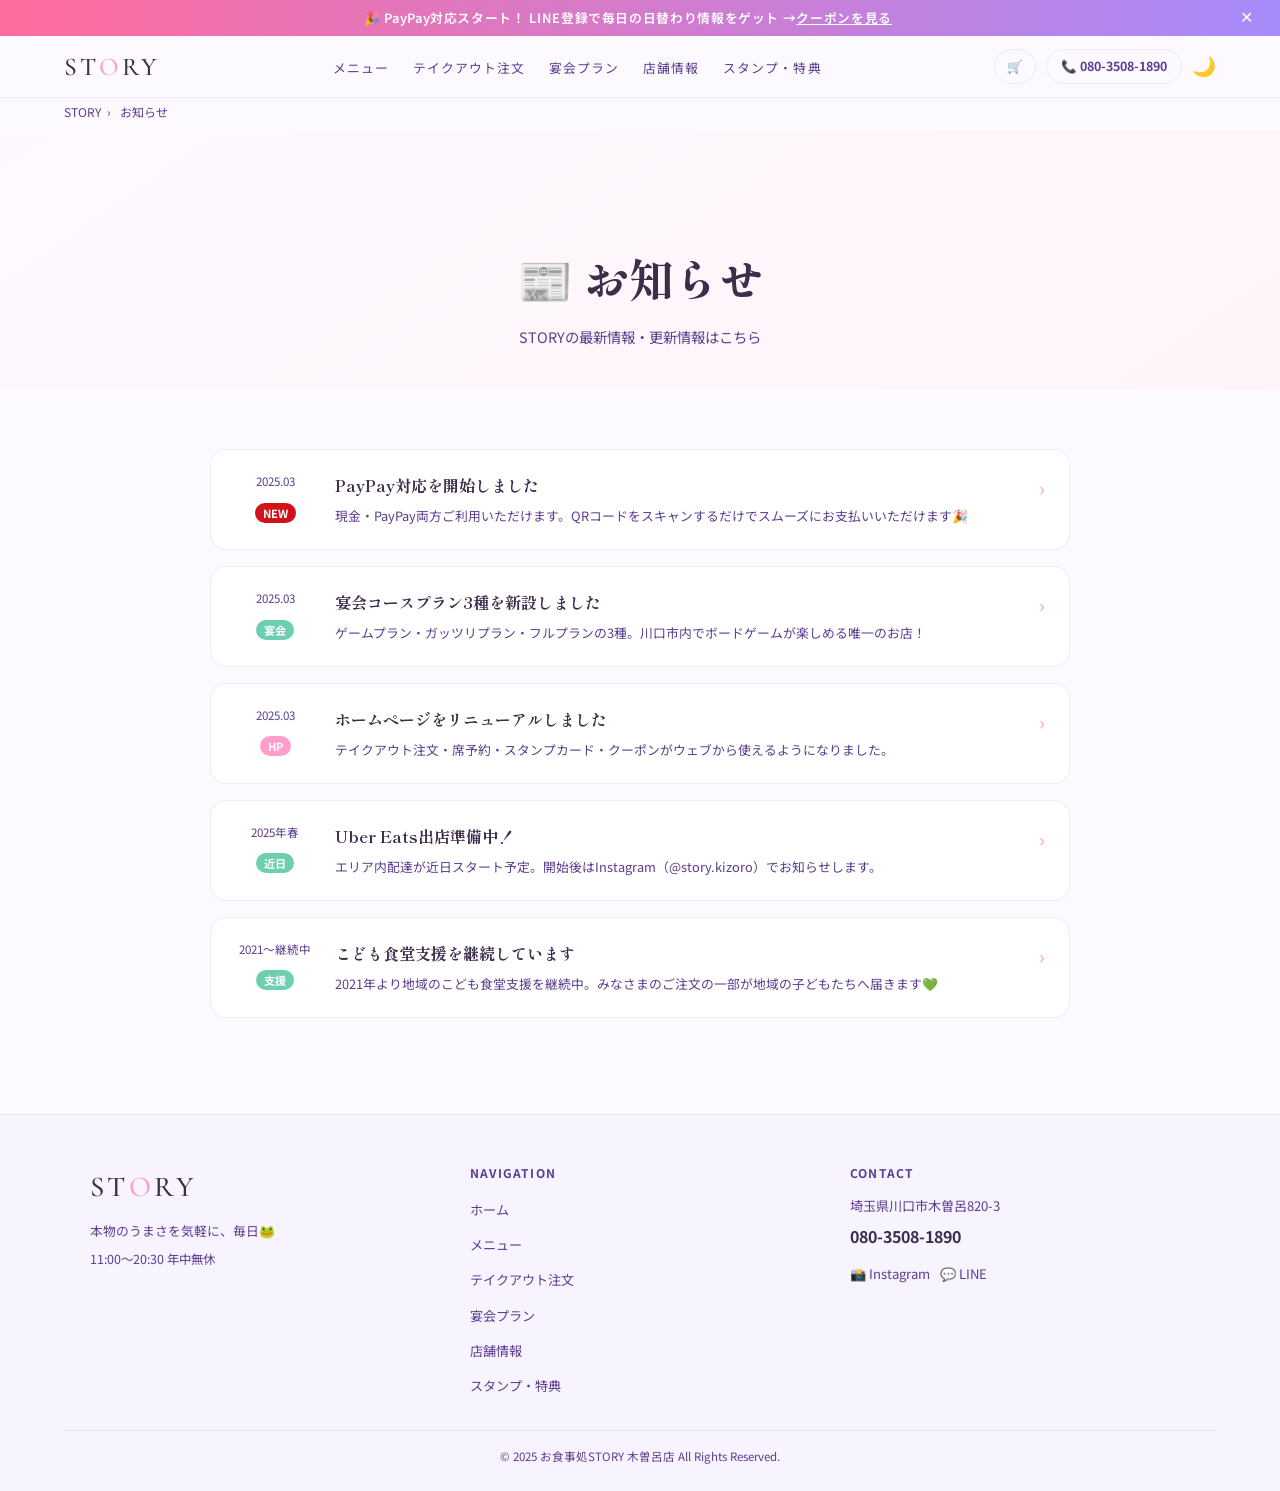
<file: news/index.html>
<!DOCTYPE html>
<html lang="ja">
<head>
<meta charset="UTF-8">
<meta name="viewport" content="width=device-width, initial-scale=1.0">
<title>お知らせ | STORY 川口市木曽呂</title>
<meta name="description" content="お食事処STORYのお知らせ・新着情報。PayPay対応・宴会プラン・Uber Eats出店情報など。">
<meta property="og:title" content="お知らせ | STORY 川口市木曽呂">
<meta property="og:type" content="website">
<meta name="theme-color" content="#ff9ecd">
<link rel="preconnect" href="https://fonts.googleapis.com">
<link rel="preconnect" href="https://fonts.gstatic.com" crossorigin>
<link href="https://fonts.googleapis.com/css2?family=Shippori+Mincho:wght@400;600;800&family=Cormorant+Garamond:wght@400;500&family=Noto+Sans+JP:wght@400;500;700&display=swap" rel="stylesheet">
<link rel="stylesheet" href="../css/style.css">
</head>
<body data-page="news">
<div id="site-header"></div>

<main id="main-content">
  <nav class="breadcrumb" aria-label="パンくずリスト">
    <a href="../index.html">STORY</a><span>›</span> お知らせ
  </nav>

  <section class="page-hero">
    <h1>📰 お知らせ</h1>
    <p>STORYの最新情報・更新情報はこちら</p>
  </section>

  <section style="padding:60px 5% 80px;">
    <div class="news-list-full" id="news-list-container">
      <p style="text-align:center;color:var(--brown);padding:40px;">読み込み中...</p>
    </div>
  </section>
</main>

<div id="site-footer"></div>

<script src="../js/data.js"></script>
<script src="../js/main.js"></script>
<script>
document.addEventListener('DOMContentLoaded', () => {
  const container = document.getElementById('news-list-container');
  if (!container || typeof NEWS_LIST === 'undefined') return;

  container.innerHTML = NEWS_LIST.map(item => `
    <a href="${item.file}" class="news-list-card fade-up">
      <div class="news-list-card-meta">
        <span class="news-list-card-date">${item.date}</span>
        <span class="news-badge ${item.badgeClass || ''}">${item.badge}</span>
      </div>
      <div class="news-list-card-body">
        <div class="news-list-card-title">${item.title}</div>
        <div class="news-list-card-summary">${item.summary}</div>
      </div>
      <span style="color:var(--amber);font-size:1.2rem;flex-shrink:0;" aria-hidden="true">›</span>
    </a>
  `).join('');
});
</script>
</body>
</html>
</file>
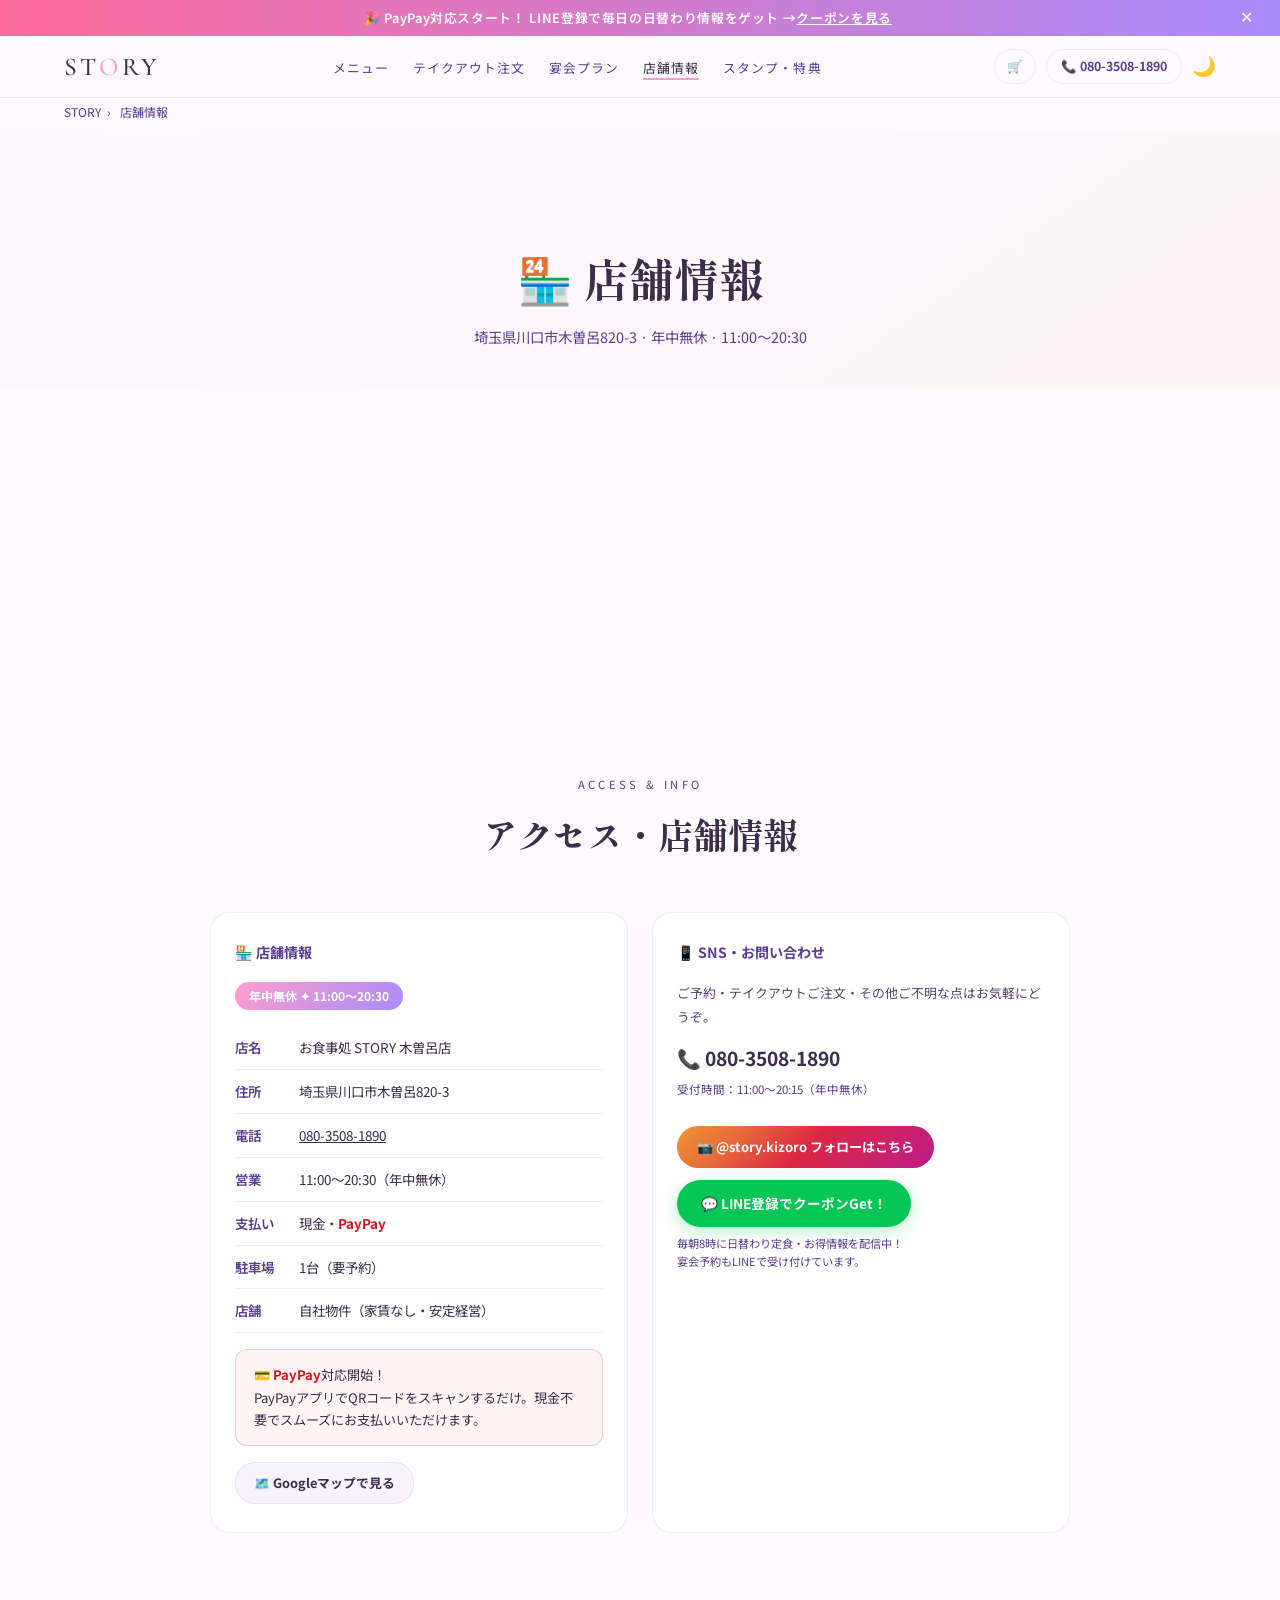
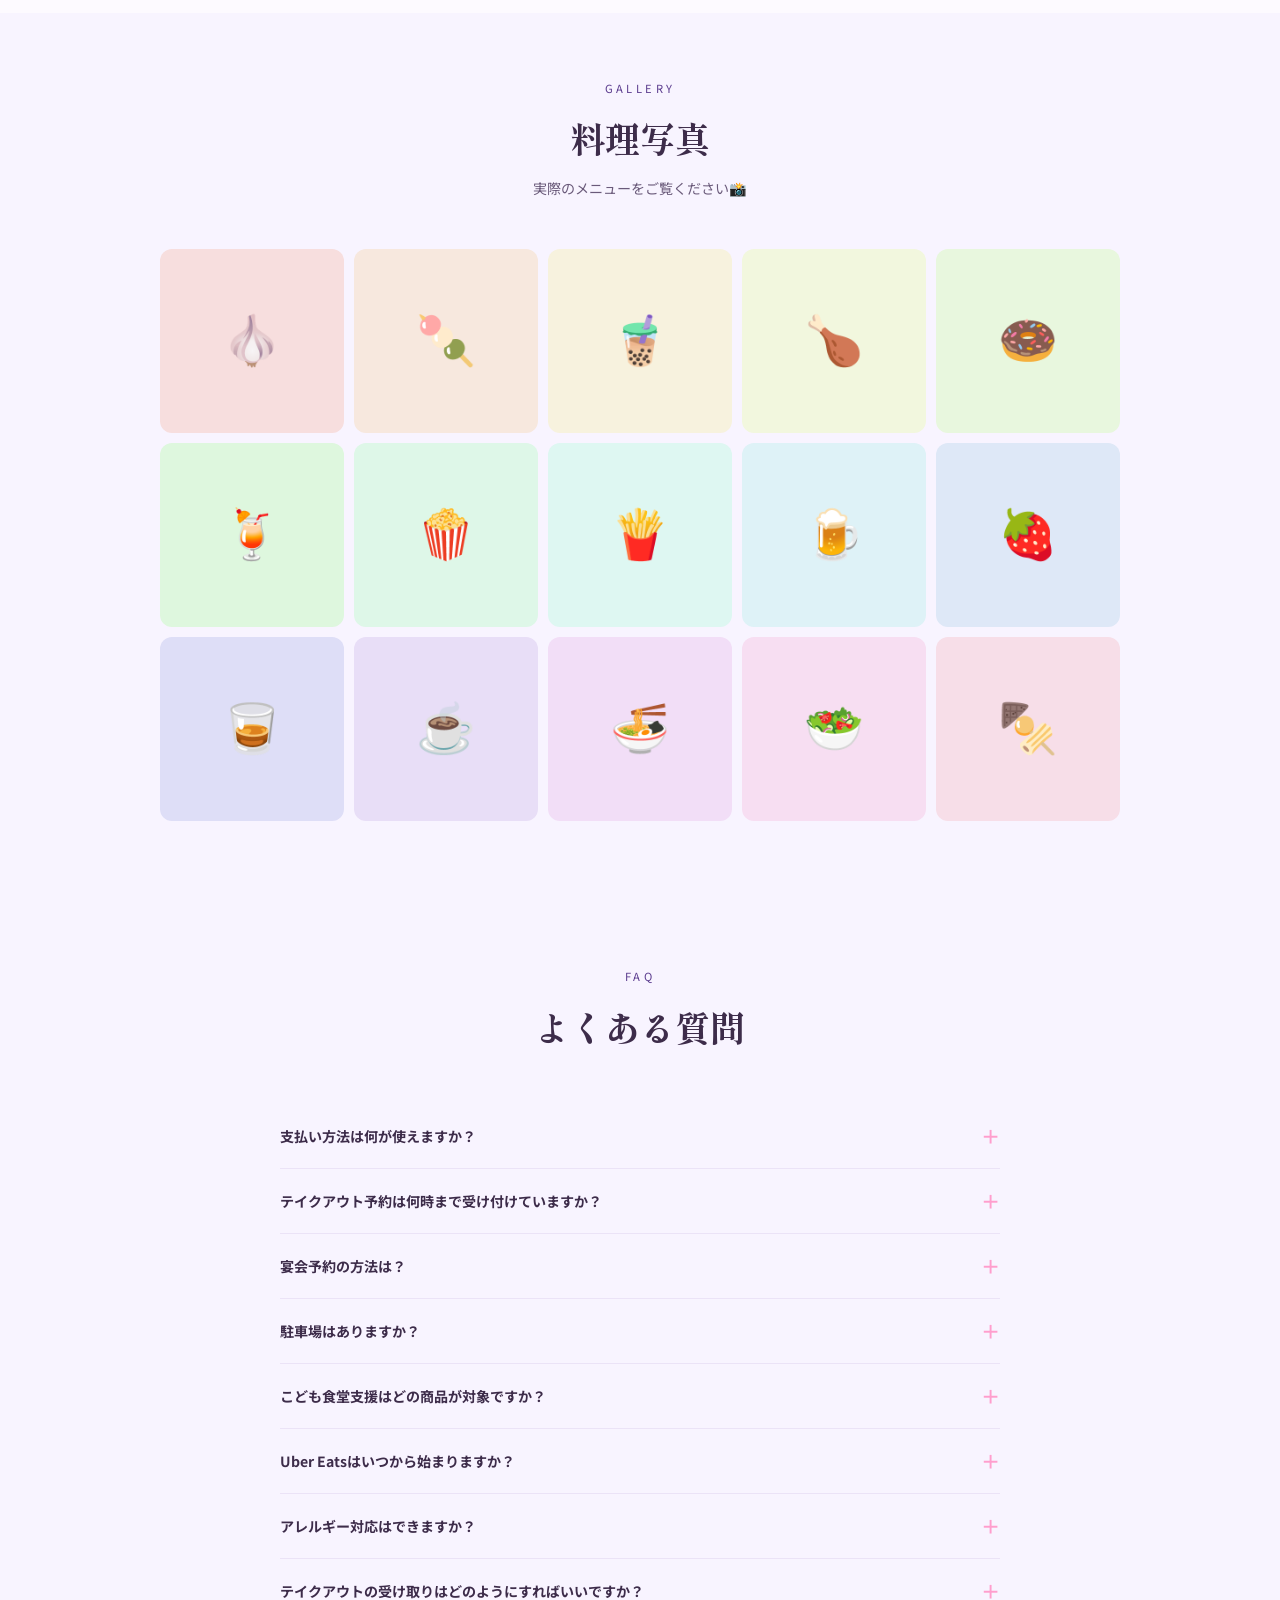
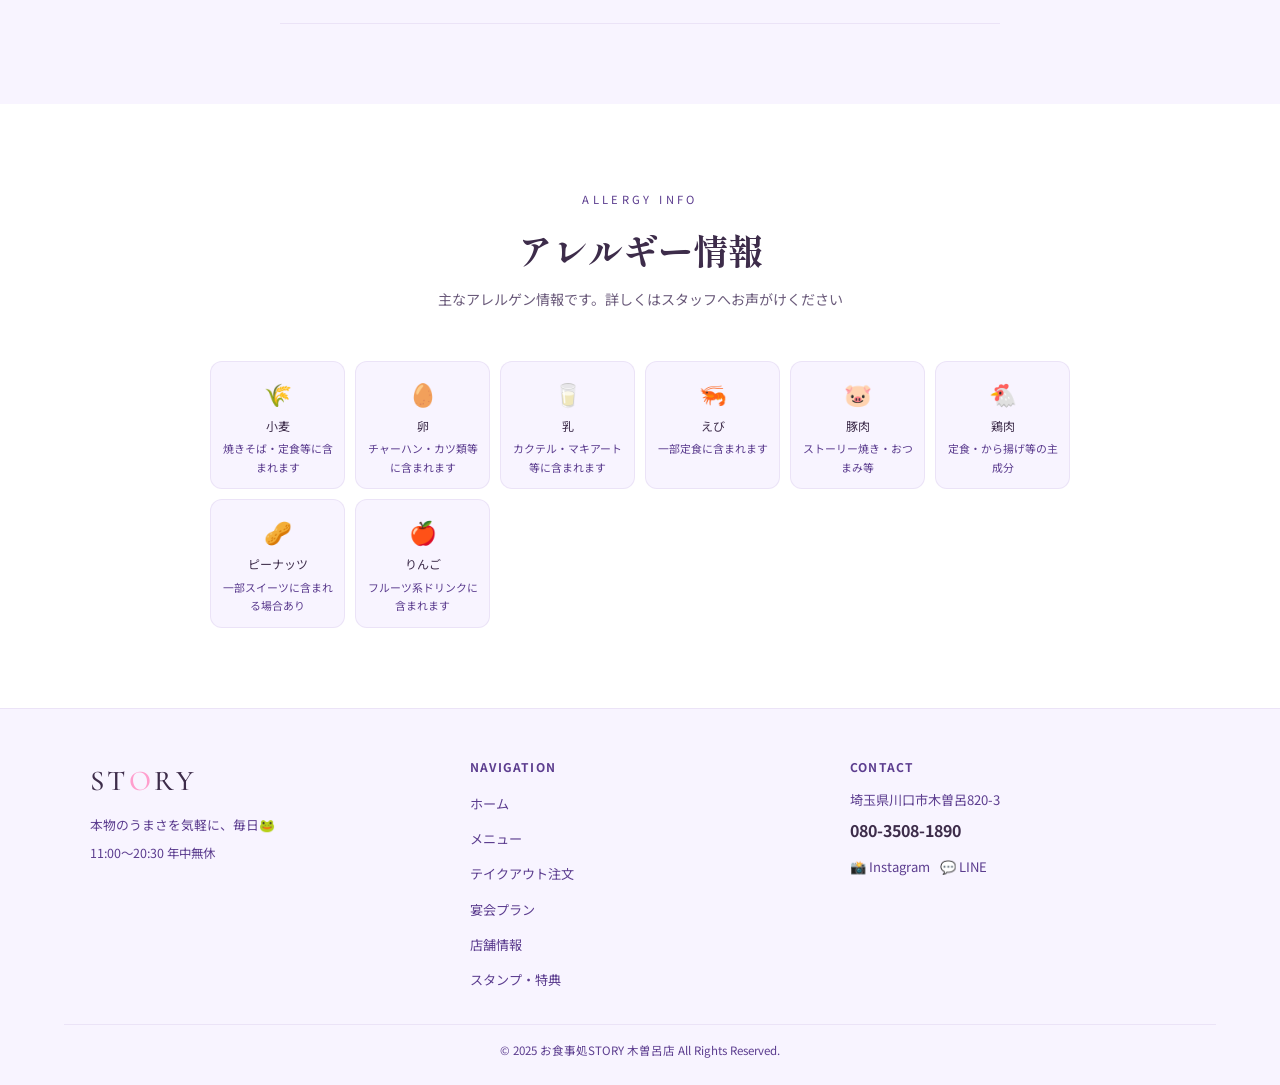
<file: about.html>
<!DOCTYPE html>
<html lang="ja">
<head>
<meta charset="UTF-8">
<meta name="viewport" content="width=device-width, initial-scale=1.0">
<title>店舗情報 | STORY 川口市木曽呂</title>
<meta name="description" content="お食事処STORY木曽呂店の店舗情報。埼玉県川口市木曽呂820-3。11:00〜20:30年中無休。PayPay対応。地図・アクセス・アレルギー情報。">
<meta property="og:title" content="店舗情報 | STORY 川口市木曽呂">
<meta property="og:type" content="website">
<meta name="theme-color" content="#ff9ecd">
<link rel="preconnect" href="https://fonts.googleapis.com">
<link rel="preconnect" href="https://fonts.gstatic.com" crossorigin>
<link href="https://fonts.googleapis.com/css2?family=Shippori+Mincho:wght@400;600;800&family=Cormorant+Garamond:wght@400;500&family=Noto+Sans+JP:wght@400;500;700&display=swap" rel="stylesheet">
<link rel="stylesheet" href="css/style.css">
</head>
<body data-page="about">
<div id="site-header"></div>

<main id="main-content">
  <nav class="breadcrumb">
    <a href="index.html">STORY</a><span>›</span> 店舗情報
  </nav>

  <section class="page-hero">
    <h1>🏪 店舗情報</h1>
    <p>埼玉県川口市木曽呂820-3 · 年中無休 · 11:00〜20:30</p>
  </section>

  <!-- Map -->
  <div id="map-section" aria-label="地図">
    <div class="map-embed-wrap">
      <iframe src="https://www.google.com/maps/embed?pb=!1m18!1m12!1m3!1d3231.7!2d139.7167!3d35.8456!2m3!1f0!2f0!3f0!3m2!1i1024!2i768!4f13.1!3m3!1m2!1s0x0%3A0x0!2zMzXCsDUwJzQ0LjIiTiAxMznCsDQzJzAwLjEiRQ!5e0!3m2!1sja!2sjp!4v1000000000000" width="100%" height="300" style="border:0;" allowfullscreen="" loading="lazy" referrerpolicy="no-referrer-when-downgrade" title="お食事処STORYの地図"></iframe>
    </div>
  </div>

  <!-- Store Info -->
  <section id="info" aria-label="店舗情報">
    <div class="section-header fade-up">
      <span class="section-eyebrow">ACCESS & INFO</span>
      <h2 class="section-title">アクセス・店舗情報</h2>
    </div>
    <div class="info-grid fade-up">
      <div class="info-card">
        <div class="info-card-title">🏪 店舗情報</div>
        <span class="hours-badge">年中無休 ✦ 11:00〜20:30</span>
        <div class="info-row"><span class="info-label">店名</span><span class="info-val">お食事処 STORY 木曽呂店</span></div>
        <div class="info-row"><span class="info-label">住所</span><span class="info-val">埼玉県川口市木曽呂820-3</span></div>
        <div class="info-row"><span class="info-label">電話</span><span class="info-val"><a href="tel:08035081890">080-3508-1890</a></span></div>
        <div class="info-row"><span class="info-label">営業</span><span class="info-val">11:00〜20:30（年中無休）</span></div>
        <div class="info-row"><span class="info-label">支払い</span><span class="info-val">現金・<strong style="color:var(--paypay)">PayPay</strong></span></div>
        <div class="info-row"><span class="info-label">駐車場</span><span class="info-val">1台（要予約）</span></div>
        <div class="info-row"><span class="info-label">店舗</span><span class="info-val">自社物件（家賃なし・安定経営）</span></div>
        <div class="paypay-notice">
          <strong>💳 PayPay</strong>対応開始！<br>
          PayPayアプリでQRコードをスキャンするだけ。現金不要でスムーズにお支払いいただけます。
        </div>
        <a href="https://www.google.com/maps/dir/?api=1&destination=埼玉県川口市木曽呂820-3" target="_blank" rel="noopener" class="map-btn">🗺️ Googleマップで見る</a>
      </div>
      <div class="info-card">
        <div class="info-card-title">📱 SNS・お問い合わせ</div>
        <p style="font-size:0.8rem;color:#5a4070;line-height:1.9;margin-bottom:12px">ご予約・テイクアウトご注文・その他ご不明な点はお気軽にどうぞ。</p>
        <a href="tel:08035081890" class="tel-link">📞 080-3508-1890</a>
        <p style="font-size:0.72rem;color:var(--brown);margin-bottom:16px">受付時間：11:00〜20:15（年中無休）</p>
        <a href="https://instagram.com/story.kizoro" target="_blank" rel="noopener" class="instagram-btn">📷 @story.kizoro フォローはこちら</a>
        <a href="https://line.me/R/ti/p/@story_kizoro" target="_blank" rel="noopener" class="line-btn">💬 LINE登録でクーポンGet！</a>
        <p style="font-size:0.7rem;color:var(--brown);margin-top:8px;line-height:1.6">毎朝8時に日替わり定食・お得情報を配信中！<br>宴会予約もLINEで受け付けています。</p>
      </div>
    </div>
  </section>

  <!-- Gallery -->
  <section id="gallery-section" style="padding:60px 5%;background:var(--warm);">
    <div class="section-header fade-up">
      <span class="section-eyebrow">GALLERY</span>
      <h2 class="section-title">料理写真</h2>
      <p class="section-lead">実際のメニューをご覧ください📸</p>
    </div>
    <div class="gallery-grid" id="gallery-grid"></div>
  </section>
  <div id="lightbox" onclick="closeLightbox()" role="dialog" aria-modal="true" aria-label="画像拡大">
    <div class="lightbox-content"></div>
  </div>

  <!-- FAQ -->
  <section id="faq" aria-label="よくある質問">
    <div class="section-header fade-up">
      <span class="section-eyebrow">FAQ</span>
      <h2 class="section-title">よくある質問</h2>
    </div>
    <div class="faq-list fade-up">
      <div class="faq-item">
        <button class="faq-q" onclick="toggleFaq(this)" aria-expanded="false">支払い方法は何が使えますか？<span class="faq-icon">＋</span></button>
        <div class="faq-a">現金とPayPayがご利用いただけます。2025年3月よりPayPay対応を開始しました。</div>
      </div>
      <div class="faq-item">
        <button class="faq-q" onclick="toggleFaq(this)" aria-expanded="false">テイクアウト予約は何時まで受け付けていますか？<span class="faq-icon">＋</span></button>
        <div class="faq-a">当日11:00〜20:15まで受け付けています。前日17:00までのご予約で時間指定受け取りが可能です。お急ぎの場合は 080-3508-1890 へ直接ご連絡ください。</div>
      </div>
      <div class="faq-item">
        <button class="faq-q" onclick="toggleFaq(this)" aria-expanded="false">宴会予約の方法は？<span class="faq-icon">＋</span></button>
        <div class="faq-a">このページの予約フォーム、お電話（080-3508-1890）、またはLINEからご予約ください。フルプランは前日17:00までの予約が必須です。</div>
      </div>
      <div class="faq-item">
        <button class="faq-q" onclick="toggleFaq(this)" aria-expanded="false">駐車場はありますか？<span class="faq-icon">＋</span></button>
        <div class="faq-a">1台分の駐車スペースがあります。事前にご予約いただくとご利用しやすいです。</div>
      </div>
      <div class="faq-item">
        <button class="faq-q" onclick="toggleFaq(this)" aria-expanded="false">こども食堂支援はどの商品が対象ですか？<span class="faq-icon">＋</span></button>
        <div class="faq-a">💚マークのついた商品が対象です。特盛ポップコーン・大人なチュロス爆盛り・生クリームタピオカ各種・濃い目のレモネードなどです。ご注文の一部が地域のこども食堂へ寄付されます。</div>
      </div>
      <div class="faq-item">
        <button class="faq-q" onclick="toggleFaq(this)" aria-expanded="false">Uber Eatsはいつから始まりますか？<span class="faq-icon">＋</span></button>
        <div class="faq-a">2025年春ごろを目標に準備中です。開始後はこのページとInstagram（@story.kizoro）でお知らせします。</div>
      </div>
      <div class="faq-item">
        <button class="faq-q" onclick="toggleFaq(this)" aria-expanded="false">アレルギー対応はできますか？<span class="faq-icon">＋</span></button>
        <div class="faq-a">ご注文時またはお電話にてお知らせください。可能な範囲で対応いたします。</div>
      </div>
      <div class="faq-item">
        <button class="faq-q" onclick="toggleFaq(this)" aria-expanded="false">テイクアウトの受け取りはどのようにすればいいですか？<span class="faq-icon">＋</span></button>
        <div class="faq-a">ご予約いただいた時間にご来店ください。お名前をスタッフにお伝えいただくとスムーズです。お支払いは受け取り時に現金またはPayPayでお願いします。</div>
      </div>
    </div>
  </section>

  <!-- Allergy -->
  <section id="allergy-section" aria-label="アレルギー情報">
    <div class="section-header fade-up">
      <span class="section-eyebrow">ALLERGY INFO</span>
      <h2 class="section-title">アレルギー情報</h2>
      <p class="section-lead">主なアレルゲン情報です。詳しくはスタッフへお声がけください</p>
    </div>
    <div class="allergy-grid fade-up">
      <div class="allergy-item"><span class="allergy-icon">🌾</span>小麦<div class="allergy-desc">焼きそば・定食等に含まれます</div></div>
      <div class="allergy-item"><span class="allergy-icon">🥚</span>卵<div class="allergy-desc">チャーハン・カツ類等に含まれます</div></div>
      <div class="allergy-item"><span class="allergy-icon">🥛</span>乳<div class="allergy-desc">カクテル・マキアート等に含まれます</div></div>
      <div class="allergy-item"><span class="allergy-icon">🦐</span>えび<div class="allergy-desc">一部定食に含まれます</div></div>
      <div class="allergy-item"><span class="allergy-icon">🐷</span>豚肉<div class="allergy-desc">ストーリー焼き・おつまみ等</div></div>
      <div class="allergy-item"><span class="allergy-icon">🐔</span>鶏肉<div class="allergy-desc">定食・から揚げ等の主成分</div></div>
      <div class="allergy-item"><span class="allergy-icon">🥜</span>ピーナッツ<div class="allergy-desc">一部スイーツに含まれる場合あり</div></div>
      <div class="allergy-item"><span class="allergy-icon">🍎</span>りんご<div class="allergy-desc">フルーツ系ドリンクに含まれます</div></div>
    </div>
  </section>
</main>

<div id="site-footer"></div>

<script src="js/data.js"></script>
<script src="js/main.js"></script>
<script src="js/gallery.js"></script>
</body>
</html>
</file>
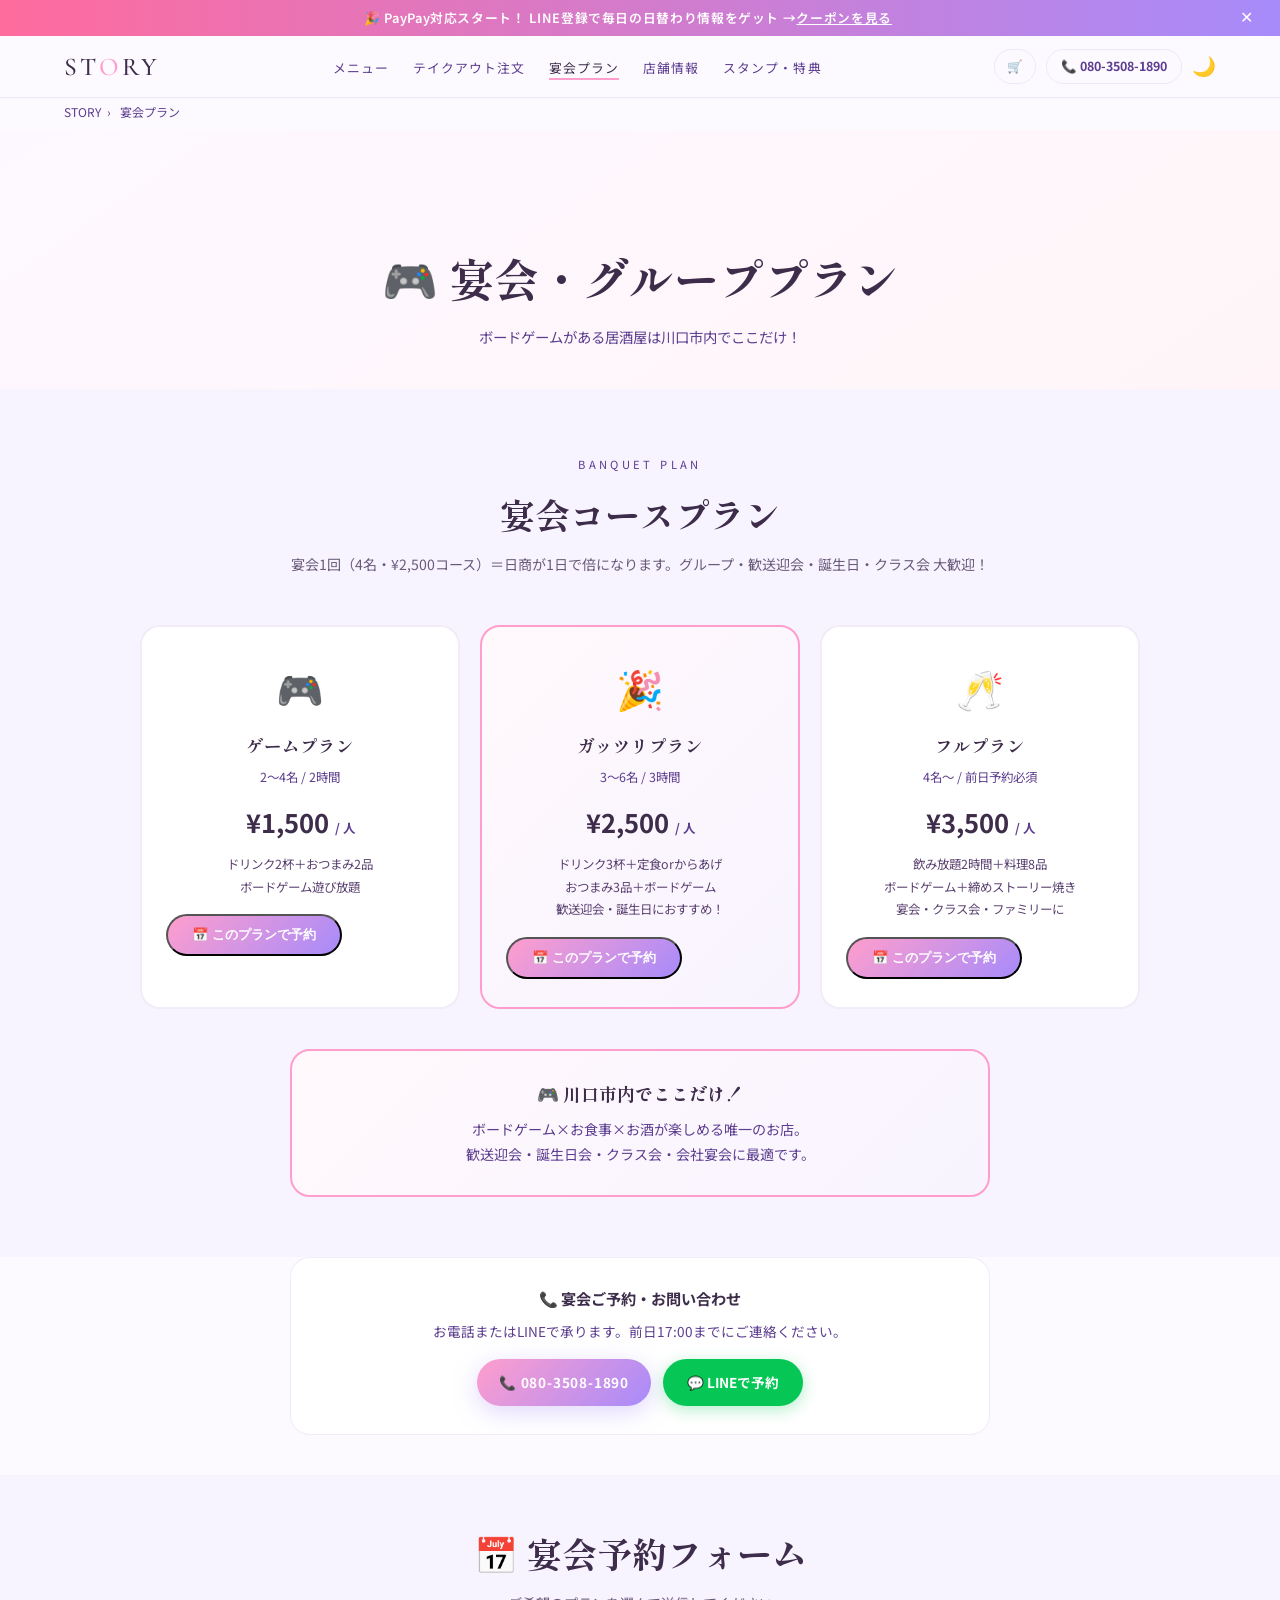
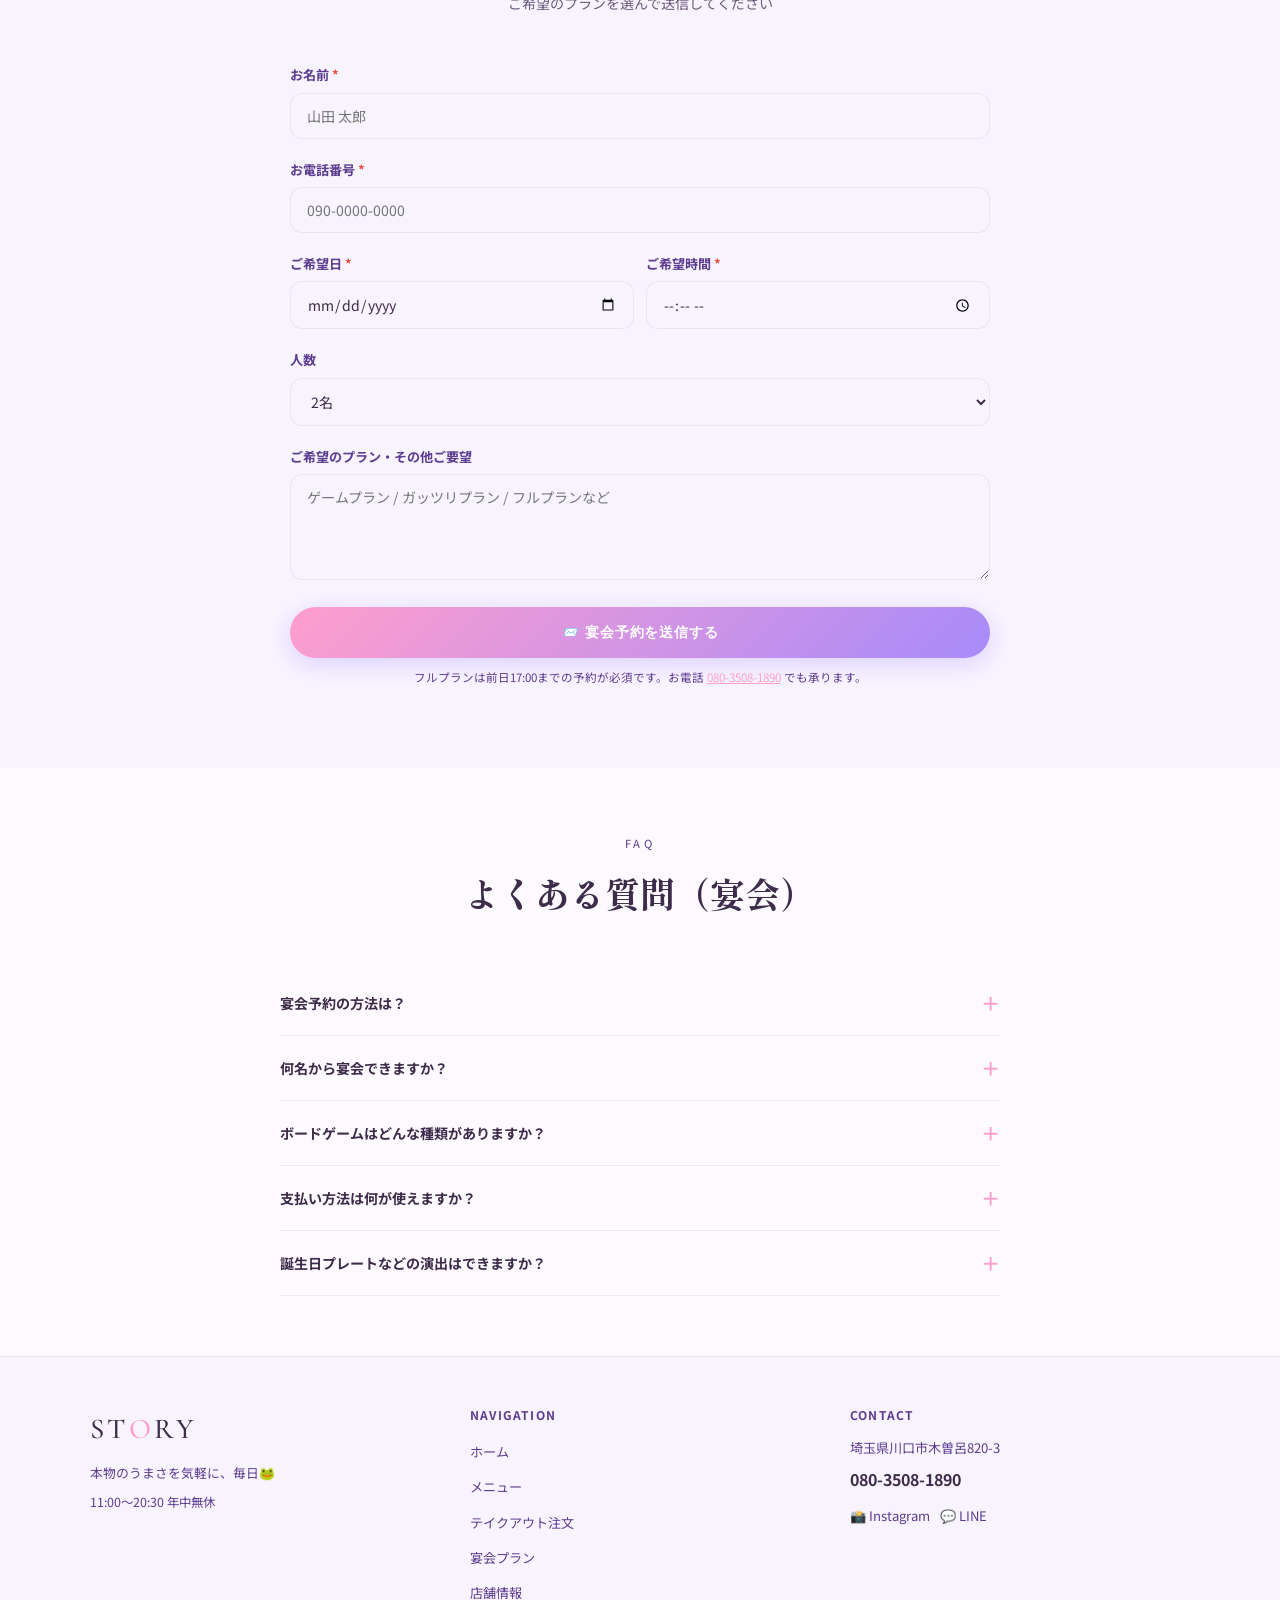
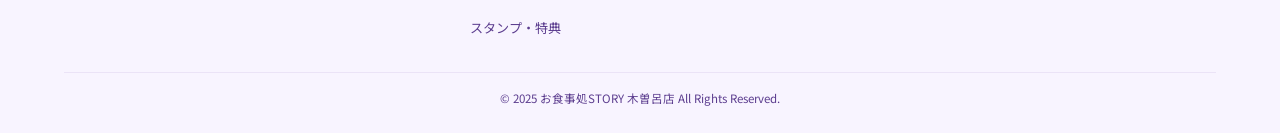
<file: banquet.html>
<!DOCTYPE html>
<html lang="ja">
<head>
<meta charset="UTF-8">
<meta name="viewport" content="width=device-width, initial-scale=1.0">
<title>宴会プラン | STORY 川口市木曽呂</title>
<meta name="description" content="STORYの宴会・グループプラン。ボードゲームがある居酒屋は川口市内でここだけ！歓送迎会・誕生日・クラス会に。">
<meta property="og:title" content="宴会プラン | STORY 川口市木曽呂">
<meta property="og:type" content="website">
<meta name="theme-color" content="#ff9ecd">
<link rel="preconnect" href="https://fonts.googleapis.com">
<link rel="preconnect" href="https://fonts.gstatic.com" crossorigin>
<link href="https://fonts.googleapis.com/css2?family=Shippori+Mincho:wght@400;600;800&family=Cormorant+Garamond:wght@400;500&family=Noto+Sans+JP:wght@400;500;700&display=swap" rel="stylesheet">
<link rel="stylesheet" href="css/style.css">
</head>
<body data-page="banquet">
<div id="site-header"></div>

<main id="main-content">
  <nav class="breadcrumb">
    <a href="index.html">STORY</a><span>›</span> 宴会プラン
  </nav>

  <section class="page-hero">
    <h1>🎮 宴会・グループプラン</h1>
    <p>ボードゲームがある居酒屋は川口市内でここだけ！</p>
  </section>

  <!-- Banquet Plans -->
  <section id="banquet-section" style="padding:60px 5%;">
    <div style="max-width:1100px;margin:0 auto;">
      <div class="section-header fade-up">
        <span class="section-eyebrow">BANQUET PLAN</span>
        <h2 class="section-title">宴会コースプラン</h2>
        <p class="section-lead">宴会1回（4名・¥2,500コース）＝日商が1日で倍になります。グループ・歓送迎会・誕生日・クラス会 大歓迎！</p>
      </div>

      <div class="banquet-grid fade-up">
        <div class="banquet-card">
          <div class="banquet-icon">🎮</div>
          <div class="banquet-name">ゲームプラン</div>
          <div class="banquet-person">2〜4名 / 2時間</div>
          <div class="banquet-price">¥1,500 <span>/ 人</span></div>
          <div class="banquet-items">ドリンク2杯＋おつまみ2品<br>ボードゲーム遊び放題</div>
          <button class="banquet-reserve-btn" onclick="selectPlan('ゲームプラン（¥1,500/人）')">📅 このプランで予約</button>
        </div>
        <div class="banquet-card featured">
          <div class="banquet-icon">🎉</div>
          <div class="banquet-name">ガッツリプラン</div>
          <div class="banquet-person">3〜6名 / 3時間</div>
          <div class="banquet-price">¥2,500 <span>/ 人</span></div>
          <div class="banquet-items">ドリンク3杯＋定食orからあげ<br>おつまみ3品＋ボードゲーム<br>歓送迎会・誕生日におすすめ！</div>
          <button class="banquet-reserve-btn" onclick="selectPlan('ガッツリプラン（¥2,500/人）')">📅 このプランで予約</button>
        </div>
        <div class="banquet-card">
          <div class="banquet-icon">🥂</div>
          <div class="banquet-name">フルプラン</div>
          <div class="banquet-person">4名〜 / 前日予約必須</div>
          <div class="banquet-price">¥3,500 <span>/ 人</span></div>
          <div class="banquet-items">飲み放題2時間＋料理8品<br>ボードゲーム＋締めストーリー焼き<br>宴会・クラス会・ファミリーに</div>
          <button class="banquet-reserve-btn" onclick="selectPlan('フルプラン（¥3,500/人）')">📅 このプランで予約</button>
        </div>
      </div>

      <!-- Callout -->
      <div class="fade-up" style="text-align:center;margin-top:40px;padding:28px;background:linear-gradient(135deg,#fff9fc,#f8f4ff);border-radius:20px;border:2px solid var(--amber);max-width:700px;margin-left:auto;margin-right:auto;">
        <p style="font-size:1.1rem;font-weight:800;font-family:'Shippori Mincho',serif;margin-bottom:8px;">🎮 川口市内でここだけ！</p>
        <p style="font-size:0.88rem;color:var(--brown);line-height:1.8;">ボードゲーム×お食事×お酒が楽しめる唯一のお店。<br>歓送迎会・誕生日会・クラス会・会社宴会に最適です。</p>
      </div>
    </div>
  </section>

  <!-- Contact CTA -->
  <section style="padding:0 5% 40px;">
    <div style="max-width:700px;margin:0 auto;text-align:center;padding:28px;background:#fff;border-radius:20px;border:1.5px solid var(--border);">
      <p style="font-size:0.95rem;font-weight:700;margin-bottom:8px;">📞 宴会ご予約・お問い合わせ</p>
      <p style="font-size:0.85rem;color:var(--brown);margin-bottom:16px;">お電話またはLINEで承ります。前日17:00までにご連絡ください。</p>
      <div style="display:flex;gap:12px;justify-content:center;flex-wrap:wrap;">
        <a href="tel:08035081890" class="btn-primary" style="padding:10px 22px;font-size:0.85rem;">📞 080-3508-1890</a>
        <a href="https://line.me/R/ti/p/@story_kizoro" target="_blank" class="line-btn" style="margin-top:0;">💬 LINEで予約</a>
      </div>
    </div>
  </section>

  <!-- Booking Form -->
  <section id="banquet-form" style="padding:40px 5% 80px;background:var(--warm);">
    <div style="max-width:700px;margin:0 auto;">
      <div class="section-header fade-up">
        <h2 class="section-title">📅 宴会予約フォーム</h2>
        <p class="section-lead">ご希望のプランを選んで送信してください</p>
      </div>
      <form onsubmit="event.preventDefault();submitBanquetForm();" class="fade-up">
        <div class="form-group">
          <label class="form-label" for="banquet-name">お名前 <span style="color:#e74c3c;" aria-hidden="true">*</span><span class="sr-only">（必須）</span></label>
          <input class="form-input" type="text" id="banquet-name" required placeholder="山田 太郎" aria-required="true">
        </div>
        <div class="form-group">
          <label class="form-label" for="banquet-tel">お電話番号 <span style="color:#e74c3c;" aria-hidden="true">*</span><span class="sr-only">（必須）</span></label>
          <input class="form-input" type="tel" id="banquet-tel" required placeholder="090-0000-0000" aria-required="true">
        </div>
        <div style="display:grid;grid-template-columns:1fr 1fr;gap:12px;">
          <div class="form-group">
            <label class="form-label" for="banquet-date">ご希望日 <span style="color:#e74c3c;" aria-hidden="true">*</span><span class="sr-only">（必須）</span></label>
            <input class="form-input" type="date" id="banquet-date" required aria-required="true">
          </div>
          <div class="form-group">
            <label class="form-label" for="banquet-time">ご希望時間 <span style="color:#e74c3c;" aria-hidden="true">*</span><span class="sr-only">（必須）</span></label>
            <input class="form-input" type="time" id="banquet-time" min="11:00" max="20:15" required aria-required="true">
          </div>
        </div>
        <div class="form-group">
          <label class="form-label" for="banquet-party">人数</label>
          <select class="form-input" id="banquet-party">
            <option>2名</option><option>3名</option><option>4名</option>
            <option>5名</option><option>6名</option><option>7名以上</option>
          </select>
        </div>
        <div class="form-group">
          <label class="form-label" for="banquet-note">ご希望のプラン・その他ご要望</label>
          <textarea class="form-input" id="banquet-note" rows="4" placeholder="ゲームプラン / ガッツリプラン / フルプランなど"></textarea>
        </div>
        <button type="submit" class="btn-primary" style="width:100%;justify-content:center;border:none;cursor:pointer;padding:16px;">📨 宴会予約を送信する</button>
        <p style="font-size:0.72rem;color:var(--brown);margin-top:10px;text-align:center;">フルプランは前日17:00までの予約が必須です。お電話 <a href="tel:08035081890" style="color:var(--amber);">080-3508-1890</a> でも承ります。</p>
      </form>
      <div id="banquet-success" role="status" aria-live="polite" style="display:none;margin-top:16px;padding:16px;background:#e8f5e9;border-radius:12px;text-align:center;color:#2e7d32;font-weight:700;">✅ 送信ありがとうございます！確認次第ご連絡いたします🐸</div>
    </div>
  </section>

  <!-- FAQ subset -->
  <section id="faq" style="padding:60px 5%;background:var(--cream);">
    <div style="max-width:800px;margin:0 auto;">
      <div class="section-header fade-up">
        <span class="section-eyebrow">FAQ</span>
        <h2 class="section-title">よくある質問（宴会）</h2>
      </div>
      <div class="faq-list fade-up">
        <div class="faq-item">
          <button class="faq-q" onclick="toggleFaq(this)" aria-expanded="false">宴会予約の方法は？<span class="faq-icon">＋</span></button>
          <div class="faq-a">このページの予約フォーム、お電話（080-3508-1890）、またはLINEからご予約ください。フルプランは前日17:00までの予約が必須です。</div>
        </div>
        <div class="faq-item">
          <button class="faq-q" onclick="toggleFaq(this)" aria-expanded="false">何名から宴会できますか？<span class="faq-icon">＋</span></button>
          <div class="faq-a">ゲームプランは2名〜、ガッツリプランは3名〜、フルプランは4名〜ご利用いただけます。大人数の場合はお電話でご相談ください。</div>
        </div>
        <div class="faq-item">
          <button class="faq-q" onclick="toggleFaq(this)" aria-expanded="false">ボードゲームはどんな種類がありますか？<span class="faq-icon">＋</span></button>
          <div class="faq-a">カタン・ドミニオン・ウノ・人狼・カードゲームなど多数ご用意しております。初心者の方でもスタッフがルールをご説明しますのでお気軽にどうぞ。</div>
        </div>
        <div class="faq-item">
          <button class="faq-q" onclick="toggleFaq(this)" aria-expanded="false">支払い方法は何が使えますか？<span class="faq-icon">＋</span></button>
          <div class="faq-a">現金とPayPayがご利用いただけます。2025年3月よりPayPay対応を開始しました。</div>
        </div>
        <div class="faq-item">
          <button class="faq-q" onclick="toggleFaq(this)" aria-expanded="false">誕生日プレートなどの演出はできますか？<span class="faq-icon">＋</span></button>
          <div class="faq-a">ご予約時にお申し付けください。可能な範囲でお誕生日のお祝い演出をご用意いたします。詳しくはお電話またはLINEでご相談ください。</div>
        </div>
      </div>
    </div>
  </section>
</main>

<div id="site-footer"></div>

<script src="js/data.js"></script>
<script src="js/main.js"></script>
<script>
function selectPlan(planName) {
  const note = document.getElementById('banquet-note');
  if (note) note.value = planName + 'でのご予約希望';
  const form = document.getElementById('banquet-form');
  if (form) form.scrollIntoView({ behavior: 'smooth' });
}

function submitBanquetForm() {
  const name = document.getElementById('banquet-name').value.trim();
  const tel = document.getElementById('banquet-tel').value.trim();
  const date = document.getElementById('banquet-date').value;
  const time = document.getElementById('banquet-time').value;
  if (!name || !tel || !date || !time) {
    alert('お名前、お電話番号、ご希望日、ご希望時間は必須です。');
    return;
  }
  const msg = document.getElementById('banquet-success');
  if (msg) { msg.style.display = 'block'; setTimeout(() => msg.style.display = 'none', 5000); }
}

// Set min date
document.addEventListener('DOMContentLoaded', () => {
  const dateInput = document.getElementById('banquet-date');
  if (dateInput) {
    const tomorrow = new Date();
    tomorrow.setDate(tomorrow.getDate() + 1);
    dateInput.min = tomorrow.toISOString().split('T')[0];
  }
});
</script>
</body>
</html>
</file>
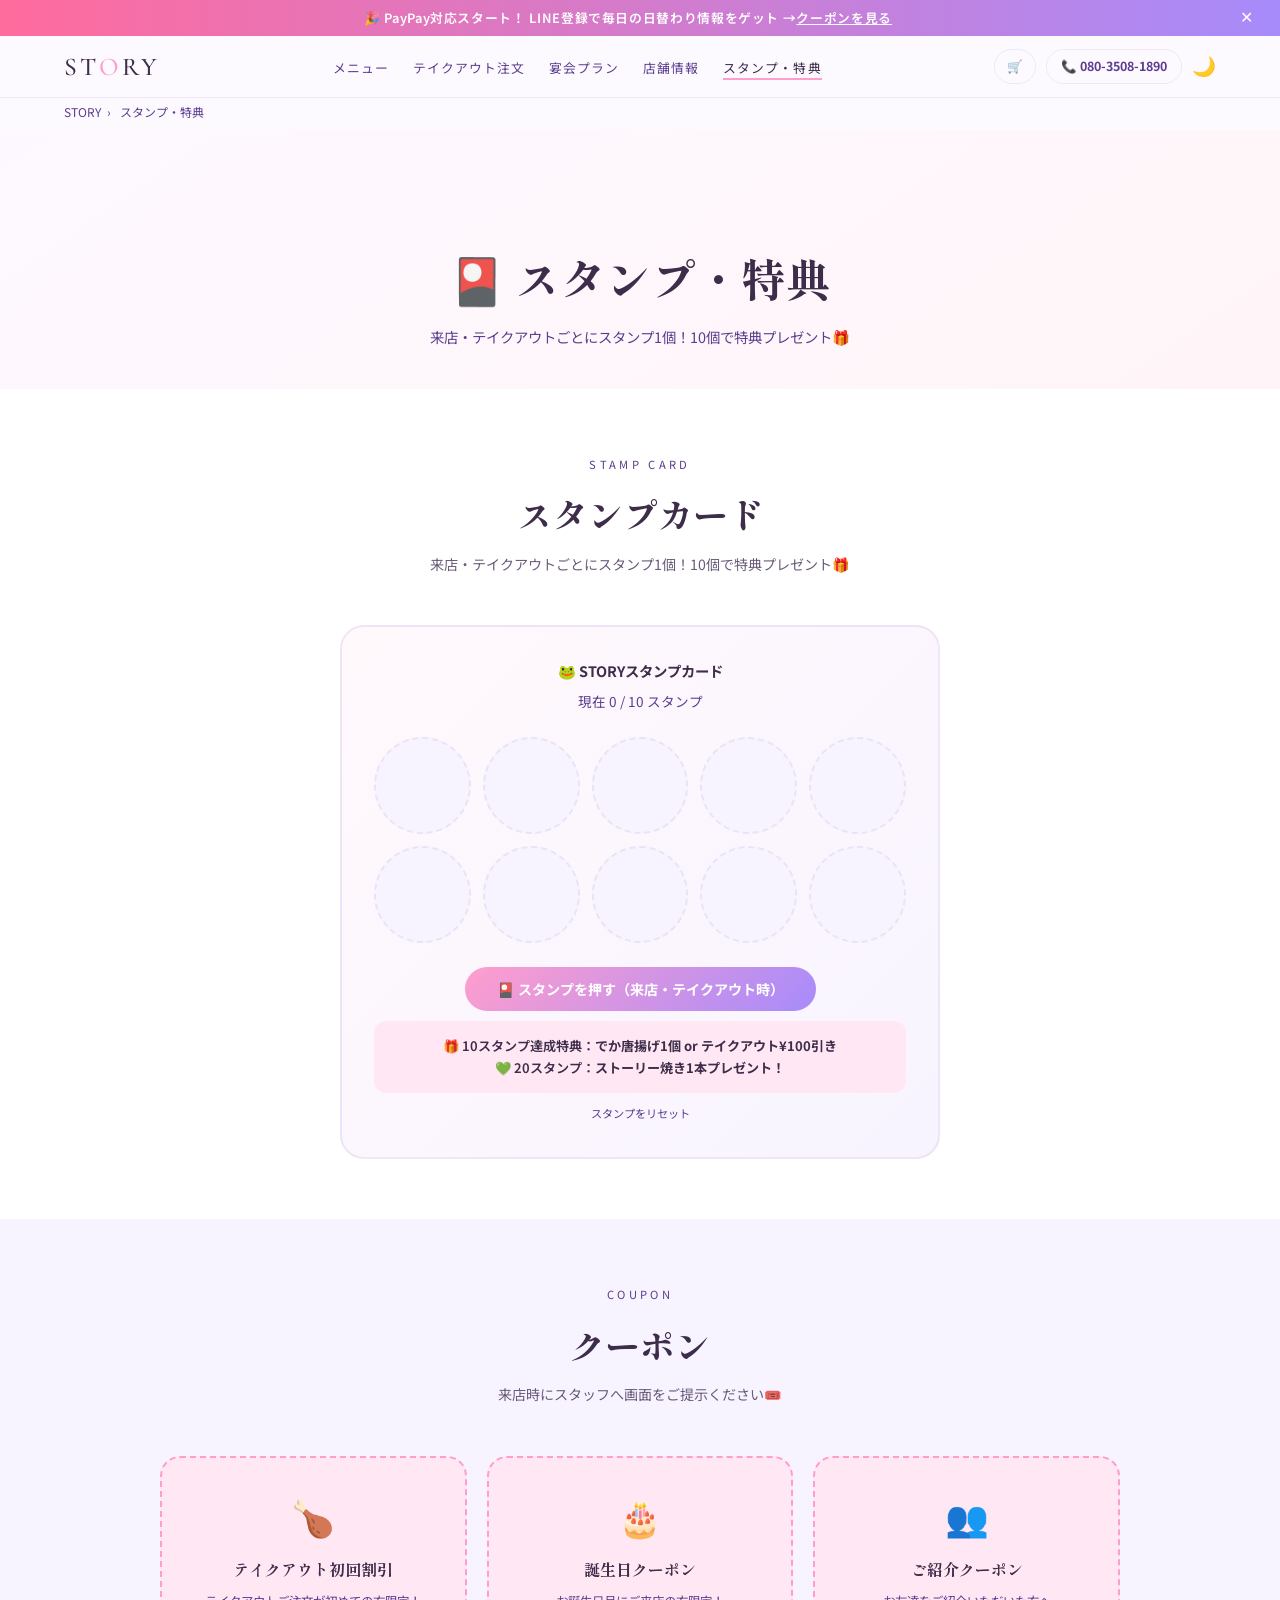
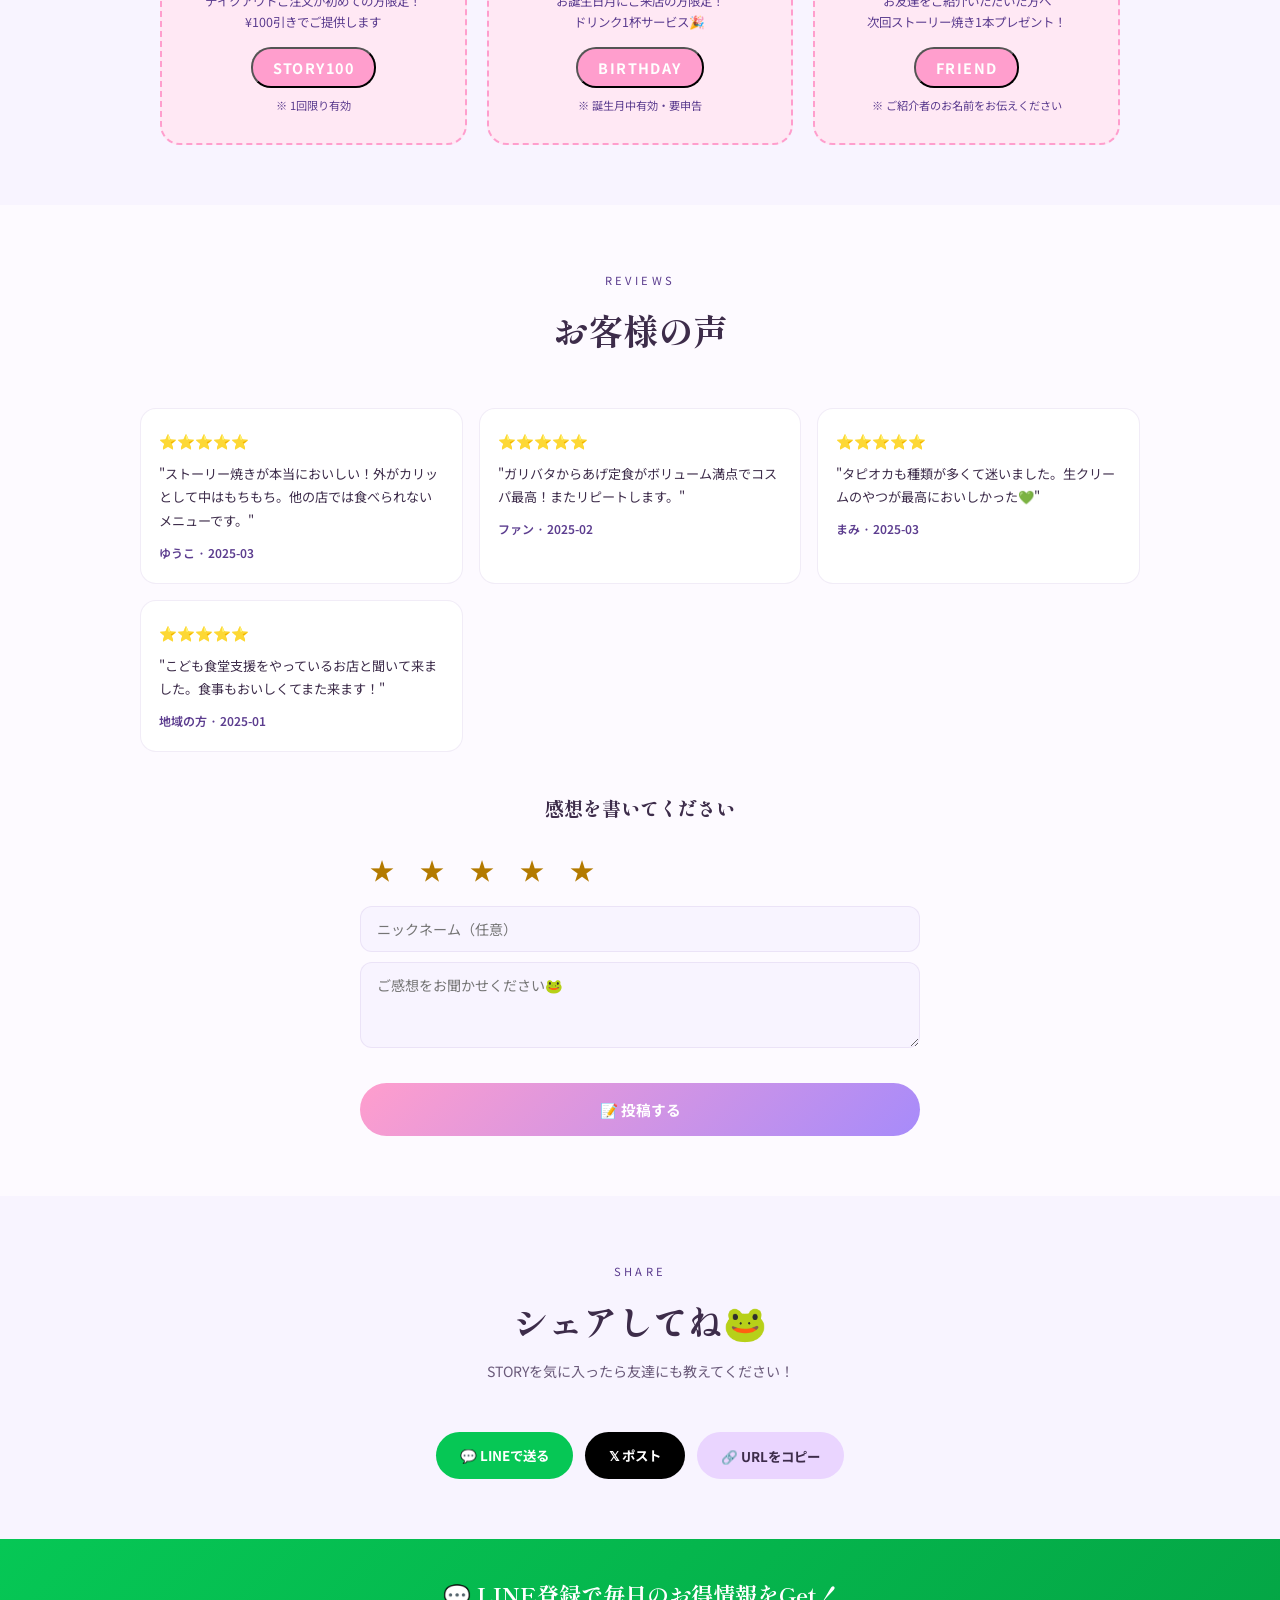
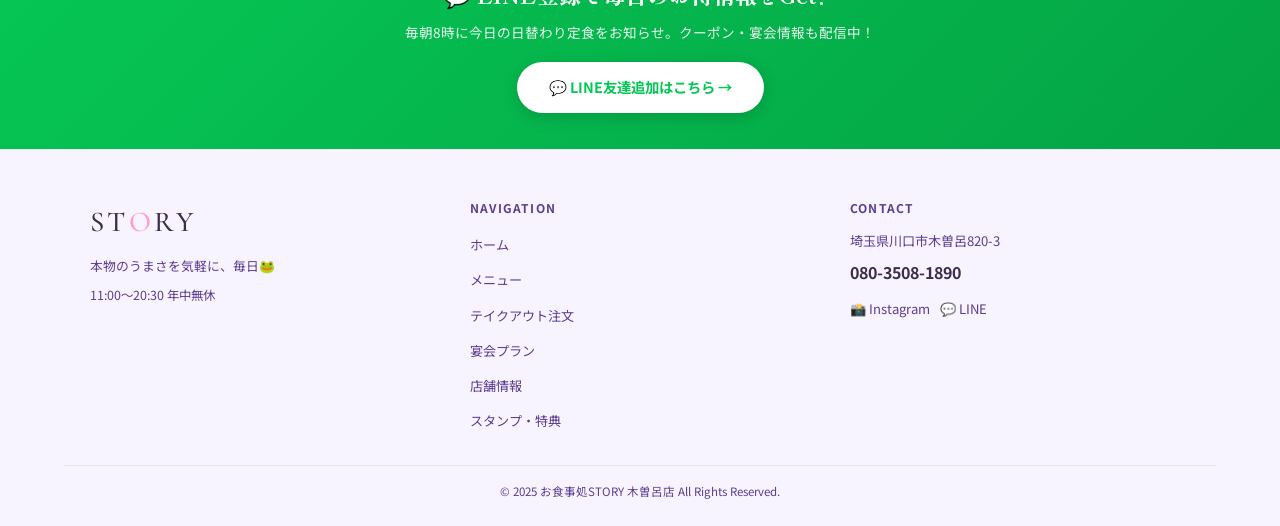
<file: loyalty.html>
<!DOCTYPE html>
<html lang="ja">
<head>
<meta charset="UTF-8">
<meta name="viewport" content="width=device-width, initial-scale=1.0">
<title>スタンプ・特典 | STORY 川口市木曽呂</title>
<meta name="description" content="STORYのスタンプカード・クーポン・口コミ。10スタンプで特典プレゼント！初回割引・誕生日クーポンも。">
<meta property="og:title" content="スタンプ・特典 | STORY 川口市木曽呂">
<meta property="og:type" content="website">
<meta name="theme-color" content="#ff9ecd">
<link rel="preconnect" href="https://fonts.googleapis.com">
<link rel="preconnect" href="https://fonts.gstatic.com" crossorigin>
<link href="https://fonts.googleapis.com/css2?family=Shippori+Mincho:wght@400;600;800&family=Cormorant+Garamond:wght@400;500&family=Noto+Sans+JP:wght@400;500;700&display=swap" rel="stylesheet">
<link rel="stylesheet" href="css/style.css">
</head>
<body data-page="loyalty">
<div id="site-header"></div>

<main id="main-content">
  <nav class="breadcrumb">
    <a href="index.html">STORY</a><span>›</span> スタンプ・特典
  </nav>

  <section class="page-hero">
    <h1>🎴 スタンプ・特典</h1>
    <p>来店・テイクアウトごとにスタンプ1個！10個で特典プレゼント🎁</p>
  </section>

  <!-- Stamp Card -->
  <section id="stamp" aria-label="スタンプカード" style="padding:60px 5%;background:#fff;">
    <div class="section-header fade-up">
      <span class="section-eyebrow">STAMP CARD</span>
      <h2 class="section-title">スタンプカード</h2>
      <p class="section-lead">来店・テイクアウトごとにスタンプ1個！10個で特典プレゼント🎁</p>
    </div>
    <div class="stamp-card-wrap fade-up">
      <p style="font-size:0.9rem;font-weight:700;margin-bottom:6px;">🐸 STORYスタンプカード</p>
      <p class="stamp-count" id="stamp-counter">現在 0 / 10 スタンプ</p>
      <div class="stamp-grid" id="stamp-grid"></div>
      <button class="stamp-btn" onclick="addStamp()">🎴 スタンプを押す（来店・テイクアウト時）</button>
      <div class="stamp-reward" id="stamp-reward" style="display:none;">
        🎉 おめでとうございます！<br>次回ご来店時にスタッフへ画面を見せてください。<br><strong>からあげ1個プレゼント or テイクアウト¥100引き</strong>
      </div>
      <div class="stamp-reward" style="margin-top:10px;">
        🎁 10スタンプ達成特典：<strong>でか唐揚げ1個 or テイクアウト¥100引き</strong><br>
        💚 20スタンプ：<strong>ストーリー焼き1本プレゼント！</strong>
      </div>
      <button onclick="resetStamp()" style="background:none;border:none;font-size:0.7rem;color:var(--brown);margin-top:12px;cursor:pointer;font-family:inherit;">スタンプをリセット</button>
    </div>
  </section>

  <!-- Coupons -->
  <section id="coupon" aria-label="クーポン" style="padding:60px 5%;background:var(--warm);">
    <div class="section-header fade-up">
      <span class="section-eyebrow">COUPON</span>
      <h2 class="section-title">クーポン</h2>
      <p class="section-lead">来店時にスタッフへ画面をご提示ください🎟️</p>
    </div>
    <div class="coupon-grid fade-up">
      <div class="coupon-card" id="coupon-1">
        <div class="coupon-icon">🍗</div>
        <div class="coupon-title">テイクアウト初回割引</div>
        <div class="coupon-desc">テイクアウトご注文が初めての方限定！<br>¥100引きでご提供します</div>
        <button class="coupon-code" onclick="useCoupon('coupon-1','STORY100')" aria-label="テイクアウト初回割引クーポン STORY100 を使用する">STORY100</button>
        <div class="coupon-expire">※ 1回限り有効</div>
        <div class="coupon-used" style="display:none;" role="status"><span aria-label="使用済み">✅</span></div>
      </div>
      <div class="coupon-card" id="coupon-2">
        <div class="coupon-icon" aria-hidden="true">🎂</div>
        <div class="coupon-title">誕生日クーポン</div>
        <div class="coupon-desc">お誕生日月にご来店の方限定！<br>ドリンク1杯サービス🎉</div>
        <button class="coupon-code" onclick="useCoupon('coupon-2','BIRTHDAY')" aria-label="誕生日クーポン BIRTHDAY を使用する">BIRTHDAY</button>
        <div class="coupon-expire">※ 誕生月中有効・要申告</div>
        <div class="coupon-used" style="display:none;" role="status"><span aria-label="使用済み">✅</span></div>
      </div>
      <div class="coupon-card" id="coupon-3">
        <div class="coupon-icon" aria-hidden="true">👥</div>
        <div class="coupon-title">ご紹介クーポン</div>
        <div class="coupon-desc">お友達をご紹介いただいた方へ<br>次回ストーリー焼き1本プレゼント！</div>
        <button class="coupon-code" onclick="useCoupon('coupon-3','FRIEND')" aria-label="ご紹介クーポン FRIEND を使用する">FRIEND</button>
        <div class="coupon-expire">※ ご紹介者のお名前をお伝えください</div>
        <div class="coupon-used" style="display:none;" role="status"><span aria-label="使用済み">✅</span></div>
      </div>
    </div>
  </section>

  <!-- Reviews -->
  <section id="reviews" aria-label="口コミ・レビュー" style="padding:60px 5%;background:var(--cream);">
    <div class="section-header fade-up">
      <span class="section-eyebrow">REVIEWS</span>
      <h2 class="section-title">お客様の声</h2>
    </div>
    <div class="reviews-grid fade-up" id="reviews-grid"></div>

    <!-- Review Form -->
    <div style="max-width:560px;margin:40px auto 0;" class="fade-up">
      <div class="section-header" style="margin-bottom:24px;">
        <h3 class="section-title" style="font-size:1.2rem;">感想を書いてください</h3>
      </div>
      <div class="star-picker" id="star-picker" role="group" aria-label="評価（星1〜5）">
        <button type="button" class="star-btn" onclick="setStars(1)" aria-pressed="false" aria-label="1星">★</button>
        <button type="button" class="star-btn" onclick="setStars(2)" aria-pressed="false" aria-label="2星">★</button>
        <button type="button" class="star-btn" onclick="setStars(3)" aria-pressed="false" aria-label="3星">★</button>
        <button type="button" class="star-btn" onclick="setStars(4)" aria-pressed="false" aria-label="4星">★</button>
        <button type="button" class="star-btn" onclick="setStars(5)" aria-pressed="false" aria-label="5星">★</button>
      </div>
      <div class="form-group">
        <input type="text" id="review-nick" class="form-input" placeholder="ニックネーム（任意）" style="margin-bottom:10px;">
        <textarea id="review-text" class="form-input" rows="3" placeholder="ご感想をお聞かせください🐸"></textarea>
      </div>
      <button class="submit-btn" onclick="submitReview()">📝 投稿する</button>
      <div id="review-success" role="status" aria-live="polite" style="display:none;margin-top:12px;padding:14px;background:#e8f5e9;border-radius:12px;text-align:center;color:#2e7d32;font-weight:700;">💚 ありがとうございます！</div>
    </div>
  </section>

  <!-- Share -->
  <section id="share-section" aria-label="シェア">
    <div class="section-header fade-up">
      <span class="section-eyebrow">SHARE</span>
      <h2 class="section-title">シェアしてね🐸</h2>
      <p class="section-lead">STORYを気に入ったら友達にも教えてください！</p>
    </div>
    <div class="share-btns-wrap fade-up">
      <a href="https://line.me/R/msg/text/?STORY木曽呂最高！https://story-kizoro.netlify.app/" target="_blank" rel="noopener" class="share-btn share-btn-line">💬 LINEで送る</a>
      <a href="https://twitter.com/intent/tweet?text=川口市木曽呂のSTORY、美味しかった！🍗🐸&url=https://story-kizoro.netlify.app/&hashtags=川口グルメ,STORY木曽呂,ストーリー焼き" target="_blank" rel="noopener" class="share-btn share-btn-x">𝕏 ポスト</a>
      <button class="share-btn share-btn-copy" onclick="copyURL()">🔗 URLをコピー</button>
    </div>
  </section>

  <!-- LINE CTA -->
  <div class="line-cta-strip">
    <h3>💬 LINE登録で毎日のお得情報をGet！</h3>
    <p>毎朝8時に今日の日替わり定食をお知らせ。クーポン・宴会情報も配信中！</p>
    <a href="https://line.me/R/ti/p/@story_kizoro" target="_blank" rel="noopener" class="line-cta-btn">💬 LINE友達追加はこちら →</a>
  </div>
</main>

<div id="site-footer"></div>

<script src="js/data.js"></script>
<script src="js/main.js"></script>
<script src="js/loyalty.js"></script>
</body>
</html>
</file>
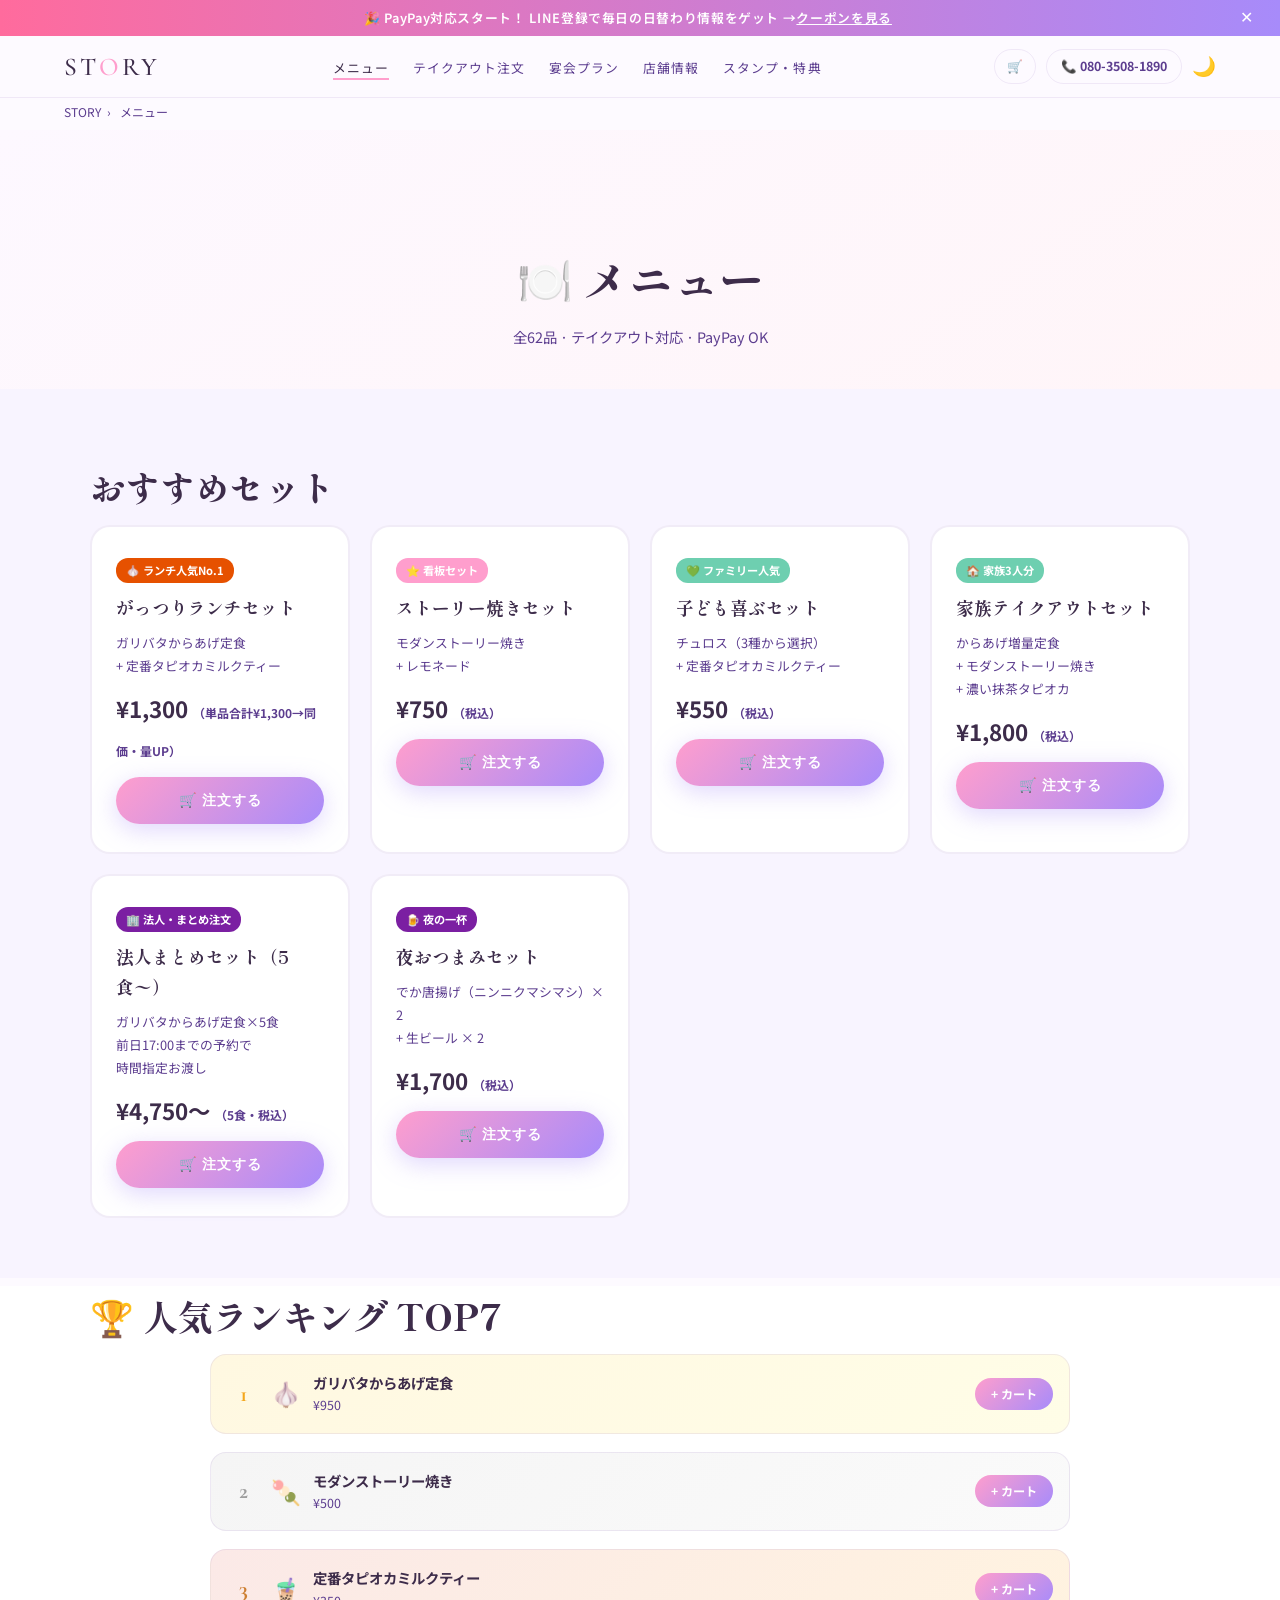
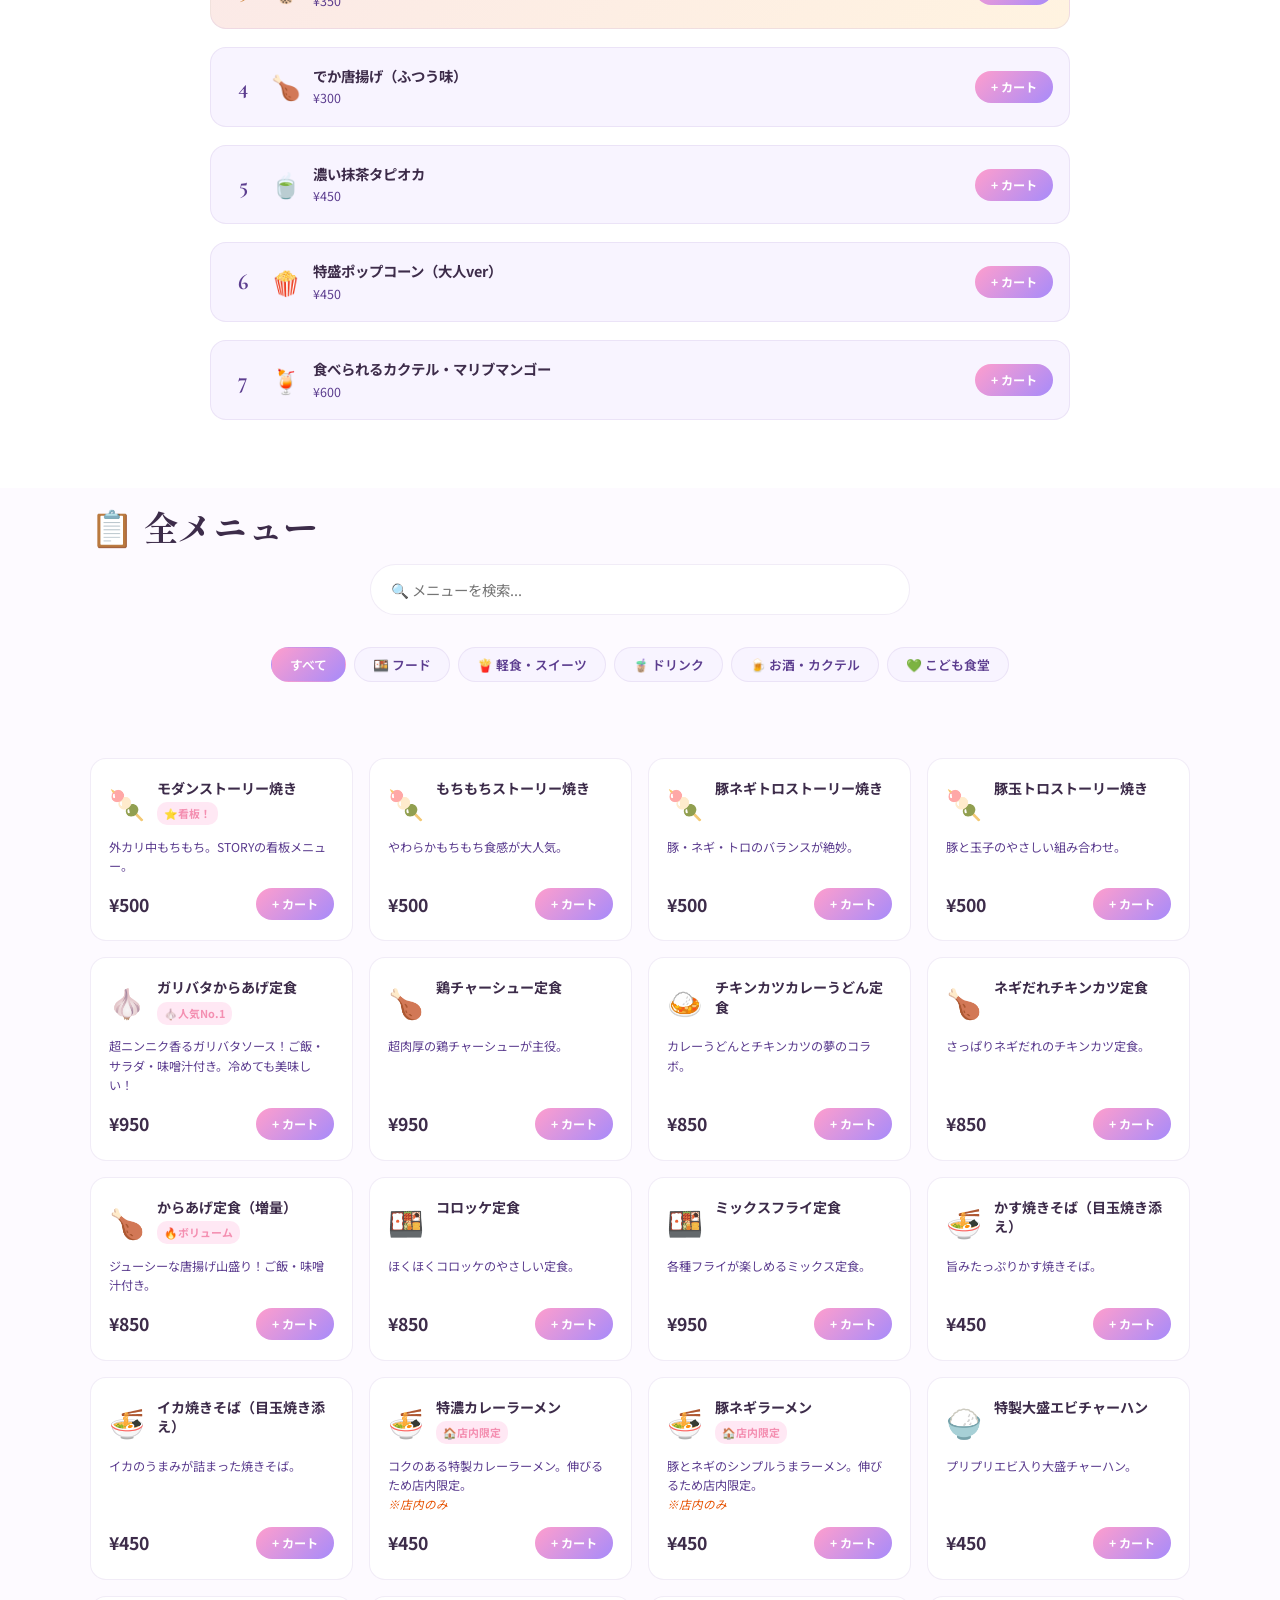
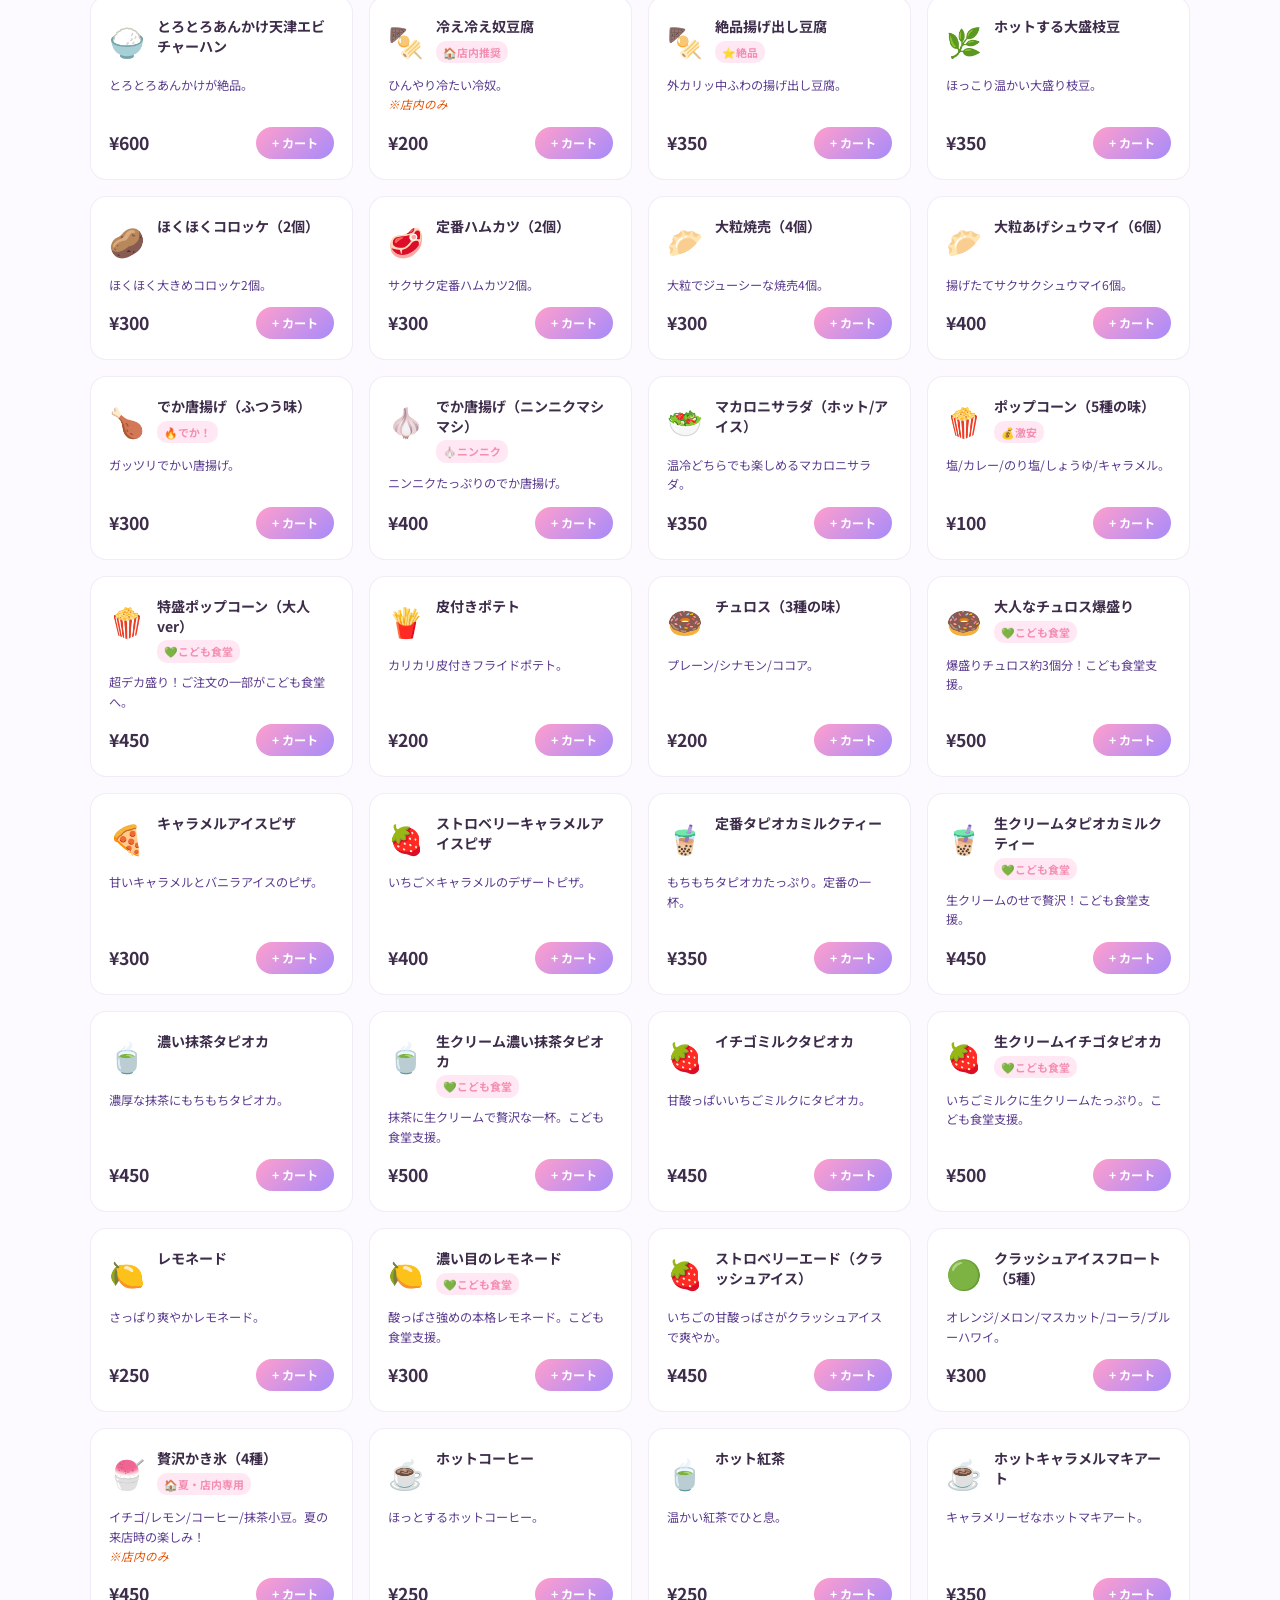
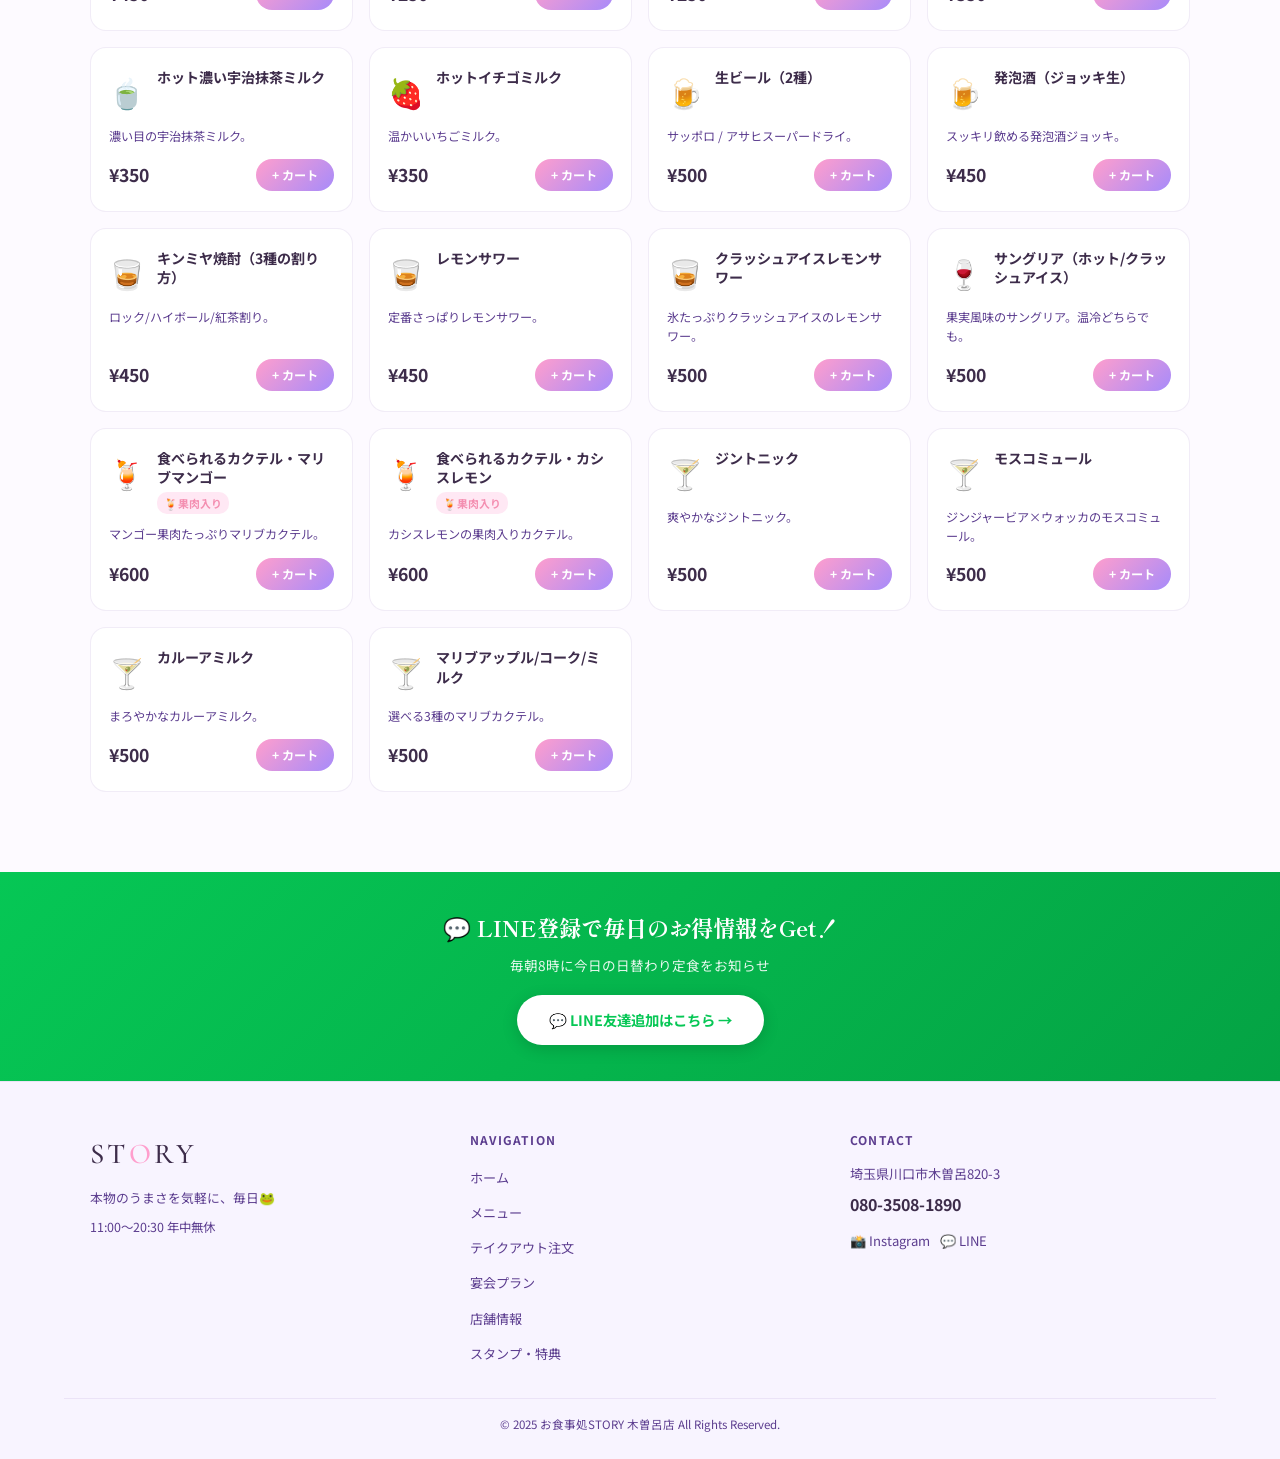
<file: menu.html>
<!DOCTYPE html>
<html lang="ja">
<head>
<meta charset="UTF-8">
<meta name="viewport" content="width=device-width, initial-scale=1.0">
<title>メニュー | STORY 川口市木曽呂</title>
<meta name="description" content="STORYの全メニュー。ガリバタからあげ・ストーリー焼き・タピオカ・定食・カクテル。テイクアウトもOK！">
<meta property="og:title" content="メニュー | STORY 川口市木曽呂">
<meta property="og:description" content="ガリバタからあげ・ストーリー焼き・タピオカ・定食・カクテル。テイクアウトもOK！">
<meta property="og:type" content="website">
<meta name="theme-color" content="#ff9ecd">
<link rel="preconnect" href="https://fonts.googleapis.com">
<link rel="preconnect" href="https://fonts.gstatic.com" crossorigin>
<link href="https://fonts.googleapis.com/css2?family=Shippori+Mincho:wght@400;600;800&family=Cormorant+Garamond:wght@400;500&family=Noto+Sans+JP:wght@400;500;700&display=swap" rel="stylesheet">
<link rel="stylesheet" href="css/style.css">
</head>
<body data-page="menu">
<div id="site-header"></div>

<main id="main-content">
  <!-- Breadcrumb -->
  <nav class="breadcrumb" aria-label="パンくずリスト">
    <a href="index.html">STORY</a><span>›</span> メニュー
  </nav>

  <!-- Page Hero -->
  <section class="page-hero">
    <h1>🍽️ メニュー</h1>
    <p>全62品 · テイクアウト対応 · PayPay OK</p>
  </section>

  <!-- Recommended Sets -->
  <section id="sets-section" style="padding:60px 5%;">
    <div style="max-width:1100px;margin:0 auto;">
      <h2 class="section-title fade-up">おすすめセット</h2>
      <div class="sets-grid">
        <div class="set-card fade-up">
          <span class="set-badge" style="background:#e65100;">🧄 ランチ人気No.1</span>
          <div class="set-name">がっつりランチセット</div>
          <div class="set-items">ガリバタからあげ定食<br>+ 定番タピオカミルクティー</div>
          <div class="set-price">¥1,300 <span class="set-ref">（単品合計¥1,300→同価・量UP）</span></div>
          <button class="btn-primary" onclick="orderSet('がっつりランチセット','ガリバタからあげ定食 + 定番タピオカミルクティー',1300)" style="width:100%;margin-top:12px;justify-content:center;border:none;cursor:pointer;">🛒 注文する</button>
        </div>
        <div class="set-card fade-up">
          <span class="set-badge">⭐ 看板セット</span>
          <div class="set-name">ストーリー焼きセット</div>
          <div class="set-items">モダンストーリー焼き<br>+ レモネード</div>
          <div class="set-price">¥750 <span class="set-ref">（税込）</span></div>
          <button class="btn-primary" onclick="orderSet('ストーリー焼きセット','モダンストーリー焼き + レモネード',750)" style="width:100%;margin-top:12px;justify-content:center;border:none;cursor:pointer;">🛒 注文する</button>
        </div>
        <div class="set-card fade-up">
          <span class="set-badge" style="background:var(--sage);">💚 ファミリー人気</span>
          <div class="set-name">子ども喜ぶセット</div>
          <div class="set-items">チュロス（3種から選択）<br>+ 定番タピオカミルクティー</div>
          <div class="set-price">¥550 <span class="set-ref">（税込）</span></div>
          <button class="btn-primary" onclick="orderSet('子ども喜ぶセット','チュロス + 定番タピオカミルクティー',550)" style="width:100%;margin-top:12px;justify-content:center;border:none;cursor:pointer;">🛒 注文する</button>
        </div>
        <div class="set-card fade-up">
          <span class="set-badge" style="background:var(--sage);">🏠 家族3人分</span>
          <div class="set-name">家族テイクアウトセット</div>
          <div class="set-items">からあげ増量定食<br>+ モダンストーリー焼き<br>+ 濃い抹茶タピオカ</div>
          <div class="set-price">¥1,800 <span class="set-ref">（税込）</span></div>
          <button class="btn-primary" onclick="orderSet('家族テイクアウトセット','からあげ増量定食 + モダンストーリー焼き + 濃い抹茶タピオカ',1800)" style="width:100%;margin-top:12px;justify-content:center;border:none;cursor:pointer;">🛒 注文する</button>
        </div>
        <div class="set-card fade-up">
          <span class="set-badge" style="background:#7b1fa2;">🏢 法人・まとめ注文</span>
          <div class="set-name">法人まとめセット（5食〜）</div>
          <div class="set-items">ガリバタからあげ定食×5食<br>前日17:00までの予約で<br>時間指定お渡し</div>
          <div class="set-price">¥4,750〜 <span class="set-ref">（5食・税込）</span></div>
          <button class="btn-primary" onclick="orderSet('法人まとめセット5食','ガリバタからあげ定食×5食',4750)" style="width:100%;margin-top:12px;justify-content:center;border:none;cursor:pointer;">🛒 注文する</button>
        </div>
        <div class="set-card fade-up">
          <span class="set-badge" style="background:#7b1fa2;">🍺 夜の一杯</span>
          <div class="set-name">夜おつまみセット</div>
          <div class="set-items">でか唐揚げ（ニンニクマシマシ）× 2<br>+ 生ビール × 2</div>
          <div class="set-price">¥1,700 <span class="set-ref">（税込）</span></div>
          <button class="btn-primary" onclick="orderSet('夜おつまみセット','でか唐揚げ×2 + 生ビール×2',1700)" style="width:100%;margin-top:12px;justify-content:center;border:none;cursor:pointer;">🛒 注文する</button>
        </div>
      </div>
    </div>
  </section>

  <!-- Ranking -->
  <section id="ranking-section" style="padding:0 5% 60px;">
    <div style="max-width:1100px;margin:0 auto;">
      <h2 class="section-title fade-up">🏆 人気ランキング TOP7</h2>
      <div class="ranking-grid" id="ranking-grid"></div>
    </div>
  </section>

  <!-- Full Menu -->
  <section id="menu-section" style="padding:0 5% 80px;">
    <div style="max-width:1100px;margin:0 auto;">
      <h2 class="section-title fade-up">📋 全メニュー</h2>
      <!-- Search -->
      <div class="menu-search-wrap fade-up">
        <input type="text" id="menu-search" placeholder="🔍 メニューを検索..." oninput="filterMenu()" class="menu-search-input" autocomplete="off">
      </div>
      <!-- Main Tabs -->
      <div class="menu-tabs fade-up" role="tablist" aria-label="メニューカテゴリー">
        <button class="menu-tab active" role="tab" aria-selected="true" onclick="setGroup('all',this)">すべて</button>
        <button class="menu-tab" role="tab" aria-selected="false" onclick="setGroup('food',this)">🍱 フード</button>
        <button class="menu-tab" role="tab" aria-selected="false" onclick="setGroup('light',this)">🍟 軽食・スイーツ</button>
        <button class="menu-tab" role="tab" aria-selected="false" onclick="setGroup('drink',this)">🧋 ドリンク</button>
        <button class="menu-tab" role="tab" aria-selected="false" onclick="setGroup('alcohol',this)">🍺 お酒・カクテル</button>
        <button class="menu-tab" role="tab" aria-selected="false" onclick="setGroup('kodomo',this)">💚 こども食堂</button>
      </div>
      <!-- Sub Tabs -->
      <div class="menu-subtabs" id="sub-tabs" role="tablist" aria-label="サブカテゴリー"></div>
      <!-- Menu Grid -->
      <div class="menu-grid" id="menu-grid"></div>
    </div>
  </section>

  <!-- LINE CTA -->
  <section class="line-cta-strip">
    <h3>💬 LINE登録で毎日のお得情報をGet！</h3>
    <p>毎朝8時に今日の日替わり定食をお知らせ</p>
    <a href="https://line.me/R/ti/p/@story_kizoro" target="_blank" class="line-cta-btn">💬 LINE友達追加はこちら →</a>
  </section>
</main>

<!-- Cart FAB -->
<button id="cart-fab" onclick="openCart()" aria-label="カートを見る" style="display:none;position:fixed;bottom:24px;right:20px;z-index:800;padding:14px 22px;border-radius:50px;background:linear-gradient(135deg,#ff9ecd,#a78bfa);border:none;cursor:pointer;font-size:0.88rem;font-weight:700;box-shadow:0 6px 24px rgba(167,139,250,0.4);align-items:center;gap:8px;color:#fff;font-family:inherit;">
  🛒 カート <span class="cart-count" style="background:#fff;color:#3d2c4a;border-radius:50%;width:22px;height:22px;display:inline-flex;align-items:center;justify-content:center;font-size:0.78rem;font-weight:700;">0</span>
</button>

<!-- Sticky Order Bar -->
<a href="reserve.html" id="sticky-order-bar">🛒 カートへ進む</a>

<!-- Cart Modal -->
<div id="cart-modal" role="dialog" aria-modal="true" aria-labelledby="cart-modal-title" style="display:none;position:fixed;inset:0;background:rgba(0,0,0,0.5);z-index:1000;align-items:flex-end;justify-content:center;">
  <div style="background:var(--cream);border-radius:20px 20px 0 0;padding:24px;width:100%;max-width:600px;max-height:80vh;overflow-y:auto;">
    <div style="display:flex;justify-content:space-between;align-items:center;margin-bottom:16px;">
      <h3 id="cart-modal-title" style="font-family:'Shippori Mincho',serif;">🛒 カート</h3>
      <button onclick="closeCart()" aria-label="カートを閉じる" style="background:none;border:none;font-size:1.2rem;cursor:pointer;min-width:44px;min-height:44px;">✕</button>
    </div>
    <div id="cart-items"></div>
    <div style="margin-top:16px;display:flex;gap:12px;">
      <button onclick="goToReserve()" class="btn-primary" style="flex:1;justify-content:center;border:none;cursor:pointer;">注文確定へ進む →</button>
    </div>
  </div>
</div>

<div id="site-footer"></div>

<script src="js/data.js"></script>
<script src="js/main.js"></script>
<script src="js/cart.js"></script>
<script src="js/menu.js"></script>
<script>
// Initialize ranking on this page
document.addEventListener('DOMContentLoaded', () => {
  const rankItems = [
    {id:5,  emoji:'🧄', name:'ガリバタからあげ定食',                 price:950,  rank:1},
    {id:1,  emoji:'🍡', name:'モダンストーリー焼き',                 price:500,  rank:2},
    {id:35, emoji:'🧋', name:'定番タピオカミルクティー',             price:350,  rank:3},
    {id:25, emoji:'🍗', name:'でか唐揚げ（ふつう味）',               price:300,  rank:4},
    {id:37, emoji:'🍵', name:'濃い抹茶タピオカ',                     price:450,  rank:5},
    {id:29, emoji:'🍿', name:'特盛ポップコーン（大人ver）',           price:450,  rank:6},
    {id:57, emoji:'🍹', name:'食べられるカクテル・マリブマンゴー',   price:600,  rank:7},
  ];
  const colors = ['linear-gradient(135deg,#ffd700,#ff8c00)','linear-gradient(135deg,#c0c0c0,#888)','linear-gradient(135deg,#cd7f32,#8b4513)'];
  const grid = document.getElementById('ranking-grid');
  if (grid) {
    grid.innerHTML = rankItems.map((item, i) => `
      <div class="ranking-card fade-up" style="background:${i===0?'linear-gradient(135deg,#fff8e1,#fffde7)':i===1?'linear-gradient(135deg,#f5f5f5,#fafafa)':i===2?'linear-gradient(135deg,#fbe9e7,#fff3e0)':'var(--warm)'};border-radius:16px;padding:16px;display:flex;align-items:center;gap:12px;border:1px solid var(--border);margin-bottom:8px;">
        <div style="font-size:1.4rem;font-weight:900;color:${i<3?['#f4a61b','#9e9e9e','#cd7f32'][i]:'var(--brown)'};min-width:32px;text-align:center;font-family:'Cormorant Garamond',serif;">${item.rank}</div>
        <div style="font-size:1.5rem;">${item.emoji}</div>
        <div style="flex:1;"><div style="font-weight:700;font-size:0.9rem;">${item.name}</div><div style="font-size:0.78rem;color:var(--brown);">¥${item.price.toLocaleString()}</div></div>
        <button onclick="addToCart(${item.id})" class="add-btn">+ カート</button>
      </div>`).join('');
  }
});
</script>
</body>
</html>
</file>
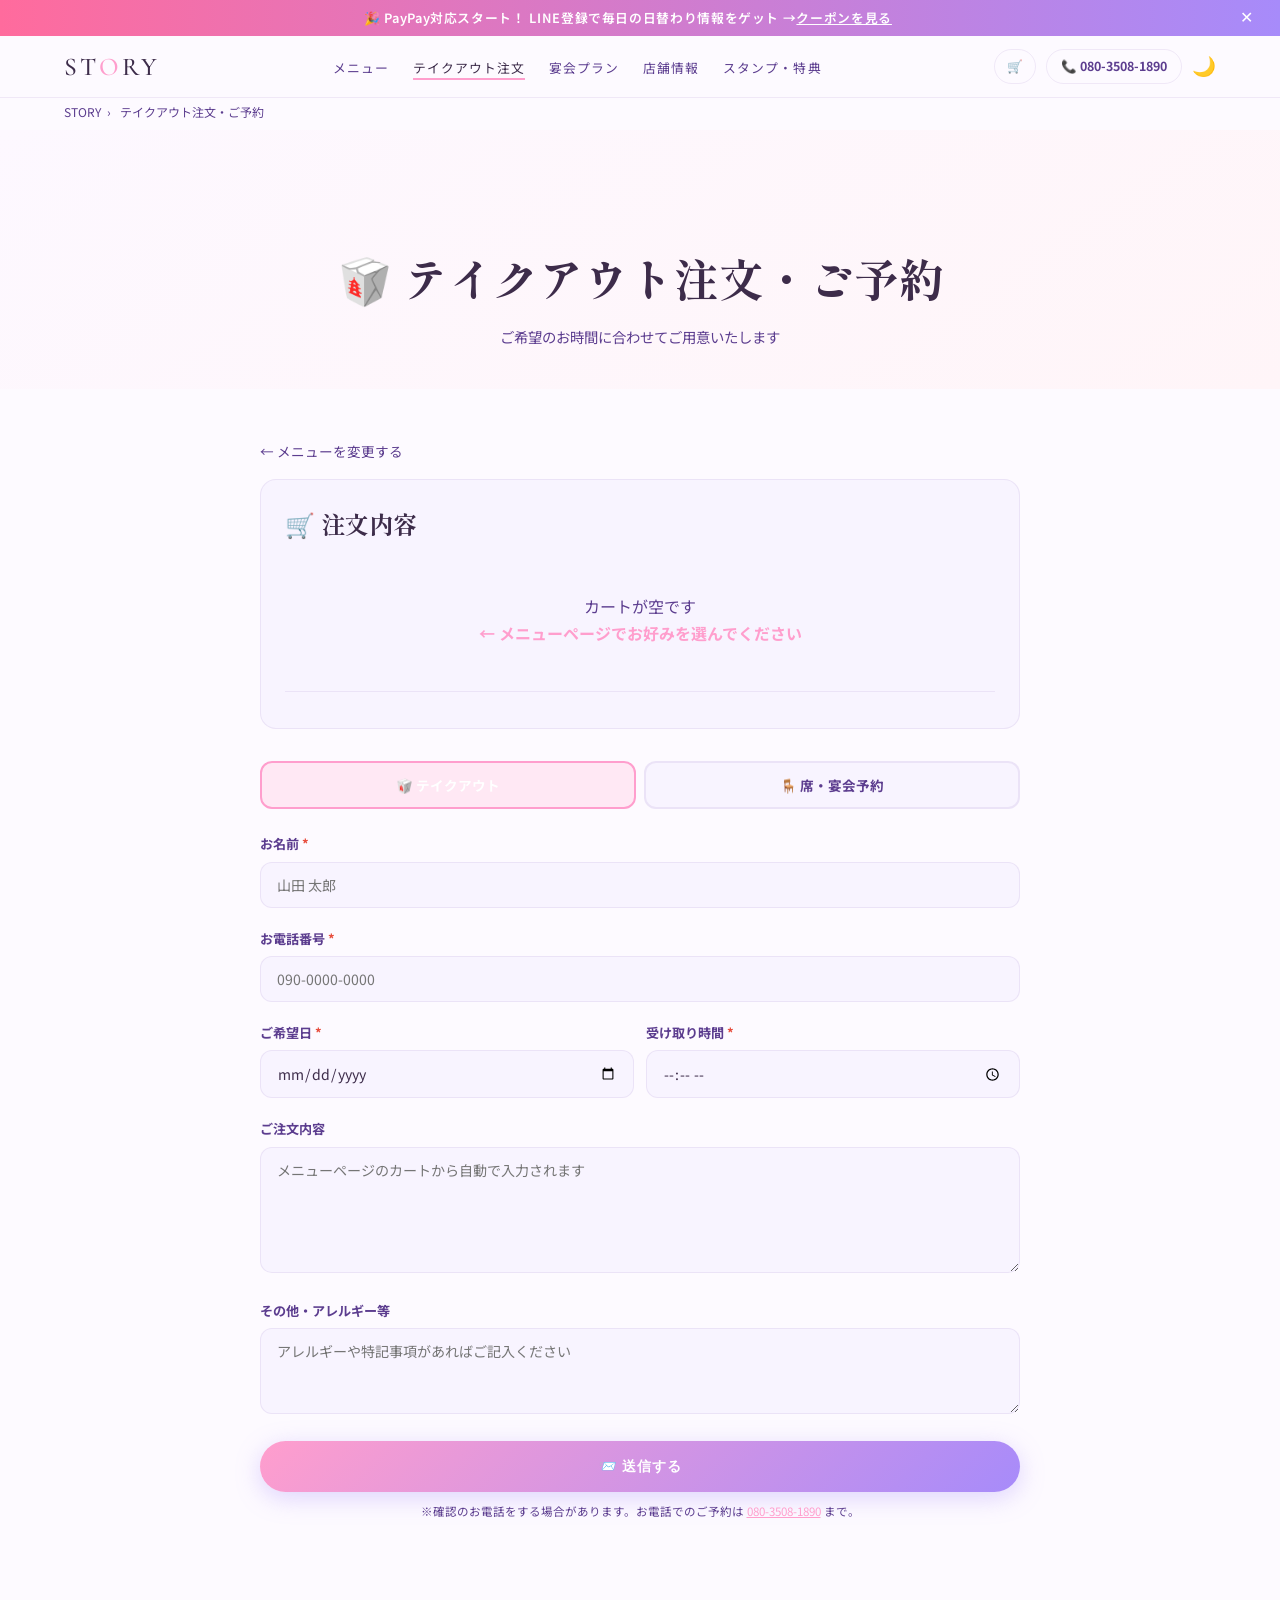
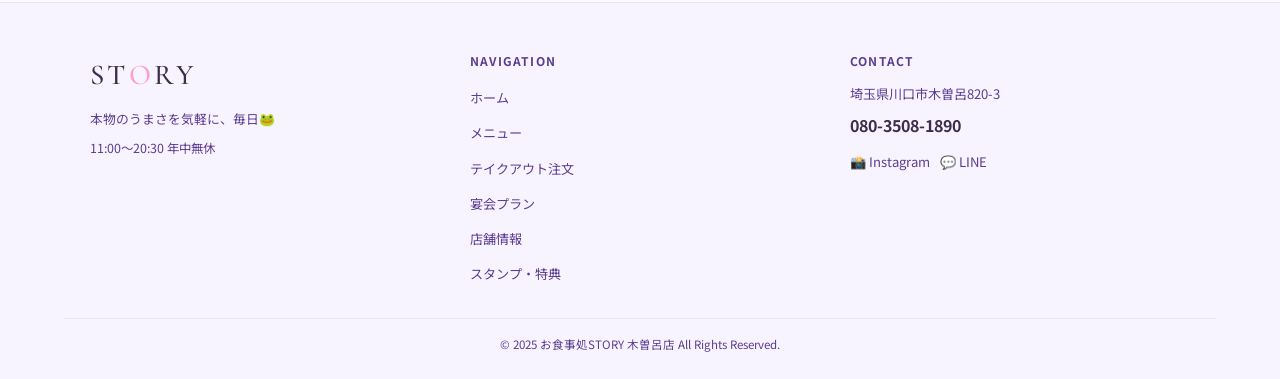
<file: reserve.html>
<!DOCTYPE html>
<html lang="ja">
<head>
<meta charset="UTF-8">
<meta name="viewport" content="width=device-width, initial-scale=1.0">
<title>テイクアウト注文・ご予約 | STORY 川口市木曽呂</title>
<meta name="description" content="STORYのテイクアウト注文・席予約はこちら。ガリバタからあげ・ストーリー焼きなどお持ち帰りOK！11:00〜20:30">
<meta property="og:title" content="テイクアウト注文・ご予約 | STORY">
<meta property="og:type" content="website">
<meta name="theme-color" content="#ff9ecd">
<link rel="preconnect" href="https://fonts.googleapis.com">
<link rel="preconnect" href="https://fonts.gstatic.com" crossorigin>
<link href="https://fonts.googleapis.com/css2?family=Shippori+Mincho:wght@400;600;800&family=Cormorant+Garamond:wght@400;500&family=Noto+Sans+JP:wght@400;500;700&display=swap" rel="stylesheet">
<link rel="stylesheet" href="css/style.css">
</head>
<body data-page="reserve">
<div id="site-header"></div>

<main id="main-content">
  <nav class="breadcrumb">
    <a href="index.html">STORY</a><span>›</span> テイクアウト注文・ご予約
  </nav>

  <section class="page-hero">
    <h1>🥡 テイクアウト注文・ご予約</h1>
    <p>ご希望のお時間に合わせてご用意いたします</p>
  </section>

  <section style="padding:48px 5% 80px;">
    <div style="max-width:760px;margin:0 auto;">
      <!-- Back to menu -->
      <a href="menu.html" class="back-to-menu">← メニューを変更する</a>

      <!-- Cart Summary -->
      <div class="cart-summary-panel">
        <h2>🛒 注文内容</h2>
        <div id="cart-summary-items"></div>
        <div id="cart-summary-empty" class="cart-empty-msg" style="display:none;">
          <p>カートが空です</p>
          <a href="menu.html">← メニューページでお好みを選んでください</a>
        </div>
        <div class="cart-total-row" id="cart-summary-total"></div>
      </div>

      <!-- Tabs -->
      <div style="display:flex;gap:8px;margin-bottom:24px;">
        <button id="tab-to" class="res-tab active" onclick="switchTab('to')" style="flex:1;padding:12px;border-radius:12px;border:2px solid var(--amber);background:var(--peach);cursor:pointer;font-weight:700;font-family:inherit;">🥡 テイクアウト</button>
        <button id="tab-seat" class="res-tab" onclick="switchTab('seat')" style="flex:1;padding:12px;border-radius:12px;border:2px solid var(--border);background:var(--warm);cursor:pointer;font-weight:700;font-family:inherit;">🪑 席・宴会予約</button>
      </div>

      <!-- Takeout Panel -->
      <div id="panel-to" class="res-panel">
        <form id="res-form" onsubmit="event.preventDefault();submitReservation();">
          <div class="form-group">
            <label class="form-label" for="res-name">お名前 <span style="color:#e74c3c;">*</span></label>
            <input class="form-input" type="text" id="res-name" required placeholder="山田 太郎">
          </div>
          <div class="form-group">
            <label class="form-label" for="res-tel">お電話番号 <span style="color:#e74c3c;">*</span></label>
            <input class="form-input" type="tel" id="res-tel" required placeholder="090-0000-0000">
          </div>
          <div style="display:grid;grid-template-columns:1fr 1fr;gap:12px;">
            <div class="form-group">
              <label class="form-label" for="res-date">ご希望日 <span style="color:#e74c3c;">*</span></label>
              <input class="form-input" type="date" id="res-date" required>
            </div>
            <div class="form-group">
              <label class="form-label" for="res-time">受け取り時間 <span style="color:#e74c3c;">*</span></label>
              <input class="form-input" type="time" id="res-time" min="11:00" max="20:15" required>
            </div>
          </div>
          <div class="form-group">
            <label class="form-label" for="res-order">ご注文内容</label>
            <textarea class="form-input" id="res-order" rows="5" placeholder="メニューページのカートから自動で入力されます"></textarea>
          </div>
          <div class="form-group">
            <label class="form-label" for="res-note">その他・アレルギー等</label>
            <textarea class="form-input" id="res-note" rows="3" placeholder="アレルギーや特記事項があればご記入ください"></textarea>
          </div>
          <button type="submit" class="btn-primary" style="width:100%;justify-content:center;border:none;cursor:pointer;padding:16px;">📨 送信する</button>
          <p style="font-size:0.72rem;color:var(--brown);margin-top:10px;text-align:center;">※確認のお電話をする場合があります。お電話でのご予約は <a href="tel:08035081890" style="color:var(--amber);">080-3508-1890</a> まで。</p>
        </form>
        <div id="res-success" role="status" aria-live="polite" style="display:none;margin-top:16px;padding:16px;background:#e8f5e9;border-radius:12px;text-align:center;color:#2e7d32;font-weight:700;">✅ 送信ありがとうございます！確認次第ご連絡いたします🐸</div>
      </div>

      <!-- Seat Panel -->
      <div id="panel-seat" class="res-panel" style="display:none;">
        <form onsubmit="event.preventDefault();submitReservation();">
          <div class="form-group">
            <label class="form-label" for="seat-name">お名前 <span style="color:#e74c3c;" aria-hidden="true">*</span><span class="sr-only">（必須）</span></label>
            <input class="form-input" type="text" id="seat-name" required placeholder="山田 太郎" aria-required="true">
          </div>
          <div class="form-group">
            <label class="form-label" for="seat-tel">お電話番号 <span style="color:#e74c3c;" aria-hidden="true">*</span><span class="sr-only">（必須）</span></label>
            <input class="form-input" type="tel" id="seat-tel" required placeholder="090-0000-0000" aria-required="true">
          </div>
          <div style="display:grid;grid-template-columns:1fr 1fr 1fr;gap:12px;">
            <div class="form-group">
              <label class="form-label" for="seat-date">ご希望日 <span style="color:#e74c3c;" aria-hidden="true">*</span><span class="sr-only">（必須）</span></label>
              <input class="form-input" type="date" id="seat-date" required aria-required="true">
            </div>
            <div class="form-group">
              <label class="form-label" for="seat-time">ご希望時間 <span style="color:#e74c3c;" aria-hidden="true">*</span><span class="sr-only">（必須）</span></label>
              <input class="form-input" type="time" id="seat-time" min="11:00" max="20:15" required aria-required="true">
            </div>
            <div class="form-group">
              <label class="form-label" for="seat-party">人数</label>
              <select class="form-input" id="seat-party">
                <option>1名</option><option>2名</option><option>3名</option>
                <option>4名</option><option>5名</option><option>6名以上</option>
              </select>
            </div>
          </div>
          <div class="form-group">
            <label class="form-label" for="seat-note">その他・ご要望</label>
            <textarea class="form-input" id="seat-note" rows="3" placeholder="記念日・アレルギー等"></textarea>
          </div>
          <button type="submit" class="btn-primary" style="width:100%;justify-content:center;border:none;cursor:pointer;padding:16px;">📨 送信する</button>
        </form>
        <p style="font-size:0.8rem;color:var(--brown);margin-top:12px;text-align:center;">宴会プランについては <a href="banquet.html" style="color:var(--amber);font-weight:700;">宴会プランページ</a> をご確認ください</p>
      </div>
    </div>
  </section>
</main>

<div id="site-footer"></div>

<script src="js/data.js"></script>
<script src="js/main.js"></script>
<script src="js/reserve.js"></script>
</body>
</html>
</file>
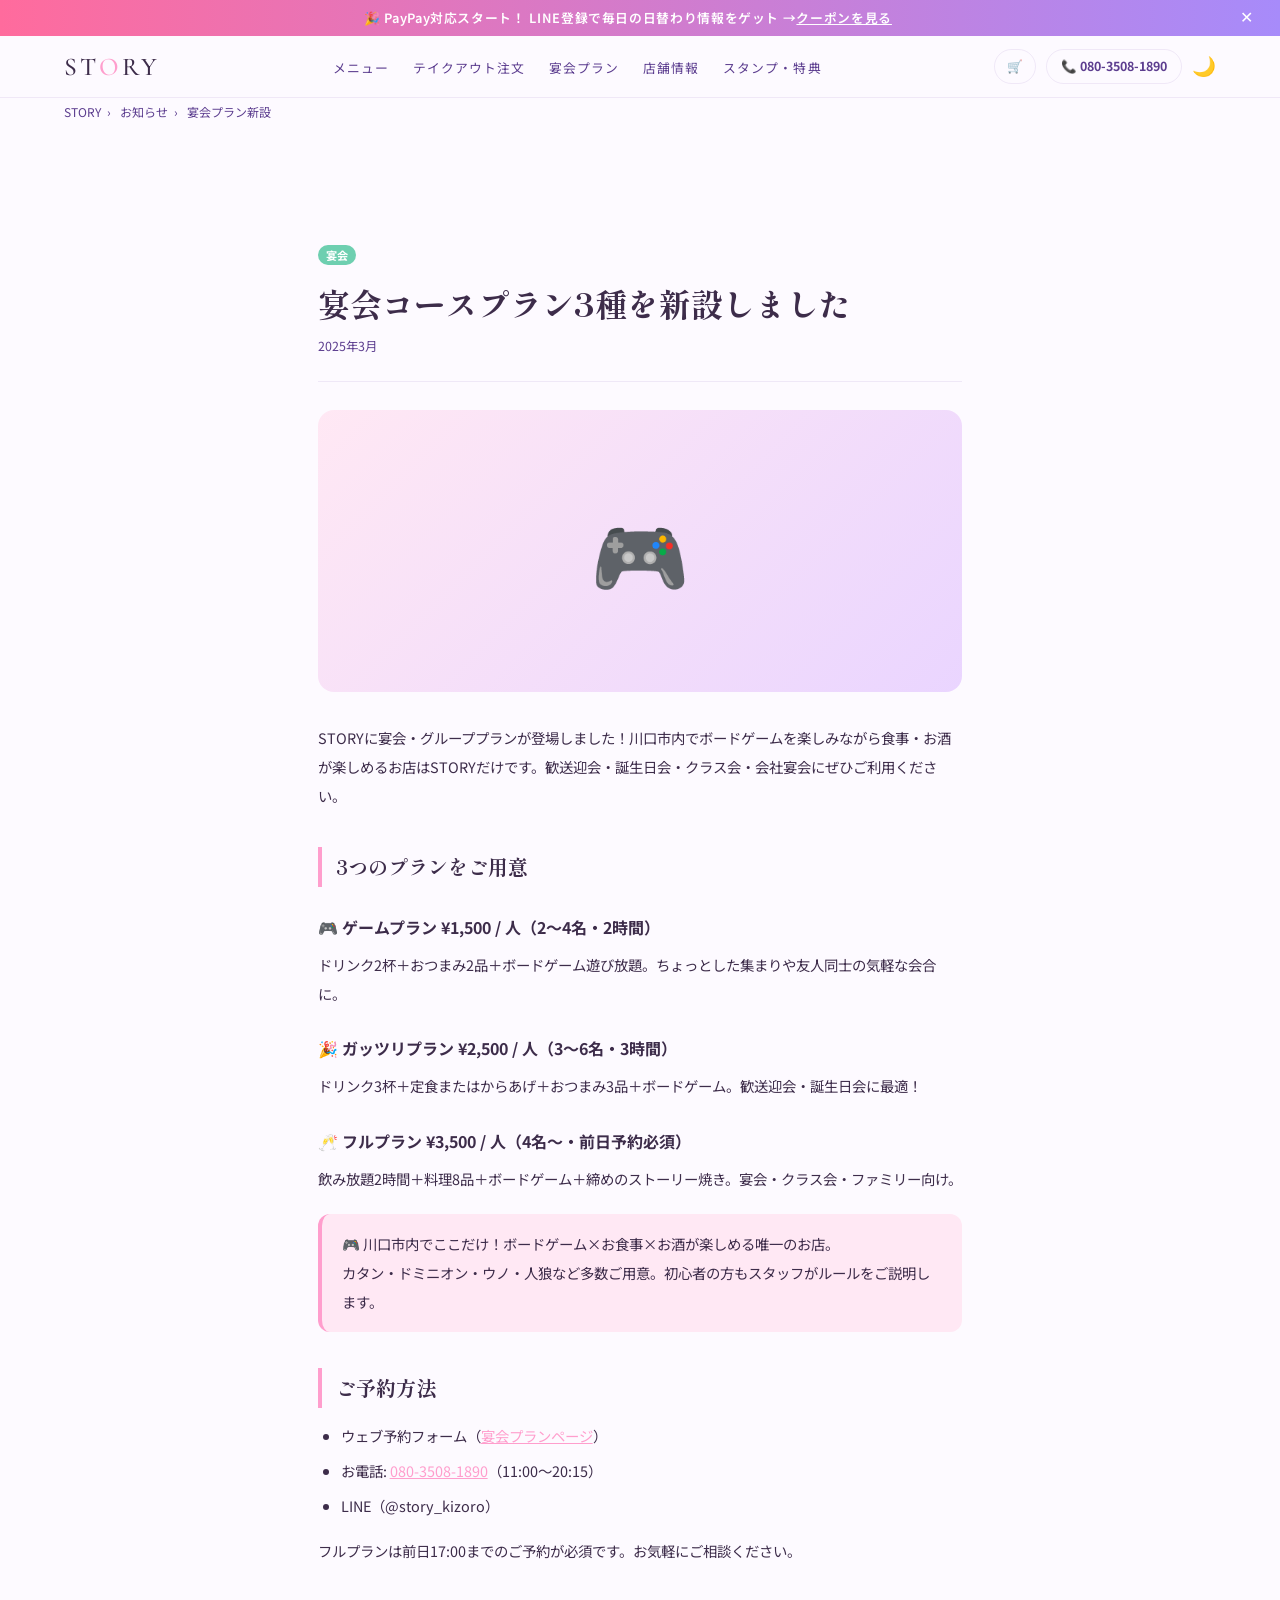
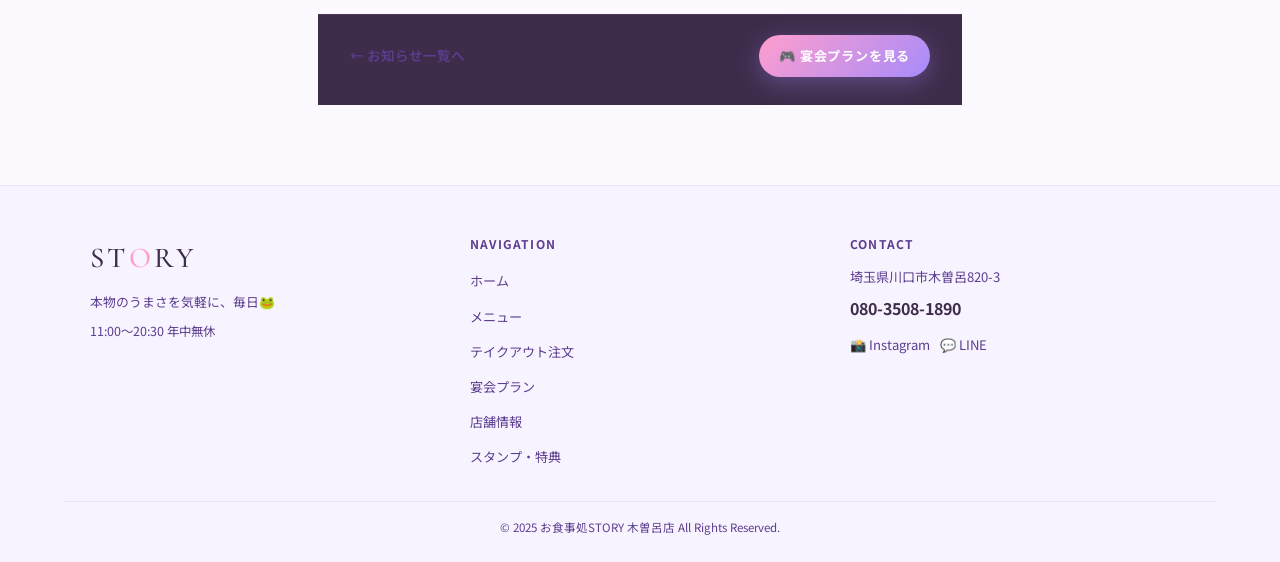
<file: news/banquet-2025-03.html>
<!DOCTYPE html>
<html lang="ja">
<head>
<meta charset="UTF-8">
<meta name="viewport" content="width=device-width, initial-scale=1.0">
<title>宴会コースプラン3種を新設しました | STORY 川口市木曽呂</title>
<meta name="description" content="ゲームプラン・ガッツリプラン・フルプランの3種。川口市内でボードゲームが楽しめる唯一のお店！歓送迎会・誕生日・クラス会に。">
<meta property="og:title" content="宴会コースプラン3種を新設 | STORY">
<meta property="og:type" content="article">
<meta name="theme-color" content="#ff9ecd">
<link rel="preconnect" href="https://fonts.googleapis.com">
<link rel="preconnect" href="https://fonts.gstatic.com" crossorigin>
<link href="https://fonts.googleapis.com/css2?family=Shippori+Mincho:wght@400;600;800&family=Cormorant+Garamond:wght@400;500&family=Noto+Sans+JP:wght@400;500;700&display=swap" rel="stylesheet">
<link rel="stylesheet" href="../css/style.css">
</head>
<body data-page="news">
<div id="site-header"></div>

<main id="main-content">
  <nav class="breadcrumb" aria-label="パンくずリスト">
    <a href="../index.html">STORY</a><span>›</span>
    <a href="index.html">お知らせ</a><span>›</span>
    宴会プラン新設
  </nav>

  <div style="padding:110px 5% 0;">
    <div class="article-wrap">
      <article>
        <header class="article-header">
          <span class="news-badge event">宴会</span>
          <h1>宴会コースプラン3種を新設しました</h1>
          <time class="article-date" datetime="2025-03">2025年3月</time>
        </header>

        <div class="article-hero" aria-label="宴会プランのご案内">
          <span class="article-hero-placeholder" aria-hidden="true">🎮</span>
        </div>

        <div class="article-body">
          <p>STORYに宴会・グループプランが登場しました！川口市内でボードゲームを楽しみながら食事・お酒が楽しめるお店はSTORYだけです。歓送迎会・誕生日会・クラス会・会社宴会にぜひご利用ください。</p>

          <h2>3つのプランをご用意</h2>

          <h3>🎮 ゲームプラン ¥1,500 / 人（2〜4名・2時間）</h3>
          <p>ドリンク2杯＋おつまみ2品＋ボードゲーム遊び放題。ちょっとした集まりや友人同士の気軽な会合に。</p>

          <h3>🎉 ガッツリプラン ¥2,500 / 人（3〜6名・3時間）</h3>
          <p>ドリンク3杯＋定食またはからあげ＋おつまみ3品＋ボードゲーム。歓送迎会・誕生日会に最適！</p>

          <h3>🥂 フルプラン ¥3,500 / 人（4名〜・前日予約必須）</h3>
          <p>飲み放題2時間＋料理8品＋ボードゲーム＋締めのストーリー焼き。宴会・クラス会・ファミリー向け。</p>

          <div class="highlight-box">
            🎮 川口市内でここだけ！ボードゲーム×お食事×お酒が楽しめる唯一のお店。<br>
            カタン・ドミニオン・ウノ・人狼など多数ご用意。初心者の方もスタッフがルールをご説明します。
          </div>

          <h2>ご予約方法</h2>
          <ul>
            <li>ウェブ予約フォーム（<a href="../banquet.html" style="color:var(--amber);">宴会プランページ</a>）</li>
            <li>お電話: <a href="tel:08035081890" style="color:var(--amber);">080-3508-1890</a>（11:00〜20:15）</li>
            <li>LINE（@story_kizoro）</li>
          </ul>
          <p>フルプランは前日17:00までのご予約が必須です。お気軽にご相談ください。</p>
        </div>

        <footer class="article-footer">
          <a href="index.html" class="article-back-link">← お知らせ一覧へ</a>
          <a href="../banquet.html" class="btn-primary" style="font-size:0.82rem;padding:10px 20px;">🎮 宴会プランを見る</a>
        </footer>
      </article>
    </div>
  </div>
</main>

<div id="site-footer"></div>
<script src="../js/data.js"></script>
<script src="../js/main.js"></script>
</body>
</html>
</file>
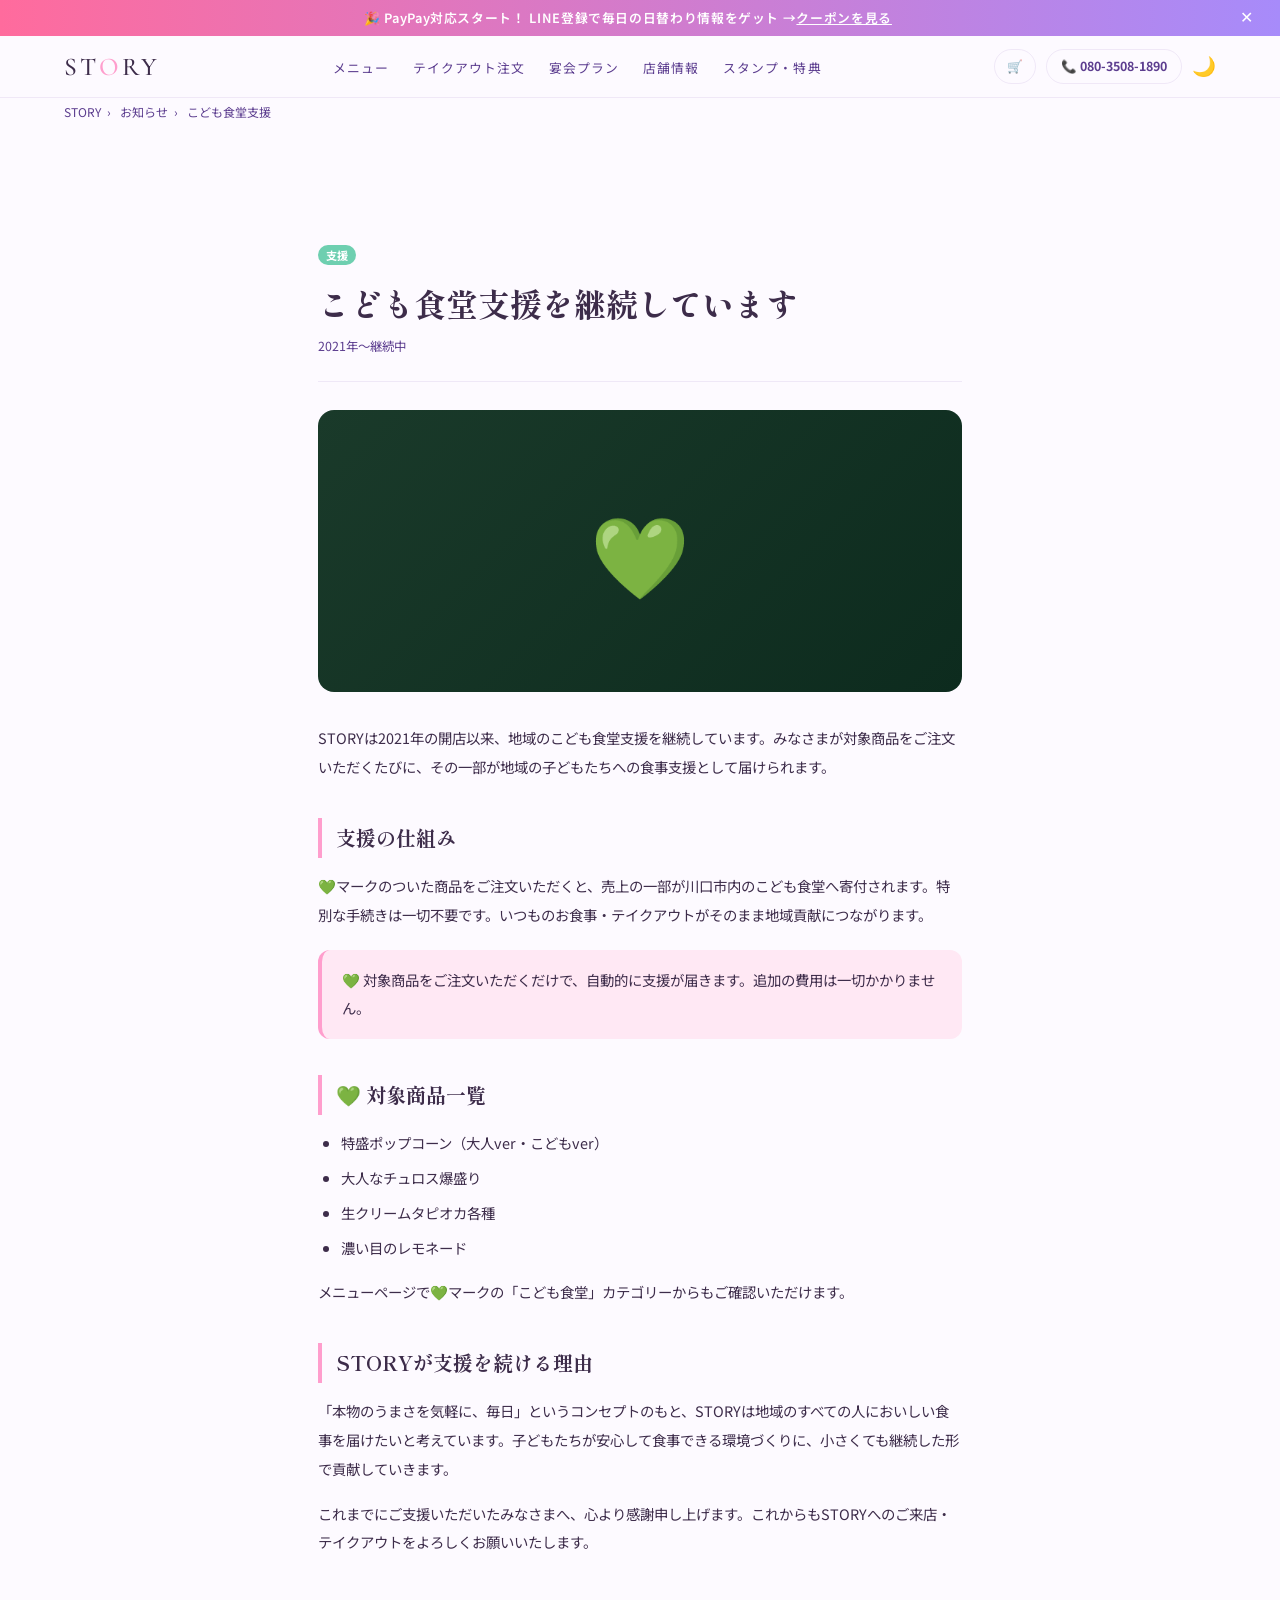
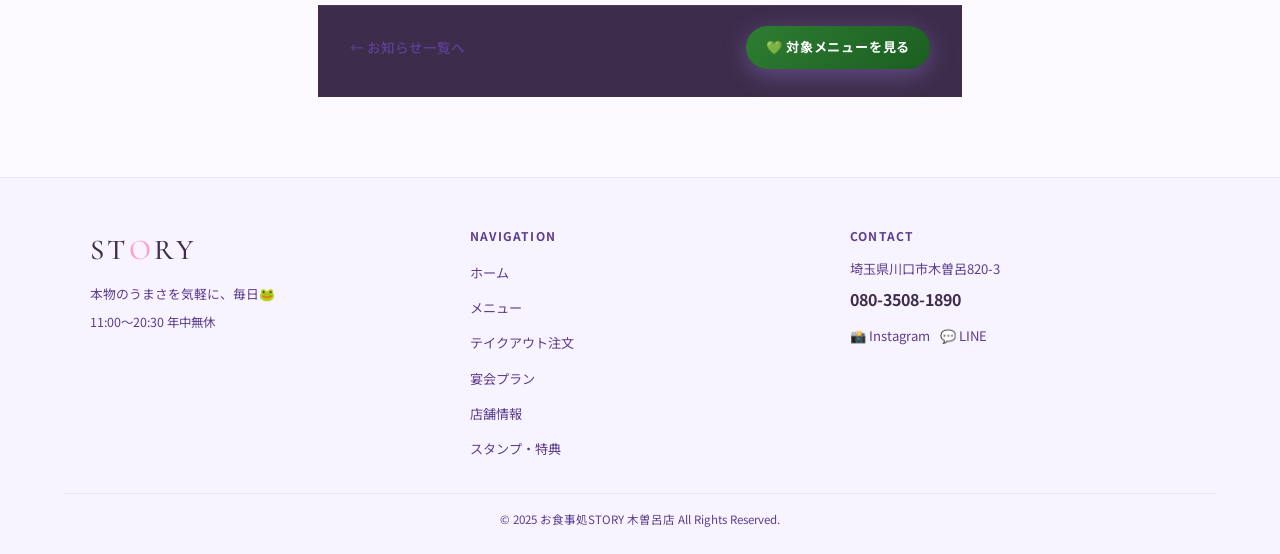
<file: news/kodomo-shien.html>
<!DOCTYPE html>
<html lang="ja">
<head>
<meta charset="UTF-8">
<meta name="viewport" content="width=device-width, initial-scale=1.0">
<title>こども食堂支援を継続しています | STORY 川口市木曽呂</title>
<meta name="description" content="STORYは2021年より地域のこども食堂支援を継続しています。対象商品のご注文一部が地域の子どもたちへ届きます。">
<meta property="og:title" content="こども食堂支援継続中 | STORY">
<meta property="og:type" content="article">
<meta name="theme-color" content="#ff9ecd">
<link rel="preconnect" href="https://fonts.googleapis.com">
<link rel="preconnect" href="https://fonts.gstatic.com" crossorigin>
<link href="https://fonts.googleapis.com/css2?family=Shippori+Mincho:wght@400;600;800&family=Cormorant+Garamond:wght@400;500&family=Noto+Sans+JP:wght@400;500;700&display=swap" rel="stylesheet">
<link rel="stylesheet" href="../css/style.css">
</head>
<body data-page="news">
<div id="site-header"></div>

<main id="main-content">
  <nav class="breadcrumb" aria-label="パンくずリスト">
    <a href="../index.html">STORY</a><span>›</span>
    <a href="index.html">お知らせ</a><span>›</span>
    こども食堂支援
  </nav>

  <div style="padding:110px 5% 0;">
    <div class="article-wrap">
      <article>
        <header class="article-header">
          <span class="news-badge kodomo">支援</span>
          <h1>こども食堂支援を継続しています</h1>
          <time class="article-date" datetime="2021">2021年〜継続中</time>
        </header>

        <div class="article-hero" style="background:linear-gradient(135deg,#1a3a2a,#0d2b1e);" aria-label="こども食堂支援のご案内">
          <span class="article-hero-placeholder" aria-hidden="true">💚</span>
        </div>

        <div class="article-body">
          <p>STORYは2021年の開店以来、地域のこども食堂支援を継続しています。みなさまが対象商品をご注文いただくたびに、その一部が地域の子どもたちへの食事支援として届けられます。</p>

          <h2>支援の仕組み</h2>
          <p>💚マークのついた商品をご注文いただくと、売上の一部が川口市内のこども食堂へ寄付されます。特別な手続きは一切不要です。いつものお食事・テイクアウトがそのまま地域貢献につながります。</p>

          <div class="highlight-box">
            💚 対象商品をご注文いただくだけで、自動的に支援が届きます。追加の費用は一切かかりません。
          </div>

          <h2>💚 対象商品一覧</h2>
          <ul>
            <li>特盛ポップコーン（大人ver・こどもver）</li>
            <li>大人なチュロス爆盛り</li>
            <li>生クリームタピオカ各種</li>
            <li>濃い目のレモネード</li>
          </ul>
          <p>メニューページで💚マークの「こども食堂」カテゴリーからもご確認いただけます。</p>

          <h2>STORYが支援を続ける理由</h2>
          <p>「本物のうまさを気軽に、毎日」というコンセプトのもと、STORYは地域のすべての人においしい食事を届けたいと考えています。子どもたちが安心して食事できる環境づくりに、小さくても継続した形で貢献していきます。</p>
          <p>これまでにご支援いただいたみなさまへ、心より感謝申し上げます。これからもSTORYへのご来店・テイクアウトをよろしくお願いいたします。</p>
        </div>

        <footer class="article-footer">
          <a href="index.html" class="article-back-link">← お知らせ一覧へ</a>
          <a href="../menu.html#menu-section" class="btn-primary" style="font-size:0.82rem;padding:10px 20px;background:linear-gradient(135deg,#2e7d32,#1b5e20);">💚 対象メニューを見る</a>
        </footer>
      </article>
    </div>
  </div>
</main>

<div id="site-footer"></div>
<script src="../js/data.js"></script>
<script src="../js/main.js"></script>
</body>
</html>
</file>
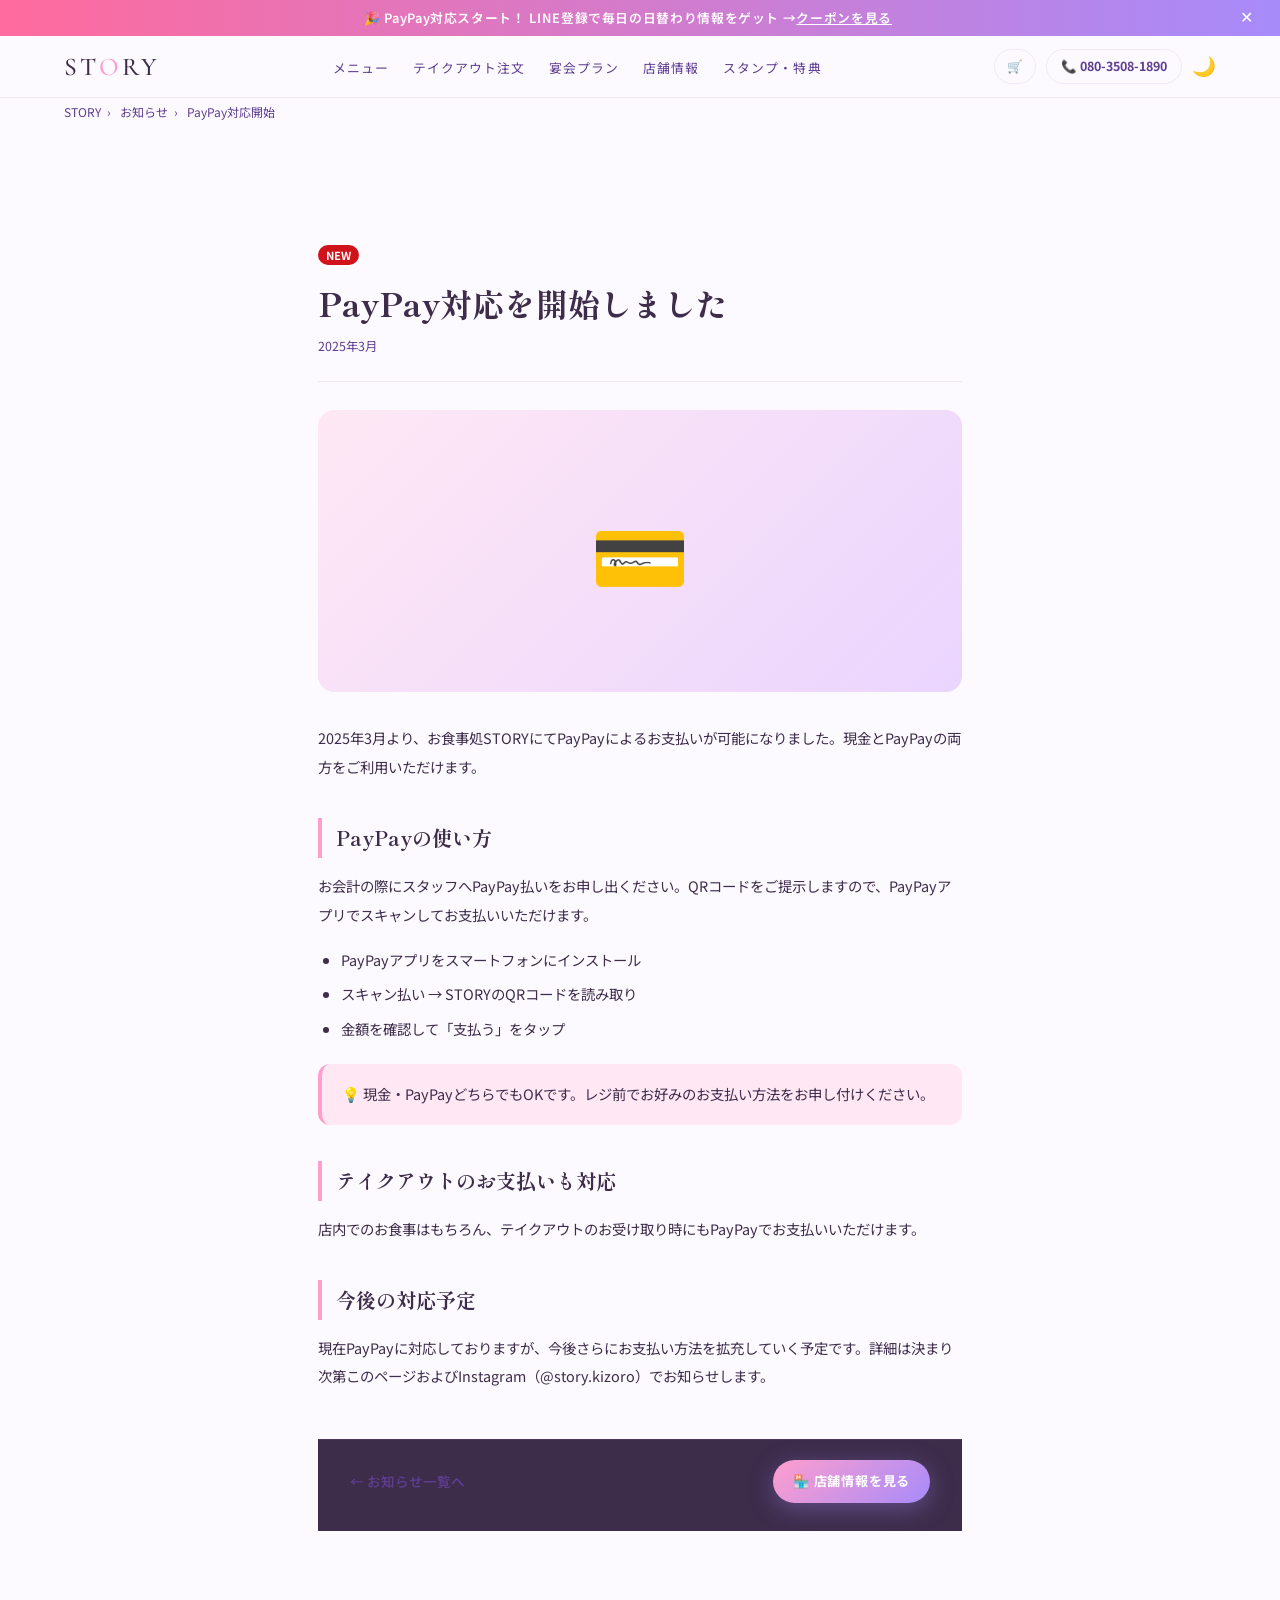
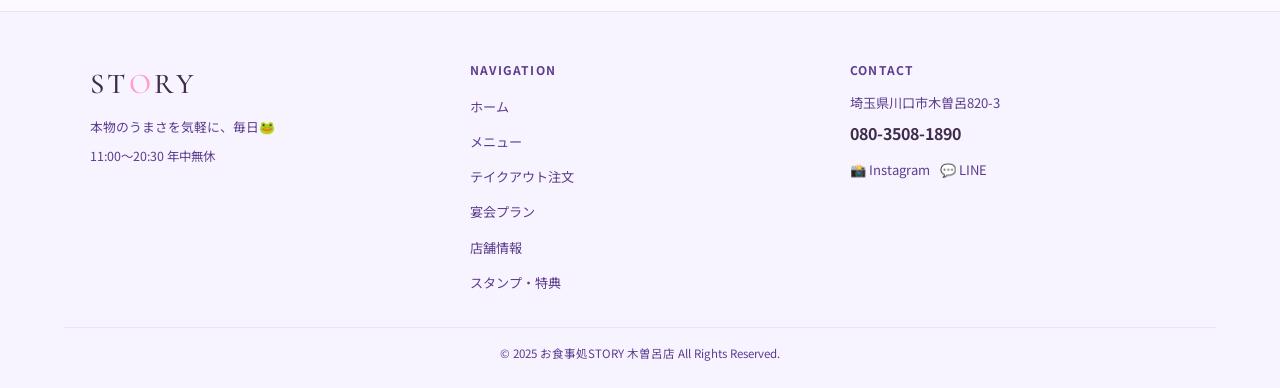
<file: news/paypay-2025-03.html>
<!DOCTYPE html>
<html lang="ja">
<head>
<meta charset="UTF-8">
<meta name="viewport" content="width=device-width, initial-scale=1.0">
<title>PayPay対応を開始しました | STORY 川口市木曽呂</title>
<meta name="description" content="STORYでPayPayがご利用いただけるようになりました。QRコードをスキャンするだけでスムーズにお支払いいただけます。">
<meta property="og:title" content="PayPay対応を開始しました | STORY">
<meta property="og:type" content="article">
<meta name="theme-color" content="#ff9ecd">
<link rel="preconnect" href="https://fonts.googleapis.com">
<link rel="preconnect" href="https://fonts.gstatic.com" crossorigin>
<link href="https://fonts.googleapis.com/css2?family=Shippori+Mincho:wght@400;600;800&family=Cormorant+Garamond:wght@400;500&family=Noto+Sans+JP:wght@400;500;700&display=swap" rel="stylesheet">
<link rel="stylesheet" href="../css/style.css">
</head>
<body data-page="news">
<div id="site-header"></div>

<main id="main-content">
  <nav class="breadcrumb" aria-label="パンくずリスト">
    <a href="../index.html">STORY</a><span>›</span>
    <a href="index.html">お知らせ</a><span>›</span>
    PayPay対応開始
  </nav>

  <div style="padding:110px 5% 0;">
    <div class="article-wrap">
      <article>
        <header class="article-header">
          <span class="news-badge new">NEW</span>
          <h1>PayPay対応を開始しました</h1>
          <time class="article-date" datetime="2025-03">2025年3月</time>
        </header>

        <div class="article-hero" aria-label="PayPay対応のお知らせ">
          <span class="article-hero-placeholder" aria-hidden="true">💳</span>
        </div>

        <div class="article-body">
          <p>2025年3月より、お食事処STORYにてPayPayによるお支払いが可能になりました。現金とPayPayの両方をご利用いただけます。</p>

          <h2>PayPayの使い方</h2>
          <p>お会計の際にスタッフへPayPay払いをお申し出ください。QRコードをご提示しますので、PayPayアプリでスキャンしてお支払いいただけます。</p>
          <ul>
            <li>PayPayアプリをスマートフォンにインストール</li>
            <li>スキャン払い → STORYのQRコードを読み取り</li>
            <li>金額を確認して「支払う」をタップ</li>
          </ul>

          <div class="highlight-box">
            💡 現金・PayPayどちらでもOKです。レジ前でお好みのお支払い方法をお申し付けください。
          </div>

          <h2>テイクアウトのお支払いも対応</h2>
          <p>店内でのお食事はもちろん、テイクアウトのお受け取り時にもPayPayでお支払いいただけます。</p>

          <h2>今後の対応予定</h2>
          <p>現在PayPayに対応しておりますが、今後さらにお支払い方法を拡充していく予定です。詳細は決まり次第このページおよびInstagram（@story.kizoro）でお知らせします。</p>
        </div>

        <footer class="article-footer">
          <a href="index.html" class="article-back-link">← お知らせ一覧へ</a>
          <a href="../about.html" class="btn-primary" style="font-size:0.82rem;padding:10px 20px;">🏪 店舗情報を見る</a>
        </footer>
      </article>
    </div>
  </div>
</main>

<div id="site-footer"></div>
<script src="../js/data.js"></script>
<script src="../js/main.js"></script>
</body>
</html>
</file>
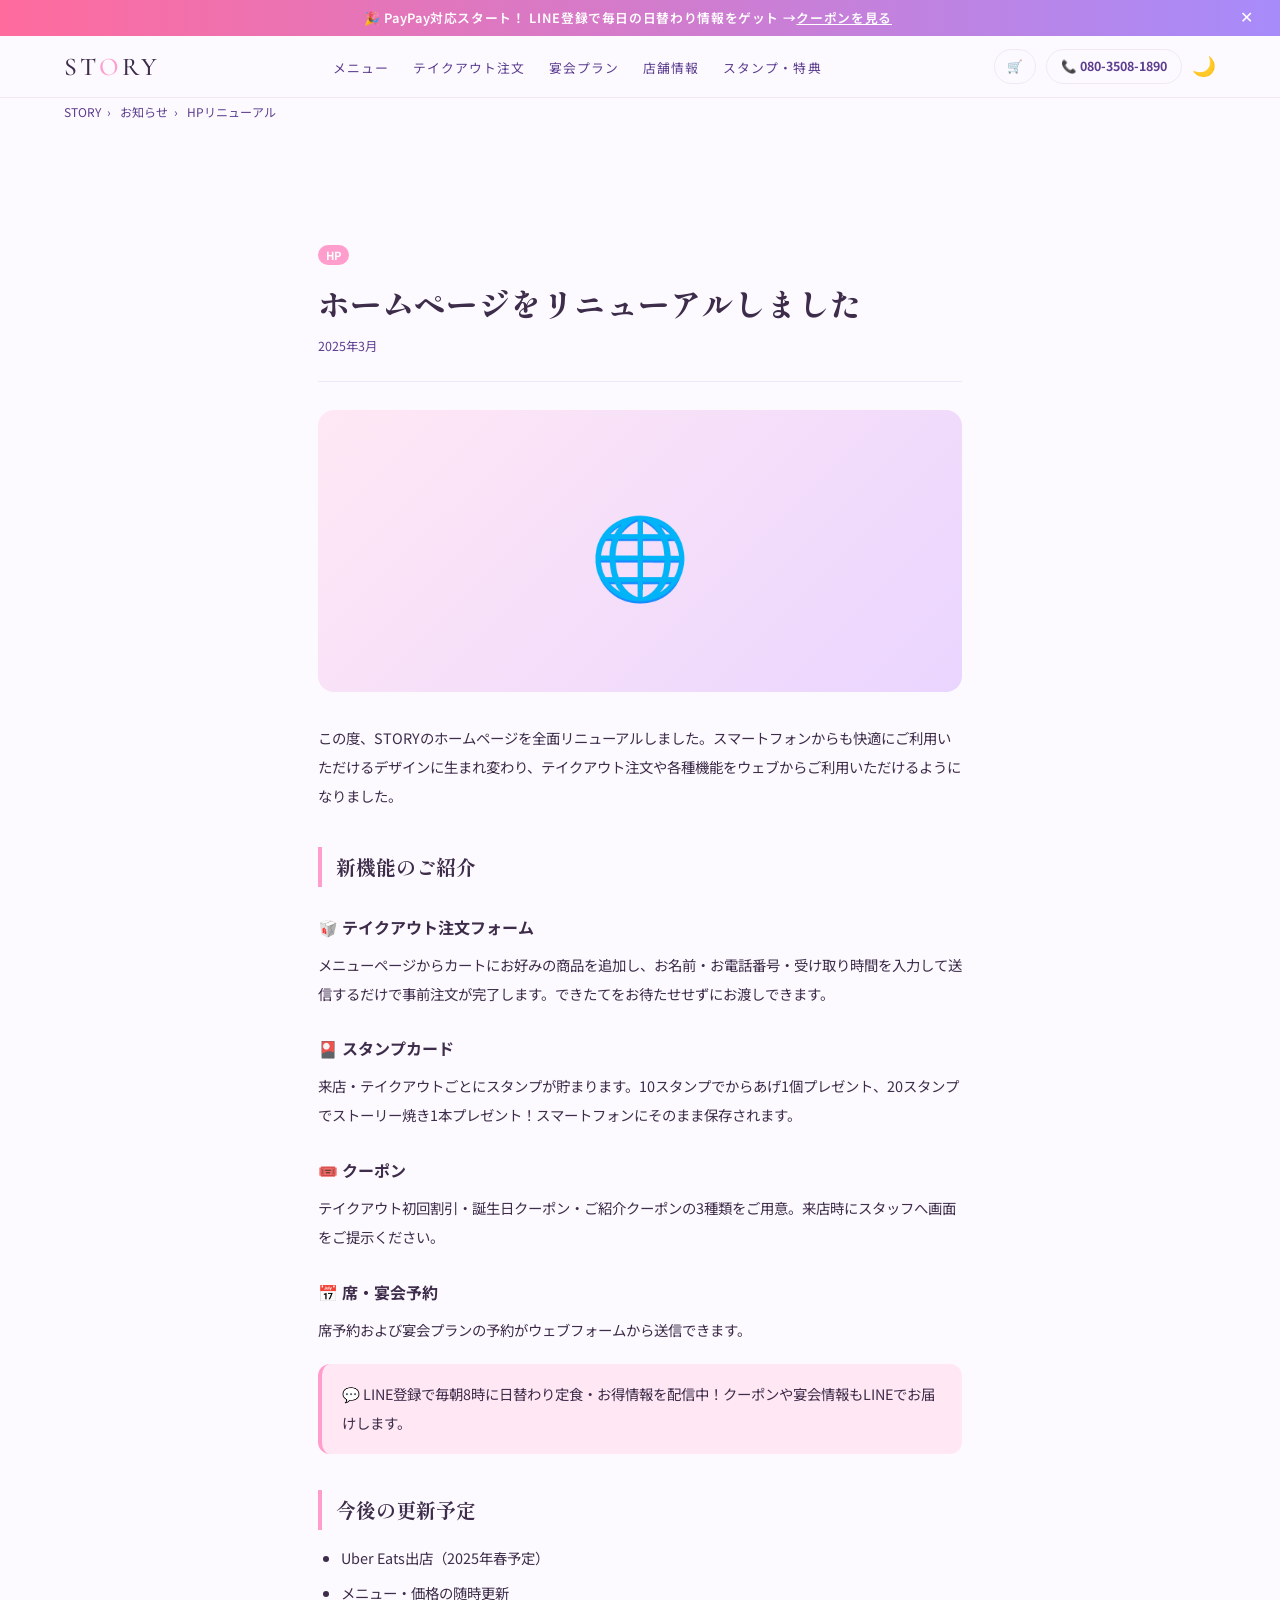
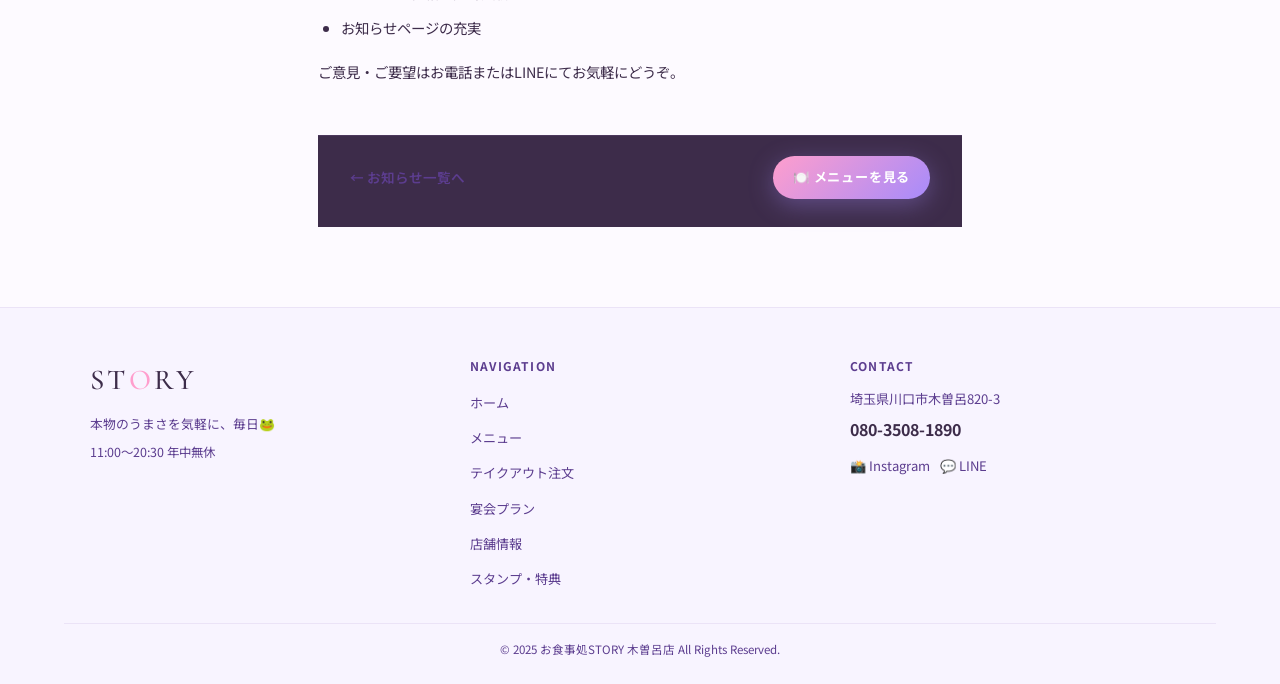
<file: news/renewal-2025-03.html>
<!DOCTYPE html>
<html lang="ja">
<head>
<meta charset="UTF-8">
<meta name="viewport" content="width=device-width, initial-scale=1.0">
<title>ホームページをリニューアルしました | STORY 川口市木曽呂</title>
<meta name="description" content="テイクアウト注文・席予約・スタンプカード・クーポンがウェブから使えるようになりました。">
<meta property="og:title" content="ホームページリニューアル | STORY">
<meta property="og:type" content="article">
<meta name="theme-color" content="#ff9ecd">
<link rel="preconnect" href="https://fonts.googleapis.com">
<link rel="preconnect" href="https://fonts.gstatic.com" crossorigin>
<link href="https://fonts.googleapis.com/css2?family=Shippori+Mincho:wght@400;600;800&family=Cormorant+Garamond:wght@400;500&family=Noto+Sans+JP:wght@400;500;700&display=swap" rel="stylesheet">
<link rel="stylesheet" href="../css/style.css">
</head>
<body data-page="news">
<div id="site-header"></div>

<main id="main-content">
  <nav class="breadcrumb" aria-label="パンくずリスト">
    <a href="../index.html">STORY</a><span>›</span>
    <a href="index.html">お知らせ</a><span>›</span>
    HPリニューアル
  </nav>

  <div style="padding:110px 5% 0;">
    <div class="article-wrap">
      <article>
        <header class="article-header">
          <span class="news-badge">HP</span>
          <h1>ホームページをリニューアルしました</h1>
          <time class="article-date" datetime="2025-03">2025年3月</time>
        </header>

        <div class="article-hero" aria-label="ホームページリニューアルのお知らせ">
          <span class="article-hero-placeholder" aria-hidden="true">🌐</span>
        </div>

        <div class="article-body">
          <p>この度、STORYのホームページを全面リニューアルしました。スマートフォンからも快適にご利用いただけるデザインに生まれ変わり、テイクアウト注文や各種機能をウェブからご利用いただけるようになりました。</p>

          <h2>新機能のご紹介</h2>

          <h3>🥡 テイクアウト注文フォーム</h3>
          <p>メニューページからカートにお好みの商品を追加し、お名前・お電話番号・受け取り時間を入力して送信するだけで事前注文が完了します。できたてをお待たせせずにお渡しできます。</p>

          <h3>🎴 スタンプカード</h3>
          <p>来店・テイクアウトごとにスタンプが貯まります。10スタンプでからあげ1個プレゼント、20スタンプでストーリー焼き1本プレゼント！スマートフォンにそのまま保存されます。</p>

          <h3>🎟️ クーポン</h3>
          <p>テイクアウト初回割引・誕生日クーポン・ご紹介クーポンの3種類をご用意。来店時にスタッフへ画面をご提示ください。</p>

          <h3>📅 席・宴会予約</h3>
          <p>席予約および宴会プランの予約がウェブフォームから送信できます。</p>

          <div class="highlight-box">
            💬 LINE登録で毎朝8時に日替わり定食・お得情報を配信中！クーポンや宴会情報もLINEでお届けします。
          </div>

          <h2>今後の更新予定</h2>
          <ul>
            <li>Uber Eats出店（2025年春予定）</li>
            <li>メニュー・価格の随時更新</li>
            <li>お知らせページの充実</li>
          </ul>
          <p>ご意見・ご要望はお電話またはLINEにてお気軽にどうぞ。</p>
        </div>

        <footer class="article-footer">
          <a href="index.html" class="article-back-link">← お知らせ一覧へ</a>
          <a href="../menu.html" class="btn-primary" style="font-size:0.82rem;padding:10px 20px;">🍽️ メニューを見る</a>
        </footer>
      </article>
    </div>
  </div>
</main>

<div id="site-footer"></div>
<script src="../js/data.js"></script>
<script src="../js/main.js"></script>
</body>
</html>
</file>
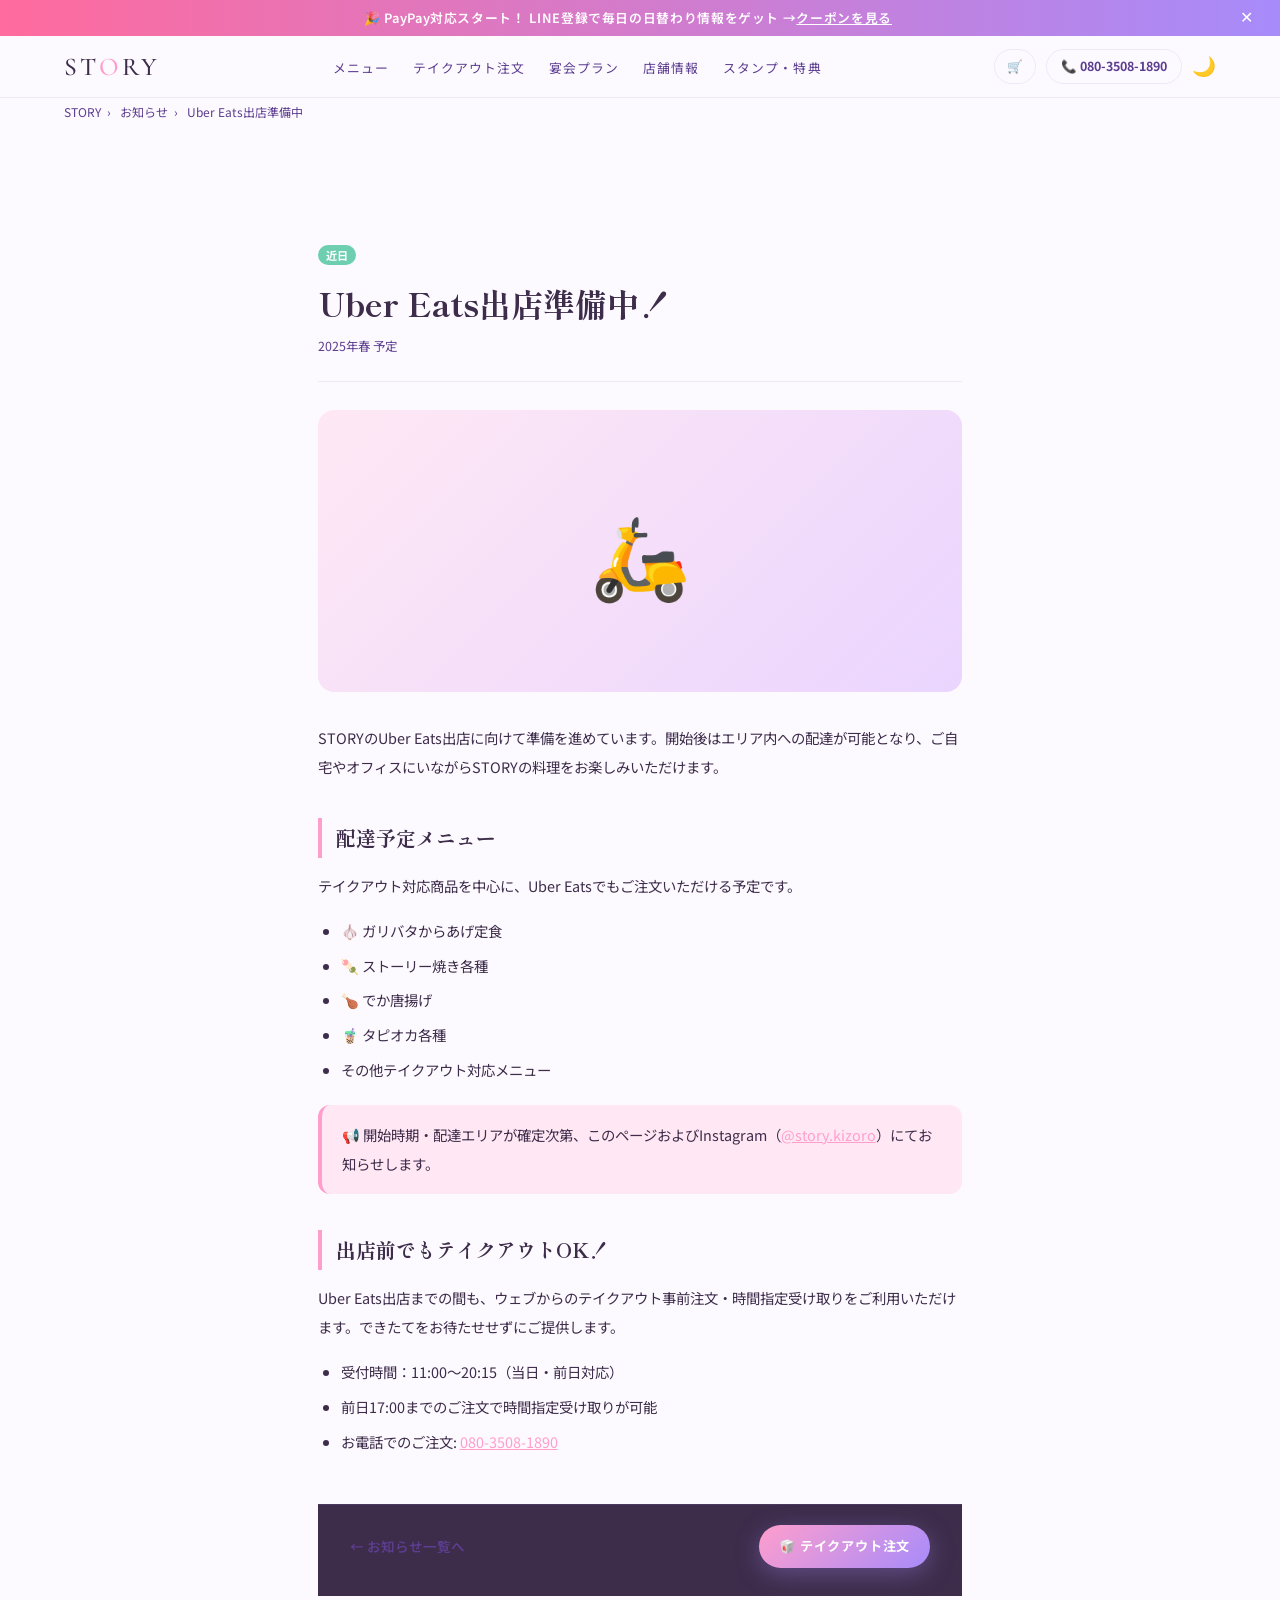
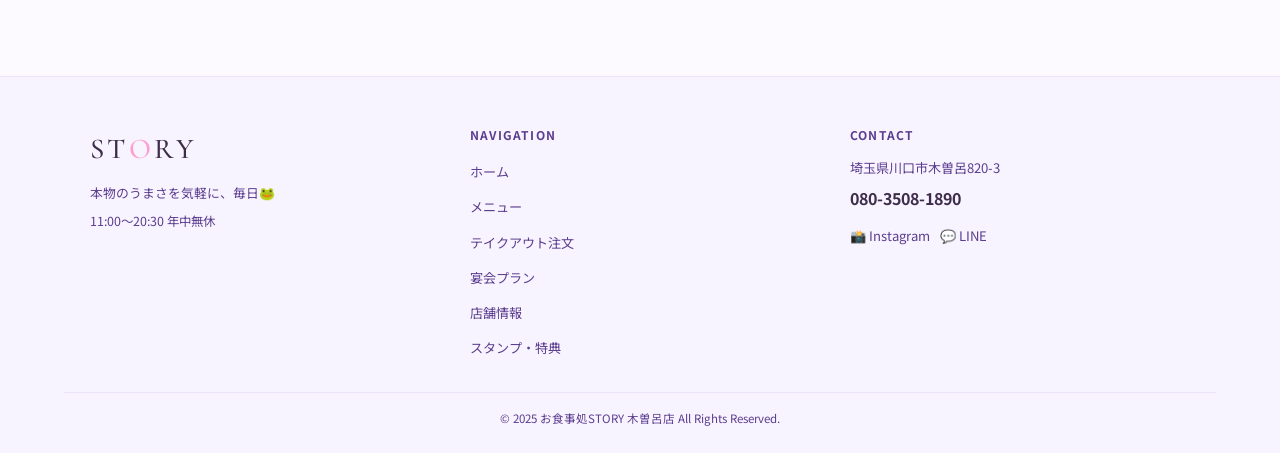
<file: news/uber-eats-2025.html>
<!DOCTYPE html>
<html lang="ja">
<head>
<meta charset="UTF-8">
<meta name="viewport" content="width=device-width, initial-scale=1.0">
<title>Uber Eats出店準備中！ | STORY 川口市木曽呂</title>
<meta name="description" content="STORYのUber Eats出店が近日スタート予定！エリア内への配達が可能になります。">
<meta property="og:title" content="Uber Eats出店準備中！ | STORY">
<meta property="og:type" content="article">
<meta name="theme-color" content="#ff9ecd">
<link rel="preconnect" href="https://fonts.googleapis.com">
<link rel="preconnect" href="https://fonts.gstatic.com" crossorigin>
<link href="https://fonts.googleapis.com/css2?family=Shippori+Mincho:wght@400;600;800&family=Cormorant+Garamond:wght@400;500&family=Noto+Sans+JP:wght@400;500;700&display=swap" rel="stylesheet">
<link rel="stylesheet" href="../css/style.css">
</head>
<body data-page="news">
<div id="site-header"></div>

<main id="main-content">
  <nav class="breadcrumb" aria-label="パンくずリスト">
    <a href="../index.html">STORY</a><span>›</span>
    <a href="index.html">お知らせ</a><span>›</span>
    Uber Eats出店準備中
  </nav>

  <div style="padding:110px 5% 0;">
    <div class="article-wrap">
      <article>
        <header class="article-header">
          <span class="news-badge event">近日</span>
          <h1>Uber Eats出店準備中！</h1>
          <time class="article-date" datetime="2025">2025年春 予定</time>
        </header>

        <div class="article-hero" aria-label="Uber Eats出店のお知らせ">
          <span class="article-hero-placeholder" aria-hidden="true">🛵</span>
        </div>

        <div class="article-body">
          <p>STORYのUber Eats出店に向けて準備を進めています。開始後はエリア内への配達が可能となり、ご自宅やオフィスにいながらSTORYの料理をお楽しみいただけます。</p>

          <h2>配達予定メニュー</h2>
          <p>テイクアウト対応商品を中心に、Uber Eatsでもご注文いただける予定です。</p>
          <ul>
            <li>🧄 ガリバタからあげ定食</li>
            <li>🍡 ストーリー焼き各種</li>
            <li>🍗 でか唐揚げ</li>
            <li>🧋 タピオカ各種</li>
            <li>その他テイクアウト対応メニュー</li>
          </ul>

          <div class="highlight-box">
            📢 開始時期・配達エリアが確定次第、このページおよびInstagram（<a href="https://instagram.com/story.kizoro" target="_blank" rel="noopener" style="color:var(--amber);">@story.kizoro</a>）にてお知らせします。
          </div>

          <h2>出店前でもテイクアウトOK！</h2>
          <p>Uber Eats出店までの間も、ウェブからのテイクアウト事前注文・時間指定受け取りをご利用いただけます。できたてをお待たせせずにご提供します。</p>
          <ul>
            <li>受付時間：11:00〜20:15（当日・前日対応）</li>
            <li>前日17:00までのご注文で時間指定受け取りが可能</li>
            <li>お電話でのご注文: <a href="tel:08035081890" style="color:var(--amber);">080-3508-1890</a></li>
          </ul>
        </div>

        <footer class="article-footer">
          <a href="index.html" class="article-back-link">← お知らせ一覧へ</a>
          <a href="../reserve.html" class="btn-primary" style="font-size:0.82rem;padding:10px 20px;">🥡 テイクアウト注文</a>
        </footer>
      </article>
    </div>
  </div>
</main>

<div id="site-footer"></div>
<script src="../js/data.js"></script>
<script src="../js/main.js"></script>
</body>
</html>
</file>
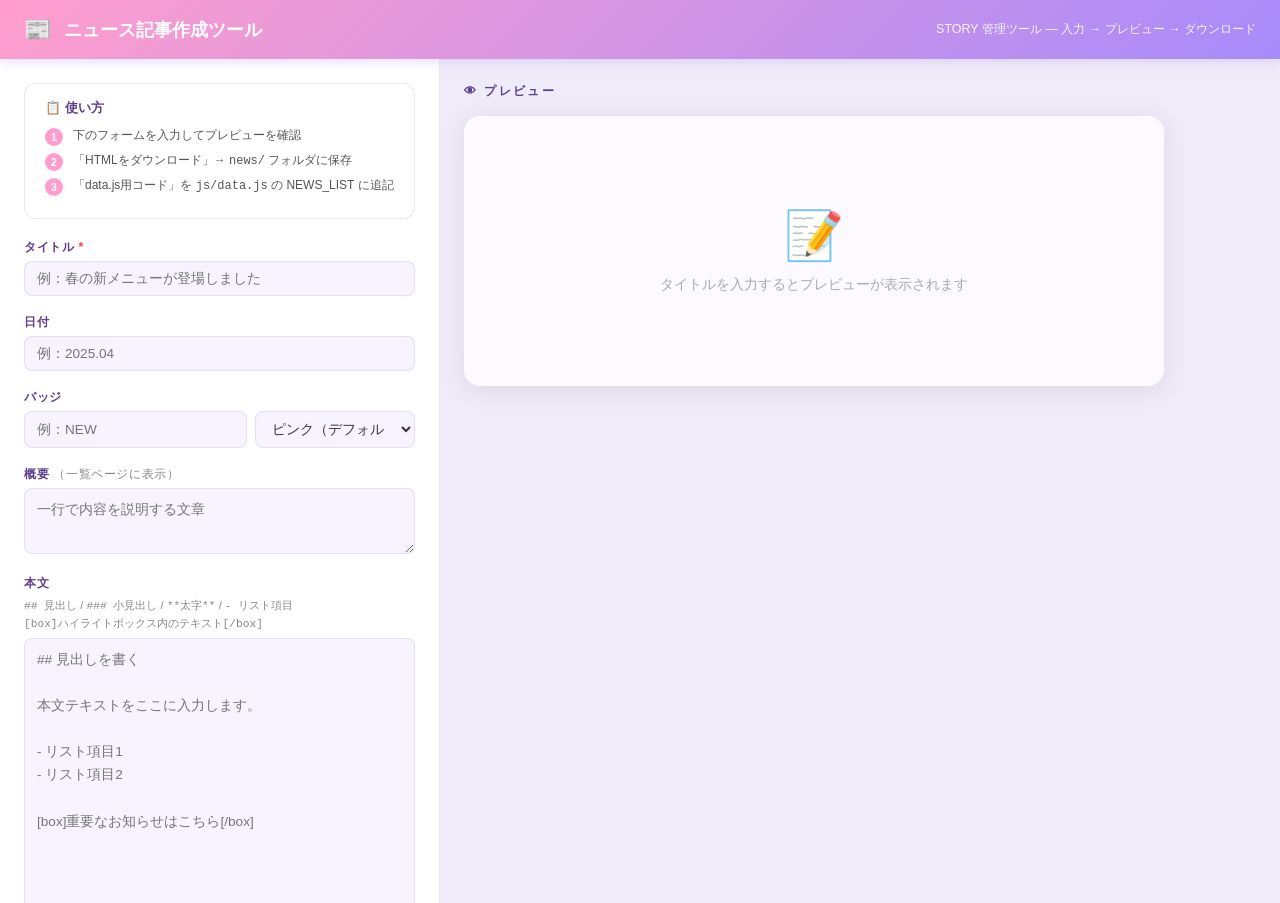
<file: tools/news-creator.html>
<!DOCTYPE html>
<html lang="ja">
<head>
<meta charset="UTF-8">
<meta name="viewport" content="width=device-width, initial-scale=1.0">
<title>📰 ニュース記事作成ツール | STORY 管理</title>
<style>
  *, *::before, *::after { box-sizing: border-box; margin: 0; padding: 0; }
  :root {
    --ink: #3d2c4a; --cream: #fdfaff; --warm: #f8f4ff;
    --amber: #ff9ecd; --brown: #5c3d8f; --border: rgba(160,130,200,0.2);
    --green: #2e7d32; --red: #c62828;
  }
  body { font-family: 'Noto Sans JP', 'Hiragino Sans', sans-serif; background: #f0ebf8; color: var(--ink); font-size: 14px; }

  /* ── HEADER ── */
  .tool-header {
    background: linear-gradient(135deg, #ff9ecd, #a78bfa);
    color: #fff; padding: 16px 24px;
    display: flex; align-items: center; gap: 12px;
    position: sticky; top: 0; z-index: 100;
    box-shadow: 0 2px 12px rgba(167,139,250,0.3);
  }
  .tool-header h1 { font-size: 1.1rem; font-weight: 700; }
  .tool-header p { font-size: 0.78rem; opacity: 0.9; margin-left: auto; }

  /* ── LAYOUT ── */
  .tool-layout {
    display: grid; grid-template-columns: 440px 1fr;
    gap: 0; min-height: calc(100vh - 56px);
  }

  /* ── FORM PANEL ── */
  .form-panel {
    background: #fff; padding: 24px;
    border-right: 1px solid var(--border);
    overflow-y: auto; height: calc(100vh - 56px);
    position: sticky; top: 56px;
  }
  .form-section { margin-bottom: 18px; }
  .form-section label {
    display: block; font-size: 0.78rem; font-weight: 700;
    color: var(--brown); margin-bottom: 5px; letter-spacing: 0.05em;
  }
  .form-section .hint { font-size: 0.7rem; color: #888; margin-bottom: 5px; line-height: 1.5; }
  .form-input {
    width: 100%; padding: 9px 12px; border-radius: 8px;
    border: 1.5px solid var(--border); background: var(--warm);
    font-size: 0.85rem; font-family: inherit; color: var(--ink);
    outline: none; transition: border-color 0.2s;
  }
  .form-input:focus { border-color: var(--amber); }
  textarea.form-input { resize: vertical; line-height: 1.7; }
  select.form-input { cursor: pointer; }

  .badge-row { display: flex; gap: 8px; }
  .badge-row .form-input:first-child { flex: 1; }
  .badge-row select { width: 160px; flex-shrink: 0; }

  .img-toggle { display: flex; gap: 6px; margin-bottom: 8px; }
  .img-toggle button {
    flex: 1; padding: 7px; border-radius: 8px; border: 1.5px solid var(--border);
    background: var(--warm); cursor: pointer; font-size: 0.75rem; font-weight: 700;
    color: var(--brown); font-family: inherit; transition: all 0.2s;
  }
  .img-toggle button.active { background: var(--amber); color: #fff; border-color: var(--amber); }

  .img-preview { width: 100%; height: 80px; border-radius: 8px; object-fit: cover; margin-top: 6px; display: none; }

  .divider { border: none; border-top: 1px solid var(--border); margin: 20px 0; }

  .action-btns { display: flex; flex-direction: column; gap: 10px; }
  .btn-download {
    width: 100%; padding: 14px; border-radius: 12px; border: none;
    background: linear-gradient(135deg, #ff9ecd, #a78bfa);
    color: #fff; font-size: 0.9rem; font-weight: 700;
    cursor: pointer; font-family: inherit; transition: all 0.2s;
  }
  .btn-download:hover { transform: translateY(-1px); box-shadow: 0 4px 16px rgba(167,139,250,0.4); }
  .btn-snippet {
    width: 100%; padding: 12px; border-radius: 12px;
    border: 1.5px solid var(--brown); background: #fff;
    color: var(--brown); font-size: 0.85rem; font-weight: 700;
    cursor: pointer; font-family: inherit; transition: all 0.2s;
  }
  .btn-snippet:hover { background: var(--warm); }

  /* ── SNIPPET BOX ── */
  .snippet-wrap { margin-top: 16px; display: none; }
  .snippet-wrap h3 { font-size: 0.78rem; font-weight: 700; color: var(--brown); margin-bottom: 8px; }
  .snippet-code {
    background: #1a1225; color: #e8d8f8;
    border-radius: 10px; padding: 14px;
    font-size: 0.72rem; line-height: 1.7;
    font-family: 'Consolas', 'Monaco', monospace;
    white-space: pre-wrap; overflow-x: auto;
    margin-bottom: 8px;
  }
  .btn-copy {
    width: 100%; padding: 8px; border-radius: 8px; border: none;
    background: #1a1225; color: #a8f0d8;
    font-size: 0.78rem; font-weight: 700;
    cursor: pointer; font-family: inherit; transition: background 0.2s;
  }
  .btn-copy:hover { background: #2a1d3d; }
  .btn-copy.copied { background: var(--green); color: #fff; }

  /* ── PREVIEW PANEL ── */
  .preview-panel {
    padding: 24px; overflow-y: auto;
    background: #f0ebf8;
  }
  .preview-panel h2 {
    font-size: 0.75rem; letter-spacing: 0.2em; text-transform: uppercase;
    color: var(--brown); margin-bottom: 16px; font-weight: 700;
  }
  .preview-frame {
    background: #fdfaff; border-radius: 16px;
    box-shadow: 0 4px 24px rgba(61,44,74,0.1);
    padding: 32px; max-width: 700px;
  }

  /* Article preview styles (mirror of site CSS) */
  .prev-badge {
    display: inline-block; font-size: 0.7rem; font-weight: 700;
    padding: 3px 10px; border-radius: 12px; margin-bottom: 10px;
    background: #ff9ecd; color: #fff;
  }
  .prev-badge.new { background: #d0131a; }
  .prev-badge.event { background: #6ecfb0; }
  .prev-badge.kodomo { background: #6ecfb0; }
  .prev-h1 {
    font-family: Georgia, serif; font-size: 1.5rem; font-weight: 800;
    line-height: 1.4; color: #3d2c4a; margin: 10px 0 8px;
  }
  .prev-date { font-size: 0.75rem; color: #5c3d8f; }
  .prev-hero {
    width: 100%; border-radius: 12px; margin: 20px 0;
    aspect-ratio: 16/7; object-fit: cover;
    background: linear-gradient(135deg, #ffe8f4, #ead5ff);
    display: flex; align-items: center; justify-content: center;
    font-size: 4rem;
  }
  .prev-body { font-size: 0.88rem; line-height: 2; color: #3d2c4a; }
  .prev-body h2 {
    font-family: Georgia, serif; font-size: 1.1rem; font-weight: 700;
    margin: 28px 0 10px; padding-left: 12px;
    border-left: 4px solid #ff9ecd;
  }
  .prev-body h3 { font-size: 0.95rem; font-weight: 700; margin: 18px 0 6px; }
  .prev-body p { margin-bottom: 12px; }
  .prev-body ul { padding-left: 1.5em; margin-bottom: 12px; }
  .prev-body li { margin-bottom: 4px; }
  .prev-body strong { font-weight: 700; }
  .prev-body .highlight-box {
    background: #ffe8f4; border-radius: 10px;
    padding: 14px 18px; margin: 16px 0;
    border-left: 4px solid #ff9ecd; font-size: 0.84rem;
  }
  .prev-footer {
    margin-top: 32px; padding-top: 16px;
    border-top: 1px solid rgba(160,130,200,0.15);
    display: flex; justify-content: space-between; align-items: center;
  }
  .prev-back { font-size: 0.82rem; color: #5c3d8f; }

  /* ── STEPS GUIDE ── */
  .steps-guide {
    background: #fff; border-radius: 12px; padding: 16px 20px;
    margin-bottom: 20px; border: 1px solid var(--border);
  }
  .steps-guide h3 { font-size: 0.8rem; font-weight: 700; color: var(--brown); margin-bottom: 10px; }
  .step { display: flex; gap: 10px; font-size: 0.75rem; color: #555; margin-bottom: 6px; align-items: flex-start; }
  .step-num {
    background: var(--amber); color: #fff; border-radius: 50%;
    width: 18px; height: 18px; display: flex; align-items: center; justify-content: center;
    font-size: 0.65rem; font-weight: 700; flex-shrink: 0; margin-top: 1px;
  }

  @media (max-width: 900px) {
    .tool-layout { grid-template-columns: 1fr; }
    .form-panel { height: auto; position: static; }
  }
</style>
</head>
<body>

<header class="tool-header">
  <span style="font-size:1.4rem;">📰</span>
  <h1>ニュース記事作成ツール</h1>
  <p>STORY 管理ツール — 入力 → プレビュー → ダウンロード</p>
</header>

<div class="tool-layout">

  <!-- ── FORM PANEL ── -->
  <div class="form-panel">

    <div class="steps-guide">
      <h3>📋 使い方</h3>
      <div class="step"><div class="step-num">1</div><div>下のフォームを入力してプレビューを確認</div></div>
      <div class="step"><div class="step-num">2</div><div>「HTMLをダウンロード」→ <code>news/</code> フォルダに保存</div></div>
      <div class="step"><div class="step-num">3</div><div>「data.js用コード」を <code>js/data.js</code> の NEWS_LIST に追記</div></div>
    </div>

    <div class="form-section">
      <label for="f-title">タイトル <span style="color:#e74c3c;">*</span></label>
      <input class="form-input" type="text" id="f-title" placeholder="例：春の新メニューが登場しました" oninput="updateAll()">
    </div>

    <div class="form-section">
      <label for="f-date">日付</label>
      <input class="form-input" type="text" id="f-date" placeholder="例：2025.04" oninput="updateAll()">
    </div>

    <div class="form-section">
      <label>バッジ</label>
      <div class="badge-row">
        <input class="form-input" type="text" id="f-badge" placeholder="例：NEW" oninput="updateAll()">
        <select class="form-input" id="f-badge-style" onchange="updateAll()">
          <option value="">ピンク（デフォルト）</option>
          <option value="new">赤（NEW・重要）</option>
          <option value="event">緑（イベント・近日）</option>
          <option value="kodomo">緑（支援・こども）</option>
        </select>
      </div>
    </div>

    <div class="form-section">
      <label for="f-summary">概要 <span style="font-weight:400;color:#888;">（一覧ページに表示）</span></label>
      <textarea class="form-input" id="f-summary" rows="2" placeholder="一行で内容を説明する文章" oninput="updateAll()"></textarea>
    </div>

    <div class="form-section">
      <label for="f-content">本文</label>
      <p class="hint">
        <code>## 見出し</code> / <code>### 小見出し</code> / <code>**太字**</code> / <code>- リスト項目</code><br>
        <code>[box]ハイライトボックス内のテキスト[/box]</code>
      </p>
      <textarea class="form-input" id="f-content" rows="14" placeholder="## 見出しを書く&#10;&#10;本文テキストをここに入力します。&#10;&#10;- リスト項目1&#10;- リスト項目2&#10;&#10;[box]重要なお知らせはこちら[/box]" oninput="updateAll()"></textarea>
    </div>

    <div class="form-section">
      <label>画像</label>
      <div class="img-toggle">
        <button type="button" id="btn-file" class="active" onclick="switchImgType('file')">📁 ファイルをアップロード</button>
        <button type="button" id="btn-url" onclick="switchImgType('url')">🔗 URLを入力</button>
      </div>
      <input class="form-input" type="file" id="f-img-file" accept="image/*" onchange="handleFileUpload(this)">
      <input class="form-input" type="url" id="f-img-url" placeholder="https://example.com/image.jpg" style="display:none;" oninput="updateAll()">
      <img id="img-thumb" class="img-preview" alt="プレビュー">
      <p class="hint" style="margin-top:6px;">省略可（省略時は絵文字プレースホルダーを表示）</p>
    </div>

    <div class="form-section">
      <label>プレースホルダー絵文字 <span style="font-weight:400;color:#888;">（画像なしの場合）</span></label>
      <input class="form-input" type="text" id="f-emoji" value="📰" oninput="updateAll()">
    </div>

    <div class="form-section">
      <label for="f-cta-label">CTAボタン（任意）</label>
      <div style="display:grid;grid-template-columns:1fr 1fr;gap:8px;">
        <input class="form-input" type="text" id="f-cta-label" placeholder="例：メニューを見る" oninput="updateAll()">
        <input class="form-input" type="text" id="f-cta-url" placeholder="例：../menu.html" oninput="updateAll()">
      </div>
    </div>

    <div class="form-section">
      <label for="f-filename">出力ファイル名</label>
      <input class="form-input" type="text" id="f-filename" placeholder="例：spring-menu-2025-04.html">
      <p class="hint" style="margin-top:4px;">タイトル入力時に自動生成されます。<code>news/</code> フォルダに保存してください。</p>
    </div>

    <hr class="divider">

    <div class="action-btns">
      <button class="btn-download" onclick="downloadHTML()">📥 HTMLをダウンロード</button>
      <button class="btn-snippet" onclick="toggleSnippet()">📋 data.js用コードを表示</button>
    </div>

    <div class="snippet-wrap" id="snippet-wrap">
      <h3>js/data.js の NEWS_LIST に追加するコード：</h3>
      <pre class="snippet-code" id="snippet-code"></pre>
      <button class="btn-copy" id="btn-copy" onclick="copySnippet()">コピー</button>
    </div>

  </div><!-- /form-panel -->

  <!-- ── PREVIEW PANEL ── -->
  <div class="preview-panel">
    <h2>👁 プレビュー</h2>
    <div class="preview-frame" id="preview-frame">
      <div style="text-align:center;color:#aaa;padding:60px 20px;">
        <div style="font-size:3rem;margin-bottom:12px;">📝</div>
        <p>左のフォームを入力するとプレビューが表示されます</p>
      </div>
    </div>
  </div>

</div><!-- /tool-layout -->

<script>
// ─── STATE ───
let imgDataURL = '';
let imgType = 'file';

// ─── IMAGE HANDLING ───
function switchImgType(type) {
  imgType = type;
  document.getElementById('btn-file').classList.toggle('active', type === 'file');
  document.getElementById('btn-url').classList.toggle('active', type === 'url');
  document.getElementById('f-img-file').style.display = type === 'file' ? 'block' : 'none';
  document.getElementById('f-img-url').style.display = type === 'url' ? 'block' : 'none';
  updateAll();
}

function handleFileUpload(input) {
  const file = input.files[0];
  if (!file) { imgDataURL = ''; updateAll(); return; }
  const reader = new FileReader();
  reader.onload = e => {
    imgDataURL = e.target.result;
    const thumb = document.getElementById('img-thumb');
    thumb.src = imgDataURL;
    thumb.style.display = 'block';
    updateAll();
  };
  reader.readAsDataURL(file);
}

function getImageSrc() {
  if (imgType === 'file') return imgDataURL;
  return document.getElementById('f-img-url').value.trim();
}

// ─── SIMPLE MARKDOWN PARSER ───
function esc(s) {
  return s.replace(/&/g,'&amp;').replace(/</g,'&lt;').replace(/>/g,'&gt;');
}
function inline(s) {
  return esc(s).replace(/\*\*(.+?)\*\*/g, '<strong>$1</strong>');
}
function parseContent(raw) {
  const lines = raw.split('\n');
  let html = '', inList = false;
  for (let line of lines) {
    if (line.startsWith('## ')) {
      if (inList) { html += '</ul>'; inList = false; }
      html += '<h2>' + inline(line.slice(3)) + '</h2>';
    } else if (line.startsWith('### ')) {
      if (inList) { html += '</ul>'; inList = false; }
      html += '<h3>' + inline(line.slice(4)) + '</h3>';
    } else if (line.startsWith('- ')) {
      if (!inList) { html += '<ul>'; inList = true; }
      html += '<li>' + inline(line.slice(2)) + '</li>';
    } else if (/^\[box\].*\[\/box\]$/.test(line)) {
      if (inList) { html += '</ul>'; inList = false; }
      html += '<div class="highlight-box">' + inline(line.replace('[box]','').replace('[/box]','')) + '</div>';
    } else if (line.trim() === '') {
      if (inList) { html += '</ul>'; inList = false; }
    } else {
      if (inList) { html += '</ul>'; inList = false; }
      html += '<p>' + inline(line) + '</p>';
    }
  }
  if (inList) html += '</ul>';
  return html;
}

// ─── SLUG GENERATOR ───
function toSlug(title) {
  const map = {'あ':'a','い':'i','う':'u','え':'e','お':'o','か':'ka','き':'ki','く':'ku','け':'ke','こ':'ko','さ':'sa','し':'shi','す':'su','せ':'se','そ':'so','た':'ta','ち':'chi','つ':'tsu','て':'te','と':'to','な':'na','に':'ni','ぬ':'nu','ね':'ne','の':'no','は':'ha','ひ':'hi','ふ':'fu','へ':'he','ほ':'ho','ま':'ma','み':'mi','む':'mu','め':'me','も':'mo','や':'ya','ゆ':'yu','よ':'yo','ら':'ra','り':'ri','る':'ru','れ':'re','ろ':'ro','わ':'wa','を':'wo','ん':'n'};
  const date = document.getElementById('f-date').value.replace(/[^0-9]/g,'-').replace(/-+/g,'-').replace(/^-|-$/g,'');
  const slug = title.toLowerCase()
    .replace(/[ぁ-ん]/g, c => map[c] || '')
    .replace(/[ァ-ン]/g, c => { const h = String.fromCharCode(c.charCodeAt(0)-0x60); return map[h]||''; })
    .replace(/[^a-z0-9]+/g, '-')
    .replace(/^-|-$/g, '')
    .slice(0, 40);
  return (slug || 'article') + (date ? '-' + date : '') + '.html';
}

// ─── PREVIEW UPDATE ───
function updateAll() {
  const title = document.getElementById('f-title').value.trim();
  const date = document.getElementById('f-date').value.trim();
  const badge = document.getElementById('f-badge').value.trim();
  const badgeStyle = document.getElementById('f-badge-style').value;
  const summary = document.getElementById('f-summary').value.trim();
  const content = document.getElementById('f-content').value;
  const emoji = document.getElementById('f-emoji').value.trim() || '📰';
  const ctaLabel = document.getElementById('f-cta-label').value.trim();
  const ctaUrl = document.getElementById('f-cta-url').value.trim();
  const imgSrc = getImageSrc();

  // Auto-fill filename
  const fn = document.getElementById('f-filename');
  if (!fn.dataset.manual && title) fn.value = toSlug(title);

  if (!title) {
    document.getElementById('preview-frame').innerHTML = `
      <div style="text-align:center;color:#aaa;padding:60px 20px;">
        <div style="font-size:3rem;margin-bottom:12px;">📝</div>
        <p>タイトルを入力するとプレビューが表示されます</p>
      </div>`;
    return;
  }

  const heroHTML = imgSrc
    ? `<img src="${imgSrc}" class="prev-hero" alt="${esc(title)}" style="display:block;width:100%;height:200px;object-fit:cover;border-radius:12px;margin:20px 0;">`
    : `<div class="prev-hero"><span>${emoji}</span></div>`;

  const bodyHTML = content ? parseContent(content) : '<p style="color:#aaa;">（本文なし）</p>';

  const ctaHTML = ctaLabel && ctaUrl
    ? `<a href="${esc(ctaUrl)}" style="background:linear-gradient(135deg,#ff9ecd,#a78bfa);color:#fff;padding:9px 18px;border-radius:20px;text-decoration:none;font-size:0.8rem;font-weight:700;">${esc(ctaLabel)}</a>`
    : '';

  document.getElementById('preview-frame').innerHTML = `
    <span class="prev-badge ${esc(badgeStyle)}">${esc(badge || 'お知らせ')}</span>
    <div class="prev-h1">${esc(title)}</div>
    <div class="prev-date">${esc(date)}</div>
    ${heroHTML}
    <div class="prev-body">${bodyHTML}</div>
    <div class="prev-footer">
      <span class="prev-back">← お知らせ一覧へ</span>
      ${ctaHTML}
    </div>`;

  // Update snippet
  updateSnippet(title, date, badge, badgeStyle, summary);
}

function updateSnippet(title, date, badge, badgeStyle, summary) {
  const fn = document.getElementById('f-filename').value || 'article.html';
  const id = fn.replace('.html','');
  const code = `  {\n    id: '${id}',\n    file: '${fn}',\n    date: '${date}',\n    badge: '${badge || 'お知らせ'}',\n    badgeClass: '${badgeStyle}',\n    title: '${title.replace(/'/g,"\\'")}',\n    summary: '${(document.getElementById('f-summary').value.trim()||'').replace(/'/g,"\\'")}',\n  },`;
  document.getElementById('snippet-code').textContent = code;
}

// ─── FILENAME MANUAL EDIT DETECTION ───
document.getElementById('f-filename').addEventListener('input', function() {
  this.dataset.manual = this.value ? '1' : '';
});

// ─── SNIPPET TOGGLE ───
function toggleSnippet() {
  const wrap = document.getElementById('snippet-wrap');
  wrap.style.display = wrap.style.display === 'none' || !wrap.style.display ? 'block' : 'none';
}

// ─── COPY SNIPPET ───
function copySnippet() {
  const code = document.getElementById('snippet-code').textContent;
  navigator.clipboard.writeText(code).then(() => {
    const btn = document.getElementById('btn-copy');
    btn.textContent = '✅ コピーしました';
    btn.classList.add('copied');
    setTimeout(() => { btn.textContent = 'コピー'; btn.classList.remove('copied'); }, 2000);
  });
}

// ─── HTML GENERATION ───
function generateHTML() {
  const title   = document.getElementById('f-title').value.trim();
  const date    = document.getElementById('f-date').value.trim();
  const badge   = document.getElementById('f-badge').value.trim() || 'お知らせ';
  const bStyle  = document.getElementById('f-badge-style').value;
  const content = document.getElementById('f-content').value;
  const emoji   = document.getElementById('f-emoji').value.trim() || '📰';
  const ctaLabel= document.getElementById('f-cta-label').value.trim();
  const ctaUrl  = document.getElementById('f-cta-url').value.trim();
  const imgSrc  = getImageSrc();

  const heroHTML = imgSrc
    ? `<div class="article-hero"><img src="${imgSrc}" alt="${esc(title)}"></div>`
    : `<div class="article-hero"><span class="article-hero-placeholder" aria-hidden="true">${emoji}</span></div>`;

  // Convert markdown to article-body HTML
  const bodyHTML = content ? parseContent(content)
    .replace(/<h2>/g,'<h2>').replace(/<h3>/g,'<h3>')
    .replace(/class="highlight-box"/g,'class="highlight-box"')
    : '';

  const ctaHTML = ctaLabel && ctaUrl
    ? `<a href="${ctaUrl}" class="btn-primary" style="font-size:0.82rem;padding:10px 20px;">${ctaLabel}</a>`
    : '';

  const dateAttr = date.replace(/[^0-9\-]/g,'-').replace(/-+/g,'-').replace(/^-|-$/g,'');

  return `<!DOCTYPE html>
<html lang="ja">
<head>
<meta charset="UTF-8">
<meta name="viewport" content="width=device-width, initial-scale=1.0">
<title>${esc(title)} | STORY 川口市木曽呂</title>
<meta name="description" content="${esc(document.getElementById('f-summary').value.trim() || title)}">
<meta property="og:title" content="${esc(title)} | STORY">
<meta property="og:type" content="article">
<meta name="theme-color" content="#ff9ecd">
<link rel="preconnect" href="https://fonts.googleapis.com">
<link rel="preconnect" href="https://fonts.gstatic.com" crossorigin>
<link href="https://fonts.googleapis.com/css2?family=Shippori+Mincho:wght@400;600;800&family=Cormorant+Garamond:wght@400;500&family=Noto+Sans+JP:wght@400;500;700&display=swap" rel="stylesheet">
<link rel="stylesheet" href="../css/style.css">
</head>
<body data-page="news">
<div id="site-header"></div>

<main id="main-content">
  <nav class="breadcrumb" aria-label="パンくずリスト">
    <a href="../index.html">STORY</a><span>›</span>
    <a href="index.html">お知らせ</a><span>›</span>
    ${esc(title)}
  </nav>

  <div style="padding:110px 5% 0;">
    <div class="article-wrap">
      <article>
        <header class="article-header">
          <span class="news-badge ${bStyle}">${esc(badge)}</span>
          <h1>${esc(title)}</h1>
          <time class="article-date"${dateAttr ? ` datetime="${dateAttr}"` : ''}>${esc(date)}</time>
        </header>

        ${heroHTML}

        <div class="article-body">
          ${bodyHTML}
        </div>

        <footer class="article-footer">
          <a href="index.html" class="article-back-link">← お知らせ一覧へ</a>
          ${ctaHTML}
        </footer>
      </article>
    </div>
  </div>
</main>

<div id="site-footer"></div>
<script src="../js/data.js"><\/script>
<script src="../js/main.js"><\/script>
</body>
</html>`;
}

// ─── DOWNLOAD ───
function downloadHTML() {
  const title = document.getElementById('f-title').value.trim();
  if (!title) { alert('タイトルを入力してください'); return; }
  const html = generateHTML();
  const fn = document.getElementById('f-filename').value || toSlug(title);
  const blob = new Blob([html], { type: 'text/html;charset=utf-8' });
  const a = document.createElement('a');
  a.href = URL.createObjectURL(blob);
  a.download = fn;
  a.click();
  URL.revokeObjectURL(a.href);
}

// Init
updateAll();
</script>
</body>
</html>
</file>
<file: css/style.css>
/* ============================================================
   STORY Restaurant — Shared Stylesheet
   css/style.css
   ============================================================ */

:root {
  --ink:     #3d2c4a;
  --cream:   #fdfaff;
  --warm:    #f8f4ff;
  --brown:   #7a5a9a;
  --amber:   #ff9ecd;
  --gold:    #ffcc80;
  --sage:    #6ecfb0;
  --rust:    #ff8fa3;
  --pink:    #f48fb1;
  --peach:   #ffe8f4;
  --mint:    #80cbc4;
  --lavender:#ead5ff;
  --border:  rgba(160,130,200,0.15);
  --shadow:  rgba(100,80,150,0.10);
  --paypay:  #d0131a;
  --line-green: #06C755;
  --uber:    #000000;
}
*, *::before, *::after { box-sizing: border-box; margin: 0; padding: 0; }
html { scroll-behavior: smooth; }
body {
  font-family: 'Noto Sans JP', sans-serif;
  color: var(--ink);
  background: var(--cream);
  line-height: 1.7;
  overflow-x: hidden;
}

/* SCROLL PROGRESS */
#scroll-progress {
  position: fixed; top: 0; left: 0; height: 3px; z-index: 9999;
  background: linear-gradient(90deg, var(--amber), var(--sage));
  width: 0%; transition: width 0.1s;
}

/* NOTICE BANNER — fixed above navbar */
#notice-banner {
  position: fixed; top: 0; left: 0; right: 0; z-index: 902;
  height: 36px; display: flex; align-items: center; justify-content: center;
  background: linear-gradient(90deg, #ff6b9d, #a78bfa);
  color: #fff; text-align: center;
  padding: 0 40px 0 16px; font-size: 0.8rem; font-weight: 600;
  letter-spacing: 0.05em;
}
#notice-banner a { color: #fff; text-decoration: underline; }
#notice-banner-close {
  position: absolute; right: 12px; background: none; border: none;
  color: #fff; font-size: 1rem; cursor: pointer; padding: 4px; line-height: 1;
}

/* NAVBAR — sits below notice banner */
#navbar {
  position: fixed; top: 36px; left: 0; right: 0; z-index: 900;
  background: rgba(253,250,255,0.94);
  backdrop-filter: blur(14px);
  border-bottom: 1px solid var(--border);
  padding: 0 5%;
  height: 62px;
  display: flex; align-items: center; justify-content: space-between;
  transition: box-shadow 0.3s;
}
#navbar.scrolled { box-shadow: 0 4px 24px var(--shadow); }
.nav-logo {
  font-family: 'Cormorant Garamond', serif;
  font-size: 1.6rem; font-weight: 500;
  color: var(--ink); text-decoration: none;
  letter-spacing: 0.12em;
}
.nav-logo span { color: var(--amber); }
.nav-links { display: flex; gap: 24px; list-style: none; align-items: center; }
.nav-links a {
  font-size: 0.8rem; color: var(--brown);
  text-decoration: none; letter-spacing: 0.08em;
  position: relative; padding-bottom: 3px; transition: color 0.2s;
}
.nav-links a::after {
  content: ''; position: absolute; bottom: 0; left: 0; right: 0;
  height: 2px; background: var(--amber);
  transform: scaleX(0); transition: transform 0.25s;
}
.nav-links a:hover { color: var(--ink); }
.nav-links a:hover::after { transform: scaleX(1); }
.nav-links a[aria-current="page"] { color: var(--ink); }
.nav-links a[aria-current="page"]::after { transform: scaleX(1); }
.nav-tel {
  font-size: 0.78rem; color: var(--brown); text-decoration: none; font-weight: 700;
  border: 1.5px solid var(--border); padding: 6px 14px; border-radius: 20px;
  transition: all 0.2s; white-space: nowrap;
}
.nav-tel:hover { background: var(--peach); border-color: var(--amber); color: var(--ink); }
.hamburger {
  display: none; background: none; border: none;
  cursor: pointer; padding: 4px; flex-direction: column; gap: 5px;
}
.hamburger span { display: block; width: 24px; height: 2px; background: var(--ink); border-radius: 2px; transition: all 0.3s; }
.hamburger.open span:nth-child(1) { transform: translateY(7px) rotate(45deg); }
.hamburger.open span:nth-child(2) { opacity: 0; }
.hamburger.open span:nth-child(3) { transform: translateY(-7px) rotate(-45deg); }
#mobile-menu {
  display: none; position: fixed; top: 98px; left: 0; right: 0; bottom: 0;
  background: rgba(253,250,255,0.97); z-index: 850;
  flex-direction: column; align-items: center; justify-content: center; gap: 28px;
}
#mobile-menu.open { display: flex; }
#mobile-menu a { font-family: 'Shippori Mincho', serif; font-size: 1.4rem; color: var(--ink); text-decoration: none; letter-spacing: 0.1em; }
#mobile-menu a:hover { color: var(--amber); }

/* HERO */
#hero {
  min-height: 100svh; display: flex; align-items: center;
  position: relative; overflow: hidden;
  padding: 108px 5% 60px;
  background: linear-gradient(145deg, #fdf8ff 0%, #fff5f8 45%, #f5fff8 100%);
}
.hero-deco { position: absolute; inset: 0; pointer-events: none; overflow: hidden; z-index: 0; }
.hero-deco::before {
  content: ''; position: absolute; top: -120px; left: -80px;
  width: 420px; height: 420px; border-radius: 50%;
  background: radial-gradient(circle, rgba(255,158,205,0.15) 0%, transparent 70%);
  animation: floatA 8s ease-in-out infinite;
}
.hero-deco::after {
  content: ''; position: absolute; bottom: -80px; left: 30%;
  width: 320px; height: 320px; border-radius: 50%;
  background: radial-gradient(circle, rgba(110,207,176,0.12) 0%, transparent 70%);
  animation: floatB 10s ease-in-out infinite;
}
@keyframes floatA { 0%,100% { transform: translate(0,0) scale(1); } 50% { transform: translate(20px, 30px) scale(1.06); } }
@keyframes floatB { 0%,100% { transform: translate(0,0) scale(1); } 50% { transform: translate(-20px, -20px) scale(1.08); } }
.hero-inner {
  position: relative; z-index: 2; max-width: 980px; margin: 0 auto; width: 100%;
  display: grid; grid-template-columns: 1fr auto; gap: 40px; align-items: center;
}
.hero-eyebrow { font-size: 0.72rem; letter-spacing: 0.25em; color: var(--brown); text-transform: uppercase; margin-bottom: 12px; }
.hero-title {
  font-family: 'Shippori Mincho', serif; font-size: clamp(2.2rem, 5vw, 3.4rem);
  font-weight: 800; line-height: 1.25; color: var(--ink);
  margin-bottom: 18px; letter-spacing: 0.02em;
}
.hero-title em { color: var(--amber); font-style: normal; }
.hero-sub { font-size: 0.92rem; color: #5a4070; line-height: 1.9; margin-bottom: 20px; }
.hero-hours {
  display: inline-flex; align-items: center; gap: 8px;
  background: var(--peach); border-radius: 20px; padding: 6px 16px;
  font-size: 0.8rem; color: var(--ink); font-weight: 600; margin-bottom: 28px;
}
.hero-hours-dot { width: 8px; height: 8px; border-radius: 50%; background: #4caf50; animation: pulse 2s infinite; }
@keyframes pulse { 0%,100% { transform: scale(1); opacity: 1; } 50% { transform: scale(1.4); opacity: 0.7; } }
.hero-btns { display: flex; flex-wrap: wrap; gap: 12px; margin-bottom: 20px; }
.btn-primary {
  display: inline-flex; align-items: center; gap: 8px;
  background: linear-gradient(135deg, #ff9ecd, #a78bfa);
  color: #fff; padding: 14px 28px; border-radius: 32px;
  text-decoration: none; font-size: 0.88rem; font-weight: 700;
  letter-spacing: 0.06em; box-shadow: 0 6px 24px rgba(167,139,250,0.35);
  transition: all 0.25s;
}
.btn-primary:hover { transform: translateY(-2px); box-shadow: 0 10px 32px rgba(167,139,250,0.45); }
.btn-secondary {
  display: inline-flex; align-items: center; gap: 8px;
  background: var(--warm); color: var(--ink);
  padding: 14px 28px; border-radius: 32px;
  text-decoration: none; font-size: 0.88rem; font-weight: 600;
  border: 1.5px solid var(--border); transition: all 0.25s;
}
.btn-secondary:hover { background: var(--lavender); border-color: var(--brown); }

/* PAYMENT BADGES */
.payment-badges { display: flex; flex-wrap: wrap; gap: 8px; margin-bottom: 16px; }
.badge-paypay {
  display: inline-flex; align-items: center; gap: 6px;
  background: var(--paypay); color: #fff;
  padding: 5px 12px; border-radius: 20px; font-size: 0.75rem; font-weight: 700;
}
.badge-cash {
  display: inline-flex; align-items: center; gap: 6px;
  background: #546e7a; color: #fff;
  padding: 5px 12px; border-radius: 20px; font-size: 0.75rem; font-weight: 700;
}
.badge-uber {
  display: inline-flex; align-items: center; gap: 6px;
  background: #000; color: #fff;
  padding: 5px 12px; border-radius: 20px; font-size: 0.75rem; font-weight: 700;
}
.badge-free {
  display: inline-flex; align-items: center; gap: 6px;
  background: var(--sage); color: #fff;
  padding: 5px 12px; border-radius: 20px; font-size: 0.75rem; font-weight: 700;
}

/* STOKERO */
.hero-stokero { width: 160px; height: 160px; border-radius: 50%; overflow: hidden; flex-shrink: 0; box-shadow: 0 8px 32px rgba(167,139,250,0.3); animation: floatA 6s ease-in-out infinite; }
#stokero-img { width: 100%; height: 100%; object-fit: cover; }

/* SECTION COMMON */
section { padding: 80px 5%; }
.section-header { text-align: center; margin-bottom: 48px; }
.section-eyebrow { font-size: 0.7rem; letter-spacing: 0.3em; color: var(--brown); text-transform: uppercase; }
.section-title { font-family: 'Shippori Mincho', serif; font-size: clamp(1.6rem, 3vw, 2.2rem); font-weight: 800; color: var(--ink); margin: 8px 0; }
.section-lead { font-size: 0.88rem; color: #6a5a7a; line-height: 1.8; }
.fade-up { opacity: 0; transform: translateY(24px); transition: opacity 0.6s ease, transform 0.6s ease; }
.fade-up.visible { opacity: 1; transform: translateY(0); }

/* NEWS */
#news-section { background: var(--warm); padding: 40px 5%; }
.news-list { max-width: 860px; margin: 0 auto; }
.news-item { display: flex; gap: 16px; align-items: baseline; padding: 14px 0; border-bottom: 1px solid var(--border); font-size: 0.85rem; }
.news-date { color: var(--brown); font-size: 0.78rem; white-space: nowrap; min-width: 90px; }
.news-badge { font-size: 0.7rem; font-weight: 700; background: var(--amber); color: #fff; padding: 2px 8px; border-radius: 10px; white-space: nowrap; }
.news-badge.new { background: var(--paypay); }
.news-badge.event { background: var(--sage); }

/* QUICK ACTIONS */
#quick-actions { background: #fff; padding: 50px 5%; }
.quick-grid { display: grid; grid-template-columns: repeat(auto-fit, minmax(200px, 1fr)); gap: 16px; max-width: 1000px; margin: 0 auto; }
.quick-card {
  background: var(--warm); border-radius: 16px; padding: 24px 20px;
  text-align: center; text-decoration: none; color: var(--ink);
  border: 1.5px solid var(--border); transition: all 0.25s;
  display: flex; flex-direction: column; align-items: center; gap: 10px;
}
.quick-card:hover { transform: translateY(-4px); box-shadow: 0 8px 28px var(--shadow); border-color: var(--amber); }
.quick-card-icon { font-size: 2rem; }
.quick-card-title { font-weight: 700; font-size: 0.9rem; }
.quick-card-sub { font-size: 0.75rem; color: var(--brown); }
.quick-card.paypay { background: #fff5f5; border-color: rgba(208,19,26,0.2); }
.quick-card.line { background: #f0fff4; border-color: rgba(6,199,85,0.2); }
.quick-card.uber { background: #f5f5f5; border-color: rgba(0,0,0,0.15); }

/* TAKEOUT SECTION */
#takeout-section { background: var(--cream); }
.flow-steps { display: grid; grid-template-columns: repeat(auto-fit, minmax(200px, 1fr)); gap: 20px; max-width: 900px; margin: 0 auto; }
.flow-step { background: #fff; border-radius: 16px; padding: 28px 20px; text-align: center; border: 1.5px solid var(--border); position: relative; }
.flow-num { font-family: 'Cormorant Garamond', serif; font-size: 2.4rem; font-weight: 500; color: var(--amber); line-height: 1; }
.flow-icon { font-size: 1.8rem; margin: 8px 0; }
.flow-title { font-weight: 700; font-size: 0.9rem; margin-bottom: 6px; }
.flow-desc { font-size: 0.78rem; color: var(--brown); line-height: 1.7; }

/* SETS */
#sets-section { background: var(--warm); }
.sets-grid { display: grid; grid-template-columns: repeat(auto-fit, minmax(260px, 1fr)); gap: 20px; max-width: 1100px; margin: 0 auto; }
.set-card {
  background: #fff; border-radius: 20px; padding: 28px 24px;
  border: 2px solid var(--border); transition: all 0.25s; cursor: pointer;
}
.set-card:hover { transform: translateY(-4px); box-shadow: 0 10px 32px var(--shadow); border-color: var(--amber); }
.set-card-badge, .set-badge { font-size: 0.7rem; font-weight: 700; background: var(--amber); color: #fff; padding: 3px 10px; border-radius: 12px; display: inline-block; margin-bottom: 10px; }
.set-card-badge.lunch { background: #e65100; }
.set-card-badge.family { background: var(--sage); }
.set-card-badge.party { background: #7b1fa2; }
.set-card-title, .set-name { font-family: 'Shippori Mincho', serif; font-size: 1.1rem; font-weight: 700; margin-bottom: 8px; }
.set-card-items, .set-items { font-size: 0.8rem; color: var(--brown); line-height: 1.8; margin-bottom: 12px; }
.set-card-price, .set-price { font-size: 1.4rem; font-weight: 700; color: var(--ink); }
.set-card-price span, .set-ref { font-size: 0.75rem; color: var(--brown); }

/* CONGESTION */
#congestion-grid { display: grid; grid-template-columns: repeat(7,1fr); gap: 6px; max-width: 720px; margin: 0 auto 16px; text-align: center; }
.cong-head { font-size: 0.7rem; font-weight: 700; color: var(--brown); padding: 4px 0; }
.cong-cell { border-radius: 8px; padding: 8px 4px; font-size: 0.7rem; font-weight: 600; cursor: default; }
.cong-low    { background: #e8f5e9; color: #2e7d32; }
.cong-mid    { background: #fff8e1; color: #f57f17; }
.cong-high   { background: #fce4ec; color: #c62828; }

/* RANKING */
#ranking-section { background: #fff; }
.ranking-list { max-width: 780px; margin: 0 auto; }
.ranking-item {
  display: flex; align-items: center; gap: 16px;
  background: var(--warm); border-radius: 16px; padding: 18px 20px;
  margin-bottom: 12px; cursor: pointer; border: 1.5px solid var(--border);
  transition: all 0.2s;
}
.ranking-item:hover { transform: translateX(4px); border-color: var(--amber); box-shadow: 0 4px 16px var(--shadow); }
.ranking-num { width: 40px; height: 40px; border-radius: 50%; display: flex; align-items: center; justify-content: center; font-family: 'Cormorant Garamond', serif; font-size: 1.2rem; font-weight: 700; flex-shrink: 0; }
.rank-1 { background: linear-gradient(135deg, #ffd700, #ff8c00); color: #fff; }
.rank-2 { background: linear-gradient(135deg, #c0c0c0, #888); color: #fff; }
.rank-3 { background: linear-gradient(135deg, #cd7f32, #8b4513); color: #fff; }
.rank-other { background: var(--lavender); color: var(--brown); }
.ranking-emoji { font-size: 1.6rem; flex-shrink: 0; }
.ranking-info { flex: 1; }
.ranking-name { font-weight: 700; font-size: 0.92rem; }
.ranking-desc { font-size: 0.76rem; color: var(--brown); margin-top: 2px; }
.ranking-price { font-weight: 700; font-size: 1rem; white-space: nowrap; color: var(--ink); }
.ranking-add {
  background: linear-gradient(135deg, var(--amber), #a78bfa); color: #fff;
  border: none; border-radius: 20px; padding: 8px 16px; font-size: 0.78rem;
  font-weight: 700; cursor: pointer; white-space: nowrap; font-family: inherit;
  transition: all 0.2s;
}
.ranking-add:hover { transform: scale(1.05); }
.ranking-grid { display: grid; gap: 10px; max-width: 860px; margin: 0 auto; }
.ranking-card { border-radius: 16px; padding: 16px; display: flex; align-items: center; gap: 12px; border: 1px solid var(--border); }

/* MENU */
#menu-section { background: var(--cream); }
.menu-search-wrap { max-width: 540px; margin: 0 auto 32px; position: relative; }
.menu-search-input, #menu-search {
  width: 100%; padding: 14px 50px 14px 20px; border-radius: 32px;
  border: 1.5px solid var(--border); background: #fff;
  font-size: 0.9rem; font-family: inherit; color: var(--ink);
  outline: none; transition: border-color 0.2s;
}
.menu-search-input:focus, #menu-search:focus { border-color: var(--amber); }
#menu-search-icon { position: absolute; right: 18px; top: 50%; transform: translateY(-50%); font-size: 1.1rem; pointer-events: none; }
#menu-search-count { text-align: center; font-size: 0.8rem; color: var(--brown); margin-top: 8px; }
.menu-tabs { display: flex; flex-wrap: wrap; gap: 8px; justify-content: center; margin-bottom: 16px; }
.menu-tab {
  background: var(--warm); border: 1.5px solid var(--border); border-radius: 20px;
  padding: 7px 18px; font-size: 0.8rem; font-weight: 600; cursor: pointer;
  transition: all 0.2s; font-family: inherit; color: var(--brown);
}
.menu-tab.active { background: linear-gradient(135deg, var(--amber), #a78bfa); color: #fff; border-color: transparent; }
.menu-subtabs, #menu-sub-tabs, #sub-tabs { display: flex; flex-wrap: wrap; gap: 6px; justify-content: center; margin-bottom: 24px; min-height: 36px; }
.menu-subtab, .menu-sub-tab {
  background: #fff; border: 1px solid var(--border); border-radius: 16px;
  padding: 5px 14px; font-size: 0.76rem; cursor: pointer; transition: all 0.2s;
  font-family: inherit; color: var(--brown);
}
.menu-subtab.active, .menu-sub-tab.active { background: var(--peach); border-color: var(--amber); color: var(--ink); }
.menu-grid, #menu-grid { display: grid; grid-template-columns: repeat(auto-fill, minmax(240px, 1fr)); gap: 16px; }
.menu-card {
  background: #fff; border-radius: 16px; padding: 20px 18px;
  border: 1.5px solid var(--border); transition: all 0.2s; cursor: pointer;
  display: flex; flex-direction: column;
}
.menu-card:hover { transform: translateY(-2px); box-shadow: 0 6px 20px var(--shadow); border-color: var(--amber); }
.menu-card-top { display: flex; align-items: flex-start; gap: 12px; margin-bottom: 10px; }
.menu-emoji { font-size: 1.8rem; flex-shrink: 0; }
.menu-card-info { flex: 1; }
.menu-name, .menu-card-name { font-weight: 700; font-size: 0.88rem; line-height: 1.4; }
.menu-tag, .menu-card-tag { font-size: 0.68rem; font-weight: 700; background: var(--peach); color: var(--pink); padding: 2px 7px; border-radius: 10px; display: inline-block; margin-top: 3px; }
.menu-card-tag.kodomo { background: #e8f5e9; color: #2e7d32; }
.menu-desc, .menu-card-desc { font-size: 0.76rem; color: var(--brown); line-height: 1.6; flex: 1; margin-bottom: 12px; }
.menu-card-bottom { display: flex; align-items: center; justify-content: space-between; }
.menu-price, .menu-card-price { font-size: 1.1rem; font-weight: 700; color: var(--ink); }
.add-btn {
  background: linear-gradient(135deg, var(--amber), #a78bfa);
  color: #fff; border: none; border-radius: 20px;
  padding: 7px 16px; font-size: 0.76rem; font-weight: 700;
  cursor: pointer; font-family: inherit; transition: all 0.2s;
}
.add-btn:hover { transform: scale(1.08); }

/* CART */
#cart-fab {
  position: fixed; bottom: 90px; right: 20px; z-index: 800;
  background: linear-gradient(135deg, var(--amber), #a78bfa);
  color: #fff; border: none; border-radius: 50px;
  padding: 14px 22px; font-size: 0.88rem; font-weight: 700;
  cursor: pointer; box-shadow: 0 6px 24px rgba(167,139,250,0.4);
  display: none; align-items: center; gap: 8px; font-family: inherit;
  transition: all 0.25s;
}
#cart-fab:hover { transform: translateY(-2px) scale(1.04); }
#cart-count { background: #fff; color: var(--ink); border-radius: 50%; width: 22px; height: 22px; display: flex; align-items: center; justify-content: center; font-size: 0.78rem; font-weight: 700; }
#cart-modal {
  display: none; position: fixed; inset: 0; z-index: 960;
  background: rgba(61,44,74,0.55); backdrop-filter: blur(6px);
  align-items: flex-end;
}
#cart-modal.open { display: flex; }
#cart-panel {
  background: var(--cream); border-radius: 24px 24px 0 0;
  width: 100%; max-width: 600px; margin: 0 auto;
  padding: 28px 24px 40px; max-height: 85vh; overflow-y: auto;
}
.cart-header { display: flex; align-items: center; justify-content: space-between; margin-bottom: 20px; }
.cart-header h3 { font-family: 'Shippori Mincho', serif; font-size: 1.2rem; }
.cart-close { background: none; border: none; font-size: 1.4rem; cursor: pointer; color: var(--brown); }
.cart-item { display: flex; align-items: center; gap: 12px; padding: 12px 0; border-bottom: 1px solid var(--border); }
.cart-item-name { flex: 1; font-size: 0.88rem; font-weight: 600; }
.cart-item-price { font-size: 0.88rem; color: var(--brown); white-space: nowrap; }
.cart-qty { display: flex; align-items: center; gap: 8px; }
.cart-qty button, .cart-qty-btn {
  background: var(--warm); border: 1px solid var(--border);
  border-radius: 50%; width: 44px; height: 44px;
  min-width: 44px; min-height: 44px;
  cursor: pointer; font-size: 1.1rem; font-family: inherit;
  display: flex; align-items: center; justify-content: center;
  transition: background 0.2s;
}
.cart-qty-btn:hover { background: var(--lavender); }
.cart-total { font-size: 1.1rem; font-weight: 700; text-align: right; margin-top: 16px; }
.cart-note { font-size: 0.78rem; color: var(--brown); margin-top: 6px; }
#cart-to-reserve { width: 100%; background: linear-gradient(135deg, var(--amber), #a78bfa); color: #fff; border: none; border-radius: 32px; padding: 16px; font-size: 0.92rem; font-weight: 700; cursor: pointer; margin-top: 18px; font-family: inherit; transition: all 0.2s; }
#cart-to-reserve:hover { transform: translateY(-2px); }

/* RESERVATION */
#reservation { background: #fff; }
.res-tabs { display: flex; gap: 0; margin-bottom: 32px; border-radius: 12px; overflow: hidden; border: 1.5px solid var(--border); max-width: 400px; }
.res-tab { flex: 1; padding: 12px; text-align: center; font-size: 0.85rem; font-weight: 700; cursor: pointer; background: var(--warm); border: none; font-family: inherit; transition: all 0.2s; color: var(--brown); }
.res-tab.active { background: linear-gradient(135deg, var(--amber), #a78bfa); color: #fff; }
.res-form { max-width: 560px; }
.form-group { margin-bottom: 20px; }
.form-label { font-size: 0.82rem; font-weight: 700; color: var(--brown); display: block; margin-bottom: 6px; }
.form-input {
  width: 100%; padding: 12px 16px; border-radius: 12px;
  border: 1.5px solid var(--border); background: var(--warm);
  font-size: 0.88rem; font-family: inherit; color: var(--ink); outline: none;
  transition: border-color 0.2s;
}
.form-input:focus { border-color: var(--amber); }
.form-row { display: grid; grid-template-columns: 1fr 1fr; gap: 14px; }
.submit-btn {
  width: 100%; background: linear-gradient(135deg, var(--amber), #a78bfa);
  color: #fff; border: none; border-radius: 32px; padding: 16px;
  font-size: 0.92rem; font-weight: 700; cursor: pointer; font-family: inherit;
  transition: all 0.2s; margin-top: 8px;
}
.submit-btn:hover { transform: translateY(-2px); box-shadow: 0 6px 20px rgba(167,139,250,0.4); }
#res-success, #rf-success { display: none; background: #e8f5e9; border-radius: 12px; padding: 20px; text-align: center; font-weight: 700; color: #2e7d32; margin-top: 16px; }

/* BANQUET */
#banquet-section { background: var(--warm); }
.banquet-grid { display: grid; grid-template-columns: repeat(auto-fit, minmax(260px, 1fr)); gap: 20px; max-width: 1000px; margin: 0 auto; }
.banquet-card {
  background: #fff; border-radius: 20px; padding: 28px 24px;
  border: 2px solid var(--border); text-align: center; transition: all 0.25s;
}
.banquet-card:hover { transform: translateY(-4px); box-shadow: 0 10px 32px var(--shadow); }
.banquet-card.featured { border-color: var(--amber); background: linear-gradient(135deg, #fff9fc, #f8f4ff); }
.banquet-icon { font-size: 2.4rem; margin-bottom: 10px; }
.banquet-name { font-family: 'Shippori Mincho', serif; font-size: 1.1rem; font-weight: 700; margin-bottom: 6px; }
.banquet-person { font-size: 0.78rem; color: var(--brown); margin-bottom: 12px; }
.banquet-price { font-size: 1.6rem; font-weight: 700; color: var(--ink); margin-bottom: 10px; }
.banquet-price span { font-size: 0.78rem; color: var(--brown); }
.banquet-items { font-size: 0.78rem; color: #5a4070; line-height: 1.8; }
.banquet-reserve-btn {
  display: block; margin-top: 16px;
  background: linear-gradient(135deg, var(--amber), #a78bfa);
  color: #fff; border-radius: 24px; padding: 10px 24px;
  text-decoration: none; font-size: 0.82rem; font-weight: 700;
  transition: all 0.2s; text-align: center;
}
.banquet-reserve-btn:hover { transform: translateY(-2px); }

/* STAMP CARD */
#stamp-section { background: #fff; }
.stamp-card-wrap { max-width: 600px; margin: 0 auto; background: linear-gradient(135deg, #fff9fc, #f8f4ff); border-radius: 24px; padding: 32px; border: 2px solid var(--border); text-align: center; }
.stamp-grid { display: grid; grid-template-columns: repeat(5, 1fr); gap: 12px; margin: 24px 0; }
.stamp-cell, .stamp-circle { width: 100%; aspect-ratio: 1; border-radius: 50%; border: 2px dashed var(--border); display: flex; align-items: center; justify-content: center; font-size: 1.4rem; background: var(--warm); transition: all 0.3s; }
.stamp-cell.stamped, .stamp-circle.filled { background: linear-gradient(135deg, var(--amber), #a78bfa); border-color: transparent; box-shadow: 0 4px 12px rgba(167,139,250,0.3); }
.stamp-count { font-size: 0.85rem; color: var(--brown); margin-bottom: 16px; }
.stamp-btn {
  background: linear-gradient(135deg, var(--amber), #a78bfa);
  color: #fff; border: none; border-radius: 24px; padding: 12px 32px;
  font-size: 0.88rem; font-weight: 700; cursor: pointer; font-family: inherit;
  transition: all 0.2s;
}
.stamp-btn:hover { transform: translateY(-2px); }
.stamp-reward { background: var(--peach); border-radius: 12px; padding: 14px; font-size: 0.82rem; color: var(--ink); margin-top: 16px; font-weight: 600; }

/* REVIEWS */
#reviews { background: var(--cream); }
.reviews-grid { display: grid; grid-template-columns: repeat(auto-fill, minmax(280px, 1fr)); gap: 16px; max-width: 1000px; margin: 0 auto 40px; }
.review-card { background: #fff; border-radius: 16px; padding: 20px 18px; border: 1.5px solid var(--border); }
.review-stars { color: #ffb300; font-size: 0.9rem; margin-bottom: 8px; }
.review-text { font-size: 0.82rem; line-height: 1.8; color: var(--ink); margin-bottom: 10px; }
.review-author, .review-meta { font-size: 0.75rem; color: var(--brown); font-weight: 600; }
.review-form { max-width: 560px; margin: 0 auto; }
.star-picker { display: flex; gap: 6px; margin-bottom: 12px; }
.star-picker span, .star-btn { font-size: 1.6rem; cursor: pointer; transition: transform 0.1s; }
.star-picker span:hover, .star-btn:hover { transform: scale(1.2); }

/* KODOMO */
#kodomo {
  background: linear-gradient(135deg, #1a3a2a, #0d2b1e);
  color: #e8f5e9; padding: 80px 5%;
}
.kodomo-wrap { max-width: 900px; margin: 0 auto; }
.kodomo-badge-new { font-size: 0.7rem; letter-spacing: 0.2em; color: #a8f0d8; text-transform: uppercase; margin-bottom: 16px; }
.kodomo-heading { font-family: 'Shippori Mincho', serif; font-size: clamp(1.8rem, 3.5vw, 2.6rem); font-weight: 800; line-height: 1.35; margin-bottom: 20px; }
.kodomo-heading em { color: #a8f0d8; font-style: normal; }
.kodomo-desc { font-size: 0.9rem; line-height: 1.9; color: #c8e6d4; margin-bottom: 28px; }
.kodomo-counters { display: flex; flex-wrap: wrap; gap: 16px; margin-bottom: 28px; }
.kodomo-counter-card { background: rgba(255,255,255,0.08); border-radius: 16px; padding: 20px 24px; text-align: center; min-width: 140px; }
.kodomo-num { font-family: 'Cormorant Garamond', serif; font-size: 2.2rem; font-weight: 700; color: #a8f0d8; }
.kodomo-label { font-size: 0.75rem; color: #a8c4b0; margin-top: 4px; }
#kodomo-counter { font-family: 'Cormorant Garamond', serif; font-size: 2.2rem; font-weight: 700; color: #a8f0d8; }
.kodomo-top { display: flex; flex-wrap: wrap; gap: 40px; align-items: flex-start; }
.kodomo-menu-list { background: rgba(255,255,255,0.06); border-radius: 16px; padding: 20px 24px; flex: 1; min-width: 240px; }
.kodomo-menu-list h4 { font-size: 0.82rem; color: #a8f0d8; letter-spacing: 0.1em; margin-bottom: 14px; }
.kodomo-menu-item { display: flex; justify-content: space-between; font-size: 0.83rem; padding: 8px 0; border-bottom: 1px solid rgba(168,240,216,0.1); color: #d4edd9; }
.kodomo-cta a {
  display: inline-flex; align-items: center; gap: 8px;
  background: #a8f0d8; color: #1a3a2a;
  padding: 12px 28px; border-radius: 28px;
  text-decoration: none; font-size: 0.85rem; font-weight: 700;
  margin-top: 20px; transition: all 0.2s;
}
.kodomo-cta a:hover { background: #fff; transform: translateY(-2px); }

/* SHARE */
#share-section { background: var(--warm); padding: 60px 5%; text-align: center; }
.share-btns-wrap { display: flex; flex-wrap: wrap; gap: 12px; justify-content: center; margin-top: 24px; }
.share-btn {
  display: inline-flex; align-items: center; gap: 8px;
  padding: 12px 24px; border-radius: 28px;
  text-decoration: none; font-size: 0.84rem; font-weight: 700;
  transition: all 0.2s;
}
.share-btn:hover { transform: translateY(-2px); }
.share-btn-line { background: var(--line-green); color: #fff; }
.share-btn-x { background: #000; color: #fff; }
.share-btn-copy { background: var(--lavender); color: var(--ink); cursor: pointer; border: none; font-family: inherit; font-size: 0.84rem; }

/* COUPON */
#coupon-section { background: #fff; }
.coupon-grid { display: grid; grid-template-columns: repeat(auto-fit, minmax(260px, 1fr)); gap: 20px; max-width: 960px; margin: 0 auto; }
.coupon-card {
  border: 2px dashed var(--amber); border-radius: 20px; padding: 28px 22px;
  text-align: center; transition: all 0.2s; background: var(--peach);
  position: relative; overflow: hidden;
}
.coupon-card:hover { transform: translateY(-3px); box-shadow: 0 8px 24px rgba(255,158,205,0.3); }
.coupon-card.used { opacity: 0.6; }
.coupon-icon { font-size: 2.2rem; margin-bottom: 10px; }
.coupon-title { font-family: 'Shippori Mincho', serif; font-size: 1rem; font-weight: 700; margin-bottom: 8px; }
.coupon-desc { font-size: 0.78rem; color: var(--brown); line-height: 1.7; margin-bottom: 14px; }
.coupon-code {
  display: inline-block; background: var(--amber); color: #fff;
  padding: 8px 20px; border-radius: 20px; font-size: 0.9rem; font-weight: 700;
  cursor: pointer; letter-spacing: 0.1em; transition: all 0.2s;
}
.coupon-code:hover { background: var(--ink); transform: scale(1.05); }
.coupon-expire { font-size: 0.7rem; color: var(--brown); margin-top: 8px; }
.coupon-used { position: absolute; inset: 0; background: rgba(253,250,255,0.85); display: none; align-items: center; justify-content: center; border-radius: 18px; }
.coupon-used span { font-size: 2rem; }

/* FAQ */
#faq { background: var(--warm); }
.faq-list { max-width: 720px; margin: 0 auto; }
.faq-item { border-bottom: 1px solid var(--border); }
.faq-q {
  width: 100%; background: none; border: none; text-align: left;
  font-family: inherit; font-size: 0.88rem; font-weight: 700; color: var(--ink);
  padding: 18px 0; cursor: pointer; display: flex; justify-content: space-between; align-items: center; gap: 12px;
}
.faq-icon { font-size: 1.2rem; color: var(--amber); transition: transform 0.3s; flex-shrink: 0; }
.faq-q[aria-expanded="true"] .faq-icon { transform: rotate(45deg); }
.faq-a { display: none; font-size: 0.83rem; color: #5a4070; line-height: 1.9; padding-bottom: 18px; }
.faq-q[aria-expanded="true"] + .faq-a { display: block; }

/* ALLERGY */
#allergy-section { background: #fff; }
.allergy-grid { display: grid; grid-template-columns: repeat(auto-fill, minmax(120px, 1fr)); gap: 10px; max-width: 860px; margin: 0 auto; }
.allergy-item { background: var(--warm); border-radius: 12px; padding: 12px 10px; text-align: center; font-size: 0.75rem; border: 1px solid var(--border); }
.allergy-icon { font-size: 1.4rem; display: block; margin-bottom: 4px; }
.allergy-desc { color: var(--brown); font-size: 0.68rem; margin-top: 3px; }

/* MAP & INFO */
#map-section { padding: 0; }
.map-embed-wrap { width: 100%; }
.map-embed-wrap iframe { width: 100%; height: 300px; display: block; border: none; }
#info { background: var(--cream); }
.info-grid { display: grid; grid-template-columns: 1fr 1fr; gap: 24px; max-width: 860px; margin: 0 auto; }
.info-card { background: #fff; border-radius: 20px; padding: 28px 24px; border: 1.5px solid var(--border); }
.info-card-title { font-weight: 700; font-size: 0.88rem; color: var(--brown); margin-bottom: 16px; }
.hours-badge { display: inline-block; background: linear-gradient(135deg, var(--amber), #a78bfa); color: #fff; border-radius: 16px; padding: 4px 14px; font-size: 0.75rem; font-weight: 700; margin-bottom: 16px; }
.info-row { display: flex; gap: 12px; padding: 10px 0; border-bottom: 1px solid var(--border); font-size: 0.84rem; align-items: baseline; }
.info-label { color: var(--brown); font-weight: 600; min-width: 52px; flex-shrink: 0; }
.info-val { color: var(--ink); }
.info-val a { color: var(--ink); }
.map-btn {
  display: inline-flex; align-items: center; gap: 6px;
  background: var(--warm); border: 1.5px solid var(--border);
  border-radius: 20px; padding: 9px 18px; font-size: 0.8rem; font-weight: 700;
  text-decoration: none; color: var(--ink); margin-top: 16px; transition: all 0.2s;
}
.map-btn:hover { background: var(--lavender); }
.tel-link {
  display: inline-flex; align-items: center; gap: 8px;
  font-size: 1.2rem; font-weight: 700; color: var(--ink);
  text-decoration: none; margin-bottom: 6px;
}
.line-btn {
  display: inline-flex; align-items: center; gap: 8px;
  background: var(--line-green); color: #fff;
  padding: 12px 24px; border-radius: 28px;
  text-decoration: none; font-size: 0.85rem; font-weight: 700;
  box-shadow: 0 4px 16px rgba(6,199,85,0.3); margin-top: 12px;
  transition: all 0.2s;
}
.line-btn:hover { transform: translateY(-2px); background: #05b34b; }
.instagram-btn {
  display: inline-flex; align-items: center; gap: 8px;
  background: linear-gradient(135deg, #f09433, #e6683c, #dc2743, #cc2366, #bc1888);
  color: #fff; padding: 10px 20px; border-radius: 24px;
  text-decoration: none; font-size: 0.82rem; font-weight: 700; margin-top: 10px;
  transition: all 0.2s;
}
.instagram-btn:hover { transform: translateY(-2px); opacity: 0.9; }
.paypay-notice {
  background: #fff5f5; border-radius: 12px; padding: 14px 18px;
  border: 1.5px solid rgba(208,19,26,0.2); margin-top: 16px;
  font-size: 0.82rem; color: var(--ink);
}
.paypay-notice strong { color: var(--paypay); }

/* LINE CTA STRIP */
.line-cta-strip {
  background: linear-gradient(135deg, #06C755, #04a344);
  color: #fff; padding: 36px 5%; text-align: center;
}
.line-cta-strip h3 { font-family: 'Shippori Mincho', serif; font-size: 1.4rem; font-weight: 700; margin-bottom: 8px; }
.line-cta-strip p { font-size: 0.85rem; opacity: 0.9; margin-bottom: 18px; }
.line-cta-btn {
  display: inline-flex; align-items: center; gap: 8px;
  background: #fff; color: #06C755;
  padding: 13px 32px; border-radius: 32px;
  text-decoration: none; font-size: 0.9rem; font-weight: 700;
  transition: all 0.2s; box-shadow: 0 4px 16px rgba(0,0,0,0.15);
}
.line-cta-btn:hover { transform: translateY(-2px); }

/* BGM BAR — hidden by default (no audio source configured) */
#bgm-bar {
  position: fixed; bottom: 0; left: 0; right: 0;
  background: rgba(253,250,255,0.95);
  backdrop-filter: blur(12px); border-top: 1px solid var(--border);
  padding: 8px 16px;
  display: none; align-items: center; gap: 10px;
  box-shadow: 0 -2px 12px var(--shadow); z-index: 700;
  font-size: 0.78rem;
}
#bgm-title { font-size: 0.78rem; color: var(--brown); flex: 1; overflow: hidden; text-overflow: ellipsis; white-space: nowrap; }
.bgm-btn {
  background: none; border: 1px solid var(--border); border-radius: 50%;
  width: 34px; height: 34px; cursor: pointer; font-size: 1rem;
  display: flex; align-items: center; justify-content: center;
  transition: all 0.2s; font-family: inherit;
}
.bgm-btn:hover { background: var(--peach); }
.bgm-vol { width: 70px; accent-color: var(--amber); }

/* FOOTER */
footer { background: var(--ink); color: #c8b8d8; padding: 48px 5% 28px; }
.footer-top { display: flex; flex-wrap: wrap; gap: 32px; justify-content: space-between; max-width: 960px; margin: 0 auto 32px; }
.footer-logo { font-family: 'Cormorant Garamond', serif; font-size: 1.5rem; color: #fff; letter-spacing: 0.12em; margin-bottom: 8px; }
.footer-logo span { color: var(--amber); }
.footer-tagline { font-size: 0.78rem; color: #a898b8; }
.footer-links { display: flex; flex-direction: column; gap: 8px; }
.footer-links a { color: #c8b8d8; text-decoration: none; font-size: 0.8rem; transition: color 0.2s; }
.footer-links a:hover { color: var(--amber); }
.footer-insta { display: inline-flex; align-items: center; gap: 8px; color: #c8b8d8; text-decoration: none; font-size: 0.8rem; transition: color 0.2s; }
.footer-insta:hover { color: var(--amber); }
.footer-bottom { border-top: 1px solid rgba(255,255,255,0.1); padding-top: 20px; text-align: center; font-size: 0.72rem; color: #a898b8; max-width: 960px; margin: 0 auto; }

/* DARK MODE */
body.dark {
  --ink: #e8d8f8; --cream: #1a1225; --warm: #221535; --brown: #b8a0d0;
  --border: rgba(180,150,220,0.15); --shadow: rgba(0,0,0,0.3);
}
body.dark .info-card, body.dark .menu-card, body.dark .review-card,
body.dark .set-card, body.dark .banquet-card, body.dark .coupon-card,
body.dark .ranking-item, body.dark .flow-step, body.dark .stamp-card-wrap {
  background: #2a1d3d;
}
body.dark #menu-search, body.dark .menu-search-input, body.dark .form-input { background: #2a1d3d; color: var(--ink); }
body.dark footer { background: #0d0a14; }
body.dark #navbar { background: rgba(26,18,37,0.95); }
body.dark #mobile-menu { background: rgba(26,18,37,0.97); }
body.dark .cart-summary-panel { background: #221535; }
body.dark #sticky-order-bar { box-shadow: 0 8px 32px rgba(167,139,250,0.25); }
.dark-toggle {
  background: none; border: 1px solid var(--border); border-radius: 20px;
  padding: 5px 12px; font-size: 0.75rem; cursor: pointer; font-family: inherit;
  color: var(--brown); transition: all 0.2s;
}
.dark-toggle:hover { background: var(--peach); }

/* GALLERY */
#gallery-section { background: var(--warm); }
.gallery-grid { display: grid; grid-template-columns: repeat(auto-fill, minmax(160px, 1fr)); gap: 10px; max-width: 960px; margin: 0 auto; }
.gallery-item { aspect-ratio: 1; border-radius: 12px; overflow: hidden; background: var(--lavender); cursor: pointer; transition: transform 0.2s; display: flex; align-items: center; justify-content: center; font-size: 2.5rem; }
.gallery-item:hover { transform: scale(1.04); }
#lightbox { display: none; position: fixed; inset: 0; background: rgba(0,0,0,0.85); z-index: 1000; align-items: center; justify-content: center; }
#lightbox.open { display: flex; }
#lightbox-img { max-width: 90%; max-height: 90%; border-radius: 12px; }
.lightbox-content { display: flex; align-items: center; justify-content: center; }

/* BREADCRUMB */
.breadcrumb { padding: 102px 5% 8px; font-size: 0.75rem; color: var(--brown); }
.breadcrumb a { color: var(--brown); text-decoration: none; }
.breadcrumb a:hover { color: var(--amber); }
.breadcrumb span { margin: 0 6px; }

/* PAGE HERO STRIP (inner pages) */
.page-hero {
  padding: 110px 5% 40px;
  background: linear-gradient(145deg, #fdf8ff 0%, #fff5f8 100%);
  text-align: center;
}
.page-hero h1 {
  font-family: 'Shippori Mincho', serif;
  font-size: clamp(1.8rem, 4vw, 2.8rem);
  font-weight: 800; color: var(--ink); margin-bottom: 8px;
}
.page-hero p { color: var(--brown); font-size: 0.9rem; }

/* STICKY ORDER BAR (menu.html) */
#sticky-order-bar {
  position: fixed; bottom: 24px; left: 50%; transform: translateX(-50%);
  background: linear-gradient(135deg, #ff9ecd, #a78bfa);
  color: #fff; padding: 14px 28px; border-radius: 32px;
  font-size: 0.9rem; font-weight: 700; cursor: pointer;
  box-shadow: 0 8px 32px rgba(167,139,250,0.45);
  display: none; align-items: center; gap: 10px;
  z-index: 800; white-space: nowrap;
  transition: all 0.3s; text-decoration: none;
}
#sticky-order-bar.visible { display: flex; }
#sticky-order-bar:hover { transform: translateX(-50%) translateY(-2px); }

/* CART BADGE in NAV */
.nav-cart-badge {
  display: inline-flex; align-items: center; gap: 6px;
  font-size: 0.78rem; color: var(--brown); text-decoration: none;
  border: 1.5px solid var(--border); padding: 6px 12px; border-radius: 20px;
  transition: all 0.2s; position: relative;
}
.nav-cart-badge:hover { background: var(--peach); border-color: var(--amber); }
.nav-cart-count {
  background: var(--amber); color: #fff;
  font-size: 0.65rem; font-weight: 700; border-radius: 50%;
  width: 18px; height: 18px; display: flex; align-items: center; justify-content: center;
  display: none;
}
.nav-cart-count.visible { display: flex; }

/* CART SUMMARY PANEL (reserve.html) */
.cart-summary-panel {
  background: var(--warm); border-radius: 16px; padding: 24px;
  margin-bottom: 32px; border: 1px solid var(--border);
}
.cart-summary-panel h2 { font-family: 'Shippori Mincho', serif; margin-bottom: 16px; }
.cart-empty-msg { text-align: center; padding: 32px; color: var(--brown); }
.cart-empty-msg a { color: var(--amber); font-weight: 700; text-decoration: none; }
.cart-total-row { display: flex; justify-content: space-between; font-weight: 700; font-size: 1.1rem; margin-top: 12px; padding-top: 12px; border-top: 1px solid var(--border); }
.back-to-menu { display: inline-flex; align-items: center; gap: 6px; color: var(--brown); text-decoration: none; font-size: 0.85rem; margin-bottom: 16px; }
.back-to-menu:hover { color: var(--amber); }

/* RESPONSIVE */
@media (max-width: 768px) {
  .nav-links { display: none; }
  .nav-tel { display: none; }
  .hamburger { display: flex; }
  .hero-inner { grid-template-columns: 1fr; }
  .hero-stokero { display: none; }
  .info-grid { grid-template-columns: 1fr; }
  .form-row { grid-template-columns: 1fr; }
  .banquet-grid { grid-template-columns: 1fr; }
  #notice-banner { font-size: 0.72rem; }
  .nav-cart-badge { padding: 6px 8px; font-size: 0.72rem; }
  .cart-fab-bottom { bottom: 24px; }
}
@media (max-width: 480px) {
  section { padding: 60px 4%; }
  .quick-grid { grid-template-columns: 1fr 1fr; }
  .stamp-grid { grid-template-columns: repeat(5,1fr); gap: 8px; }
  .breadcrumb { padding-top: 102px; }
  .page-hero h1 { font-size: 1.6rem; }
}

/* DARK MODE notice banner */
body.dark #notice-banner { background: linear-gradient(90deg, #9d174d, #5b21b6); }

/* ANIMATION */
@keyframes fadeup {
  0% { opacity: 0; transform: translateX(-50%) translateY(10px); }
  20% { opacity: 1; transform: translateX(-50%) translateY(0); }
  80% { opacity: 1; }
  100% { opacity: 0; }
}

/* ============================================================
   NEWS / ARTICLE PAGES
   ============================================================ */

/* News index list */
.news-list-full { max-width: 860px; margin: 0 auto; }
.news-list-card {
  display: flex; gap: 20px; align-items: flex-start;
  background: #fff; border-radius: 16px; padding: 22px 24px;
  border: 1.5px solid var(--border); margin-bottom: 16px;
  text-decoration: none; color: var(--ink);
  transition: all 0.2s;
}
.news-list-card:hover { border-color: var(--amber); box-shadow: 0 4px 20px var(--shadow); transform: translateY(-2px); }
.news-list-card-meta { flex-shrink: 0; text-align: center; min-width: 80px; }
.news-list-card-date { font-size: 0.72rem; color: var(--brown); display: block; margin-bottom: 6px; }
.news-list-card-body { flex: 1; }
.news-list-card-title { font-family: 'Shippori Mincho', serif; font-size: 1rem; font-weight: 700; margin-bottom: 6px; }
.news-list-card-summary { font-size: 0.8rem; color: var(--brown); line-height: 1.7; }

/* Article page */
.article-wrap { max-width: 760px; margin: 0 auto; padding: 0 5% 80px; }
.article-header { margin-bottom: 28px; padding-bottom: 24px; border-bottom: 1px solid var(--border); }
.article-header h1 {
  font-family: 'Shippori Mincho', serif;
  font-size: clamp(1.4rem, 3.5vw, 2rem);
  font-weight: 800; line-height: 1.45;
  color: var(--ink); margin: 12px 0 10px;
}
.article-date { font-size: 0.78rem; color: var(--brown); display: block; margin-top: 8px; }
.article-hero {
  width: 100%; border-radius: 16px; overflow: hidden;
  margin-bottom: 32px; aspect-ratio: 16 / 7;
  background: linear-gradient(135deg, var(--peach), var(--lavender));
  display: flex; align-items: center; justify-content: center;
}
.article-hero img { width: 100%; height: 100%; object-fit: cover; }
.article-hero-placeholder { font-size: 5rem; }
.article-body { font-size: 0.9rem; line-height: 2; color: var(--ink); }
.article-body h2 {
  font-family: 'Shippori Mincho', serif; font-size: 1.25rem; font-weight: 700;
  margin: 36px 0 14px; padding-left: 14px;
  border-left: 4px solid var(--amber); color: var(--ink);
}
.article-body h3 { font-size: 1rem; font-weight: 700; margin: 24px 0 8px; color: var(--ink); }
.article-body p { margin-bottom: 16px; }
.article-body ul { padding-left: 1.6em; margin-bottom: 16px; }
.article-body li { margin-bottom: 6px; }
.article-body strong { font-weight: 700; }
.article-body .highlight-box {
  background: var(--peach); border-radius: 12px;
  padding: 16px 20px; margin: 20px 0;
  border-left: 4px solid var(--amber);
}
.article-footer { margin-top: 48px; padding-top: 20px; border-top: 1px solid var(--border); display: flex; justify-content: space-between; flex-wrap: wrap; gap: 12px; }
.article-back-link {
  display: inline-flex; align-items: center; gap: 6px;
  color: var(--brown); text-decoration: none; font-size: 0.85rem; font-weight: 600;
}
.article-back-link:hover { color: var(--amber); }

/* news badge additions */
.news-badge.kodomo { background: var(--sage); color: #fff; }

/* ============================================================
   ACCESSIBILITY ENHANCEMENTS (WCAG 2.1 AA)
   ============================================================ */

/* Screen-reader only utility */
.sr-only {
  position: absolute; width: 1px; height: 1px;
  padding: 0; margin: -1px; overflow: hidden;
  clip: rect(0,0,0,0); white-space: nowrap; border: 0;
}

/* Skip navigation link */
.skip-link {
  position: absolute; top: -100px; left: 16px;
  background: var(--ink); color: #fff;
  padding: 10px 20px; border-radius: 0 0 8px 8px;
  font-size: 0.88rem; font-weight: 700;
  text-decoration: none; z-index: 9999;
  transition: top 0.2s;
}
.skip-link:focus { top: 0; }

/* Global keyboard focus ring */
:focus-visible {
  outline: 3px solid #005fcc;
  outline-offset: 2px;
  border-radius: 4px;
}
:focus:not(:focus-visible) { outline: none; }

/* Color contrast fix: --brown #7a5a9a → #5c3d8f (4.2:1 → 6.1:1 on #fdfaff) */
:root { --brown: #5c3d8f; }

/* Review stars — accessible amber (sufficient contrast on white) */
.review-stars { color: #b37a00; }

/* こども食堂 badge — accessible green */
.badge-free { background: #007a5a; }

/* CUD-safe congestion grid: color + shape prefix for deuteranopia/protanopia */
.cong-low  { background: #e8f5e9; color: #1a5c2a; }
.cong-low::before  { content: '◯\00a0'; }
.cong-mid  { background: #fff8e1; color: #7a4a00; }
.cong-mid::before  { content: '△\00a0'; }
.cong-high { background: #fce4ec; color: #8b0000; }
.cong-high::before { content: '✕\00a0'; }

/* Touch targets: cart qty buttons minimum 44×44px */
.cart-qty button {
  min-width: 44px; min-height: 44px;
  width: 44px; height: 44px;
  border-radius: 50%; font-size: 1.1rem;
}

/* Notice banner close button touch target */
#notice-banner-close {
  min-width: 44px; min-height: 44px;
  display: flex; align-items: center; justify-content: center;
  padding: 0;
}

/* Star rating — semantic buttons */
.star-btn {
  background: none; border: 1px solid transparent; cursor: pointer;
  font-size: 1.6rem; padding: 4px;
  min-width: 44px; min-height: 44px;
  display: inline-flex; align-items: center; justify-content: center;
  border-radius: 50%; transition: transform 0.1s;
}
.star-btn:hover { transform: scale(1.2); }
.star-btn[aria-pressed="true"] { color: #b37a00; }

/* Coupon code as button */
button.coupon-code {
  font-family: inherit;
}

/* Cart toast notification */
.cart-toast {
  position: fixed; bottom: 100px; left: 50%;
  transform: translateX(-50%);
  background: #3d2c4a; color: #fff;
  padding: 10px 20px; border-radius: 20px;
  font-size: 0.82rem; z-index: 9999; white-space: nowrap;
  animation: fadeup 2.5s forwards;
  pointer-events: none;
}

/* Reduce motion — respect vestibular disorder preferences */
@media (prefers-reduced-motion: reduce) {
  *, *::before, *::after {
    animation-duration: 0.01ms !important;
    animation-iteration-count: 1 !important;
    transition-duration: 0.01ms !important;
  }
  .fade-up { opacity: 1 !important; transform: none !important; }
  .fade-up.visible { opacity: 1; transform: none; }
  html { scroll-behavior: auto; }
  .hero-deco::before, .hero-deco::after,
  .hero-hours-dot, .hero-stokero { animation: none; }
}
</file>
